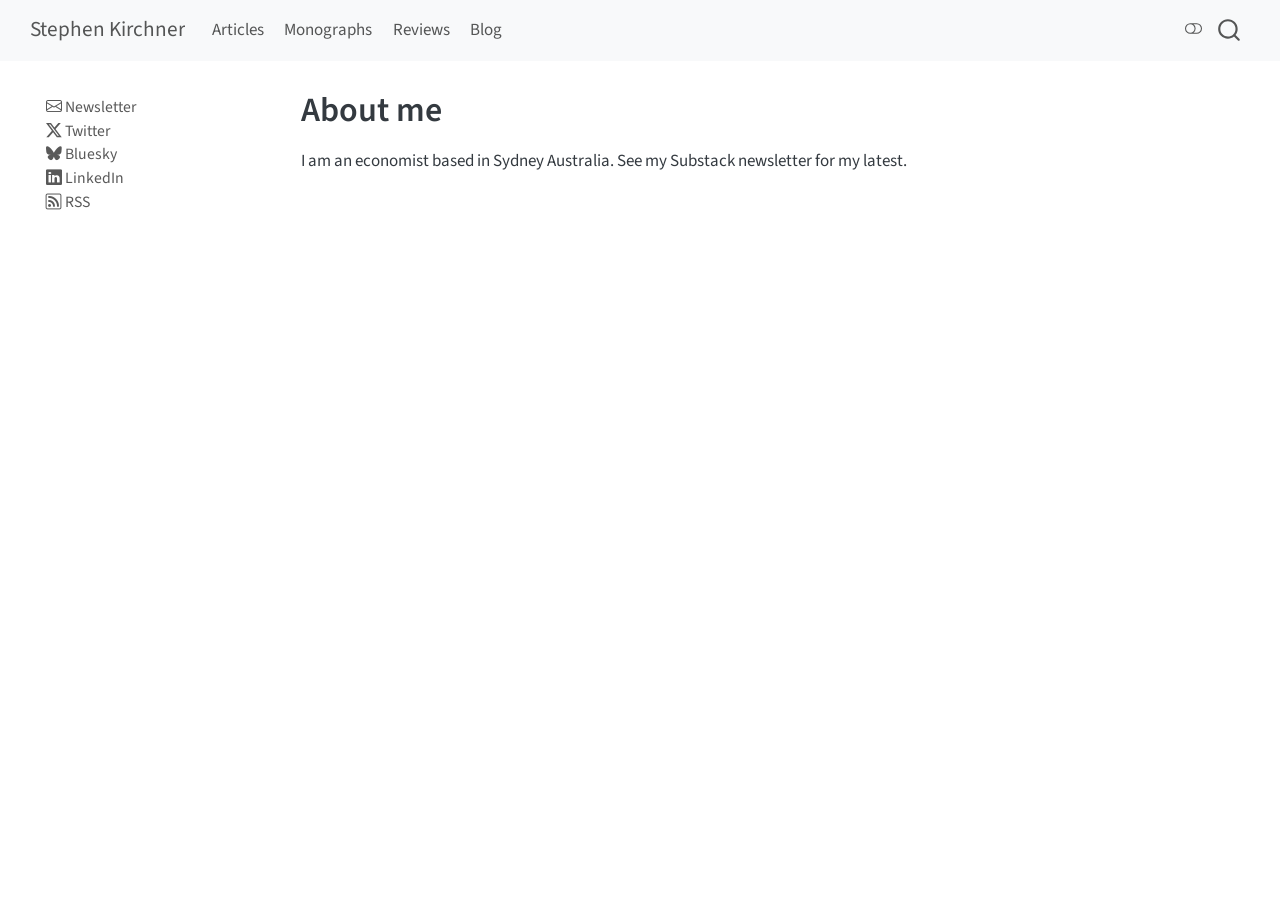
<file: index.html>
<!DOCTYPE html>
<html xmlns="http://www.w3.org/1999/xhtml" lang="en" xml:lang="en"><head>

<meta charset="utf-8">
<meta name="generator" content="quarto-1.10.18">

<meta name="viewport" content="width=device-width, initial-scale=1.0, user-scalable=yes">


<title>About me – Stephen Kirchner</title>
<style>
/* Default styles provided by pandoc.
** See https://pandoc.org/MANUAL.html#variables-for-html for config info.
*/
span.smallcaps{font-variant: small-caps;}
div.columns{display: flex; gap: 1.5em;}
div.column{flex: auto;}
@media screen {
div.columns{gap: min(4vw, 1.5em);}
div.column{overflow-x: auto;}
}
div.hanging-indent{margin-left: 1.5em; text-indent: -1.5em;}
ul.task-list{list-style: none;}
ul.task-list li input[type="checkbox"] {
  width: 0.8em;
  margin: 0 0.8em 0.2em -1em; /* quarto-specific, see https://github.com/quarto-dev/quarto-cli/issues/4556 */ 
  vertical-align: middle;
}
</style>


<script src="site_libs/quarto-nav/quarto-nav.js"></script>
<script src="site_libs/quarto-nav/headroom.min.js"></script>
<script src="site_libs/clipboard/clipboard.min.js"></script>
<script src="site_libs/quarto-search/autocomplete.umd.js"></script>
<script src="site_libs/quarto-search/fuse.min.js"></script>
<script src="site_libs/quarto-search/quarto-search.js"></script>
<meta name="quarto:offset" content="./">
<script src="site_libs/quarto-html/quarto.js" type="module"></script>
<script src="site_libs/quarto-html/tabsets/tabsets.js" type="module"></script>
<script src="site_libs/quarto-html/popper.min.js"></script>
<script src="site_libs/quarto-html/tippy.umd.min.js"></script>
<script src="site_libs/quarto-html/anchor.min.js"></script>
<link href="site_libs/quarto-html/tippy.css" rel="stylesheet">
<link href="site_libs/quarto-html/quarto-syntax-highlighting-64a204ab8560d761af7679ceaba22944.css" rel="stylesheet" class="quarto-color-scheme" id="quarto-text-highlighting-styles">
<link href="site_libs/quarto-html/quarto-syntax-highlighting-dark-b85bc7c33db8c58e0ec93c3465666fed.css" rel="stylesheet" class="quarto-color-scheme quarto-color-alternate" id="quarto-text-highlighting-styles">
<link href="site_libs/quarto-html/quarto-syntax-highlighting-64a204ab8560d761af7679ceaba22944.css" rel="stylesheet" class="quarto-color-scheme-extra" id="quarto-text-highlighting-styles">
<script src="site_libs/bootstrap/bootstrap.min.js"></script>
<link href="site_libs/bootstrap/bootstrap-icons.css" rel="stylesheet">
<link href="site_libs/bootstrap/bootstrap-172ba59bd5e0b52282274ba0c0cc16fc.min.css" rel="stylesheet" append-hash="true" class="quarto-color-scheme" id="quarto-bootstrap" data-mode="light">
<link href="site_libs/bootstrap/bootstrap-dark-8b348f4b4b74a528bf910da1e8c5139e.min.css" rel="stylesheet" append-hash="true" class="quarto-color-scheme quarto-color-alternate" id="quarto-bootstrap" data-mode="dark">
<link href="site_libs/bootstrap/bootstrap-172ba59bd5e0b52282274ba0c0cc16fc.min.css" rel="stylesheet" append-hash="true" class="quarto-color-scheme-extra" id="quarto-bootstrap" data-mode="light">
<script id="quarto-search-options" type="application/json">{
  "location": "navbar",
  "copy-button": false,
  "collapse-after": 3,
  "panel-placement": "end",
  "type": "overlay",
  "limit": 50,
  "keyboard-shortcut": [
    "f",
    "/",
    "s"
  ],
  "show-item-context": false,
  "language": {
    "search-no-results-text": "No results",
    "search-matching-documents-text": "matching documents",
    "search-copy-link-title": "Copy link to search",
    "search-hide-matches-text": "Hide additional matches",
    "search-more-match-text": "more match in this document",
    "search-more-matches-text": "more matches in this document",
    "search-clear-button-title": "Clear",
    "search-text-placeholder": "",
    "search-detached-cancel-button-title": "Cancel",
    "search-submit-button-title": "Submit",
    "search-label": "Search"
  }
}</script>


<link rel="stylesheet" href="styles.css">
</head>

<body class="nav-sidebar floating nav-fixed quarto-light"><script id="quarto-html-before-body" type="application/javascript">
    const toggleBodyColorMode = (bsSheetEl) => {
      const mode = bsSheetEl.getAttribute("data-mode");
      const bodyEl = window.document.querySelector("body");
      if (mode === "dark") {
        bodyEl.classList.add("quarto-dark");
        bodyEl.classList.remove("quarto-light");
      } else {
        bodyEl.classList.add("quarto-light");
        bodyEl.classList.remove("quarto-dark");
      }
    }
    const toggleBodyColorPrimary = () => {
      const bsSheetEl = window.document.querySelector("link#quarto-bootstrap:not([rel=disabled-stylesheet])");
      if (bsSheetEl) {
        toggleBodyColorMode(bsSheetEl);
      }
    }
    const setColorSchemeToggle = (alternate) => {
      const toggles = window.document.querySelectorAll('.quarto-color-scheme-toggle');
      for (let i=0; i < toggles.length; i++) {
        const toggle = toggles[i];
        if (toggle) {
          if (alternate) {
            toggle.classList.add("alternate");
          } else {
            toggle.classList.remove("alternate");
          }
        }
      }
    };
    const toggleColorMode = (alternate) => {
      // Switch the stylesheets
      const primaryStylesheets = window.document.querySelectorAll('link.quarto-color-scheme:not(.quarto-color-alternate)');
      const alternateStylesheets = window.document.querySelectorAll('link.quarto-color-scheme.quarto-color-alternate');
      manageTransitions('#quarto-margin-sidebar .nav-link', false);
      if (alternate) {
        // note: dark is layered on light, we don't disable primary!
        enableStylesheet(alternateStylesheets);
        for (const sheetNode of alternateStylesheets) {
          if (sheetNode.id === "quarto-bootstrap") {
            toggleBodyColorMode(sheetNode);
          }
        }
      } else {
        disableStylesheet(alternateStylesheets);
        enableStylesheet(primaryStylesheets)
        toggleBodyColorPrimary();
      }
      manageTransitions('#quarto-margin-sidebar .nav-link', true);
      // Switch the toggles
      setColorSchemeToggle(alternate)
      // Hack to workaround the fact that safari doesn't
      // properly recolor the scrollbar when toggling (#1455)
      if (navigator.userAgent.indexOf('Safari') > 0 && navigator.userAgent.indexOf('Chrome') == -1) {
        manageTransitions("body", false);
        window.scrollTo(0, 1);
        setTimeout(() => {
          window.scrollTo(0, 0);
          manageTransitions("body", true);
        }, 40);
      }
    }
    const disableStylesheet = (stylesheets) => {
      for (let i=0; i < stylesheets.length; i++) {
        const stylesheet = stylesheets[i];
        stylesheet.rel = 'disabled-stylesheet';
      }
    }
    const enableStylesheet = (stylesheets) => {
      for (let i=0; i < stylesheets.length; i++) {
        const stylesheet = stylesheets[i];
        if(stylesheet.rel !== 'stylesheet') { // for Chrome, which will still FOUC without this check
          stylesheet.rel = 'stylesheet';
        }
      }
    }
    const manageTransitions = (selector, allowTransitions) => {
      const els = window.document.querySelectorAll(selector);
      for (let i=0; i < els.length; i++) {
        const el = els[i];
        if (allowTransitions) {
          el.classList.remove('notransition');
        } else {
          el.classList.add('notransition');
        }
      }
    }
    const isFileUrl = () => {
      return window.location.protocol === 'file:';
    }
    const hasAlternateSentinel = () => {
      let styleSentinel = getColorSchemeSentinel();
      if (styleSentinel !== null) {
        return styleSentinel === "alternate";
      } else {
        return false;
      }
    }
    const setStyleSentinel = (alternate) => {
      const value = alternate ? "alternate" : "default";
      if (!isFileUrl()) {
        window.localStorage.setItem("quarto-color-scheme", value);
      } else {
        localAlternateSentinel = value;
      }
    }
    const getColorSchemeSentinel = () => {
      if (!isFileUrl()) {
        const storageValue = window.localStorage.getItem("quarto-color-scheme");
        return storageValue != null ? storageValue : localAlternateSentinel;
      } else {
        return localAlternateSentinel;
      }
    }
    const toggleGiscusIfUsed = (isAlternate, darkModeDefault) => {
      const baseTheme = document.querySelector('#giscus-base-theme')?.value ?? 'light';
      const alternateTheme = document.querySelector('#giscus-alt-theme')?.value ?? 'dark';
      let newTheme = '';
      if(authorPrefersDark) {
        newTheme = isAlternate ? baseTheme : alternateTheme;
      } else {
        newTheme = isAlternate ? alternateTheme : baseTheme;
      }
      const changeGiscusTheme = () => {
        // From: https://github.com/giscus/giscus/issues/336
        const sendMessage = (message) => {
          const iframe = document.querySelector('iframe.giscus-frame');
          if (!iframe) return;
          iframe.contentWindow.postMessage({ giscus: message }, 'https://giscus.app');
        }
        sendMessage({
          setConfig: {
            theme: newTheme
          }
        });
      }
      const isGiscussLoaded = window.document.querySelector('iframe.giscus-frame') !== null;
      if (isGiscussLoaded) {
        changeGiscusTheme();
      }
    };
    const authorPrefersDark = false;
    const darkModeDefault = authorPrefersDark;
      document.querySelector('link#quarto-text-highlighting-styles.quarto-color-scheme-extra').rel = 'disabled-stylesheet';
      document.querySelector('link#quarto-bootstrap.quarto-color-scheme-extra').rel = 'disabled-stylesheet';
    let localAlternateSentinel = darkModeDefault ? 'alternate' : 'default';
    // Dark / light mode switch
    window.quartoToggleColorScheme = () => {
      // Read the current dark / light value
      let toAlternate = !hasAlternateSentinel();
      toggleColorMode(toAlternate);
      setStyleSentinel(toAlternate);
      toggleGiscusIfUsed(toAlternate, darkModeDefault);
      window.dispatchEvent(new Event('resize'));
    };
    // Switch to dark mode if need be
    if (hasAlternateSentinel()) {
      toggleColorMode(true);
    } else {
      toggleColorMode(false);
    }
  </script>

<div id="quarto-search-results"></div>
  <header id="quarto-header" class="headroom fixed-top">
    <nav class="navbar navbar-expand-lg " data-bs-theme="dark">
      <div class="navbar-container container-fluid">
      <div class="navbar-brand-container mx-auto">
    <a class="navbar-brand" href="./index.html">
    <span class="navbar-title">Stephen Kirchner</span>
    </a>
  </div>
            <div id="quarto-search" class="" title="Search"></div>
          <button class="navbar-toggler" type="button" data-bs-toggle="collapse" data-bs-target="#navbarCollapse" aria-controls="navbarCollapse" role="menu" aria-expanded="false" aria-label="Toggle navigation" onclick="if (window.quartoToggleHeadroom) { window.quartoToggleHeadroom(); }">
  <span class="navbar-toggler-icon"></span>
</button>
          <div class="collapse navbar-collapse" id="navbarCollapse">
            <ul class="navbar-nav navbar-nav-scroll me-auto">
  <li class="nav-item">
    <a class="nav-link" href="./articles.html"> 
<span class="menu-text">Articles</span></a>
  </li>  
  <li class="nav-item">
    <a class="nav-link" href="./monographs.html"> 
<span class="menu-text">Monographs</span></a>
  </li>  
  <li class="nav-item">
    <a class="nav-link" href="./reviews.html"> 
<span class="menu-text">Reviews</span></a>
  </li>  
  <li class="nav-item">
    <a class="nav-link" href="./blog.html"> 
<span class="menu-text">Blog</span></a>
  </li>  
</ul>
          </div> <!-- /navcollapse -->
            <div class="quarto-navbar-tools">
  <a href="" class="quarto-color-scheme-toggle quarto-navigation-tool  px-1" onclick="window.quartoToggleColorScheme(); return false;" title="Toggle dark mode"><i class="bi"></i></a>
</div>
      </div> <!-- /container-fluid -->
    </nav>
  <nav class="quarto-secondary-nav">
    <div class="container-fluid d-flex">
      <button type="button" class="quarto-btn-toggle btn" data-bs-toggle="collapse" role="button" data-bs-target=".quarto-sidebar-collapse-item" aria-controls="quarto-sidebar" aria-expanded="false" aria-label="Toggle sidebar navigation" onclick="if (window.quartoToggleHeadroom) { window.quartoToggleHeadroom(); }">
        <i class="bi bi-layout-text-sidebar-reverse"></i>
      </button>
        <nav class="quarto-page-breadcrumbs" aria-label="breadcrumb"><ol class="breadcrumb"><li class="breadcrumb-item">About me</li></ol></nav>
        <a class="flex-grow-1" role="navigation" data-bs-toggle="collapse" data-bs-target=".quarto-sidebar-collapse-item" aria-controls="quarto-sidebar" aria-expanded="false" aria-label="Toggle sidebar navigation" onclick="if (window.quartoToggleHeadroom) { window.quartoToggleHeadroom(); }">      
        </a>
    </div>
  </nav>
</header>
<!-- content -->
<div id="quarto-content" class="quarto-container page-columns page-rows-contents page-layout-article page-navbar">
<!-- sidebar -->
  <nav id="quarto-sidebar" class="sidebar collapse collapse-horizontal quarto-sidebar-collapse-item sidebar-navigation floating overflow-auto">
    <div class="sidebar-menu-container"> 
    <ul class="list-unstyled mt-1">
        <li class="sidebar-item">
  <div class="sidebar-item-container"> 
  <a href="https://stephenkirchner.substack.com" class="sidebar-item-text sidebar-link"><i class="bi bi-envelope" role="img">
</i> 
 <span class="menu-text">Newsletter</span></a>
  </div>
</li>
        <li class="sidebar-item">
  <div class="sidebar-item-container"> 
  <a href="https://x.com/insteconomics" class="sidebar-item-text sidebar-link"><i class="bi bi-twitter-x" role="img">
</i> 
 <span class="menu-text">Twitter</span></a>
  </div>
</li>
        <li class="sidebar-item">
  <div class="sidebar-item-container"> 
  <a href="https://bsky.app/profile/insteconomics.bsky.social" class="sidebar-item-text sidebar-link"><i class="bi bi-bluesky" role="img">
</i> 
 <span class="menu-text">Bluesky</span></a>
  </div>
</li>
        <li class="sidebar-item">
  <div class="sidebar-item-container"> 
  <a href="https://www.linkedin.com/in/stephen-kirchner-6533994a" class="sidebar-item-text sidebar-link"><i class="bi bi-linkedin" role="img">
</i> 
 <span class="menu-text">LinkedIn</span></a>
  </div>
</li>
        <li class="sidebar-item">
  <div class="sidebar-item-container"> 
  <a href="./blog.xml" class="sidebar-item-text sidebar-link"><i class="bi bi-rss" role="img">
</i> 
 <span class="menu-text">RSS</span></a>
  </div>
</li>
    </ul>
    </div>
</nav>
<div id="quarto-sidebar-glass" class="quarto-sidebar-collapse-item" data-bs-toggle="collapse" data-bs-target=".quarto-sidebar-collapse-item"></div>
<!-- margin-sidebar -->
    <div id="quarto-margin-sidebar" class="sidebar margin-sidebar zindex-bottom">
        
    </div>
<!-- main -->
<main class="content" id="quarto-document-content">


<header id="title-block-header" class="quarto-title-block default">
<div class="quarto-title">
<h1 class="title">About me</h1>
</div>



<div class="quarto-title-meta">

    
  
    
  </div>
  


</header>


<p>I am an economist based in Sydney Australia. See my Substack newsletter for my latest.</p>



</main> <!-- /main -->
<script id="quarto-html-after-body" type="application/javascript">
  window.document.addEventListener("DOMContentLoaded", function (event) {
    // Ensure there is a toggle, if there isn't float one in the top right
    if (window.document.querySelector('.quarto-color-scheme-toggle') === null) {
      const a = window.document.createElement('a');
      a.classList.add('top-right');
      a.classList.add('quarto-color-scheme-toggle');
      a.href = "";
      a.onclick = function() { try { window.quartoToggleColorScheme(); } catch {} return false; };
      const i = window.document.createElement("i");
      i.classList.add('bi');
      a.appendChild(i);
      window.document.body.appendChild(a);
    }
    setColorSchemeToggle(hasAlternateSentinel())
    const icon = "";
    const anchorJS = new window.AnchorJS();
    anchorJS.options = {
      placement: 'right',
      icon: icon
    };
    anchorJS.add('.anchored');
    const isCodeAnnotation = (el) => {
      for (const clz of el.classList) {
        if (clz.startsWith('code-annotation-')) {                     
          return true;
        }
      }
      return false;
    }
    const onCopySuccess = function(e) {
      // button target
      const button = e.trigger;
      // don't keep focus
      button.blur();
      // flash "checked"
      button.classList.add('code-copy-button-checked');
      var currentTitle = button.getAttribute("title");
      button.setAttribute("title", "Copied!");
      let tooltip;
      if (window.bootstrap) {
        button.setAttribute("data-bs-toggle", "tooltip");
        button.setAttribute("data-bs-placement", "left");
        button.setAttribute("data-bs-title", "Copied!");
        tooltip = new bootstrap.Tooltip(button, 
          { trigger: "manual", 
            customClass: "code-copy-button-tooltip",
            offset: [0, -8]});
        tooltip.show();    
      }
      setTimeout(function() {
        if (tooltip) {
          tooltip.hide();
          button.removeAttribute("data-bs-title");
          button.removeAttribute("data-bs-toggle");
          button.removeAttribute("data-bs-placement");
        }
        button.setAttribute("title", currentTitle);
        button.classList.remove('code-copy-button-checked');
      }, 1000);
      // clear code selection
      e.clearSelection();
    }
    const getTextToCopy = function(trigger) {
      const outerScaffold = trigger.parentElement.cloneNode(true);
      const codeEl = outerScaffold.querySelector('code');
      for (const childEl of codeEl.children) {
        if (isCodeAnnotation(childEl)) {
          childEl.remove();
        }
      }
      return codeEl.innerText;
    }
    const clipboard = new window.ClipboardJS('.code-copy-button:not([data-in-quarto-modal])', {
      text: getTextToCopy
    });
    clipboard.on('success', onCopySuccess);
    if (window.document.getElementById('quarto-embedded-source-code-modal')) {
      const clipboardModal = new window.ClipboardJS('.code-copy-button[data-in-quarto-modal]', {
        text: getTextToCopy,
        container: window.document.getElementById('quarto-embedded-source-code-modal')
      });
      clipboardModal.on('success', onCopySuccess);
    }
      var localhostRegex = new RegExp(/^(?:http|https):\/\/localhost\:?[0-9]*\//);
      var mailtoRegex = new RegExp(/^mailto:/);
        var filterRegex = new RegExp("https:\/\/stephenkirchner\.github\.io");
      var isInternal = (href) => {
          return filterRegex.test(href) || localhostRegex.test(href) || mailtoRegex.test(href);
      }
      // Inspect non-navigation links and adorn them if external
     var links = window.document.querySelectorAll('a[href]:not(.nav-link):not(.navbar-brand):not(.toc-action):not(.sidebar-link):not(.sidebar-item-toggle):not(.pagination-link):not(.no-external):not([aria-hidden]):not(.dropdown-item):not(.quarto-navigation-tool):not(.about-link)');
      for (var i=0; i<links.length; i++) {
        const link = links[i];
        if (!isInternal(link.href)) {
          // undo the damage that might have been done by quarto-nav.js in the case of
          // links that we want to consider external
          if (link.dataset.originalHref !== undefined) {
            link.href = link.dataset.originalHref;
          }
        }
      }
    function tippyHover(el, contentFn, onTriggerFn, onUntriggerFn) {
      const config = {
        allowHTML: true,
        maxWidth: 500,
        delay: 100,
        arrow: false,
        appendTo: function(el) {
            return el.parentElement;
        },
        interactive: true,
        interactiveBorder: 10,
        theme: 'quarto',
        placement: 'bottom-start',
      };
      if (contentFn) {
        config.content = contentFn;
      }
      if (onTriggerFn) {
        config.onTrigger = onTriggerFn;
      }
      if (onUntriggerFn) {
        config.onUntrigger = onUntriggerFn;
      }
      window.tippy(el, config); 
    }
    const noterefs = window.document.querySelectorAll('a[role="doc-noteref"]');
    for (var i=0; i<noterefs.length; i++) {
      const ref = noterefs[i];
      tippyHover(ref, function() {
        // use id or data attribute instead here
        let href = ref.getAttribute('data-footnote-href') || ref.getAttribute('href');
        try { href = new URL(href).hash; } catch {}
        const id = href.replace(/^#\/?/, "");
        const note = window.document.getElementById(id);
        if (note) {
          return note.innerHTML;
        } else {
          return "";
        }
      });
    }
    const xrefs = window.document.querySelectorAll('a.quarto-xref');
    const processXRef = (id, note) => {
      // Strip column container classes
      const stripColumnClz = (el) => {
        el.classList.remove("page-full", "page-columns");
        if (el.children) {
          for (const child of el.children) {
            stripColumnClz(child);
          }
        }
      }
      stripColumnClz(note)
      if (id === null || id.startsWith('sec-')) {
        // Special case sections, only their first couple elements
        const container = document.createElement("div");
        if (note.children && note.children.length > 2) {
          container.appendChild(note.children[0].cloneNode(true));
          for (let i = 1; i < note.children.length; i++) {
            const child = note.children[i];
            if (child.tagName === "P" && child.innerText === "") {
              continue;
            } else {
              container.appendChild(child.cloneNode(true));
              break;
            }
          }
          if (window.Quarto?.typesetMath) {
            window.Quarto.typesetMath(container);
          }
          return container.innerHTML
        } else {
          if (window.Quarto?.typesetMath) {
            window.Quarto.typesetMath(note);
          }
          return note.innerHTML;
        }
      } else {
        // Remove any anchor links if they are present
        const anchorLink = note.querySelector('a.anchorjs-link');
        if (anchorLink) {
          anchorLink.remove();
        }
        if (window.Quarto?.typesetMath) {
          window.Quarto.typesetMath(note);
        }
        if (note.classList.contains("callout")) {
          return note.outerHTML;
        } else {
          return note.innerHTML;
        }
      }
    }
    for (var i=0; i<xrefs.length; i++) {
      const xref = xrefs[i];
      tippyHover(xref, undefined, function(instance) {
        instance.disable();
        let url = xref.getAttribute('href');
        let hash = undefined; 
        if (url.startsWith('#')) {
          hash = url;
        } else {
          try { hash = new URL(url).hash; } catch {}
        }
        if (hash) {
          const id = hash.replace(/^#\/?/, "");
          const note = window.document.getElementById(id);
          if (note !== null) {
            try {
              const html = processXRef(id, note.cloneNode(true));
              instance.setContent(html);
            } finally {
              instance.enable();
              instance.show();
            }
          } else {
            // See if we can fetch this
            fetch(url.split('#')[0])
            .then(res => res.text())
            .then(html => {
              const parser = new DOMParser();
              const htmlDoc = parser.parseFromString(html, "text/html");
              const note = htmlDoc.getElementById(id);
              if (note !== null) {
                const html = processXRef(id, note);
                instance.setContent(html);
              } 
            }).finally(() => {
              instance.enable();
              instance.show();
            });
          }
        } else {
          // See if we can fetch a full url (with no hash to target)
          // This is a special case and we should probably do some content thinning / targeting
          fetch(url)
          .then(res => res.text())
          .then(html => {
            const parser = new DOMParser();
            const htmlDoc = parser.parseFromString(html, "text/html");
            const note = htmlDoc.querySelector('main.content');
            if (note !== null) {
              // This should only happen for chapter cross references
              // (since there is no id in the URL)
              // remove the first header
              if (note.children.length > 0 && note.children[0].tagName === "HEADER") {
                note.children[0].remove();
              }
              const html = processXRef(null, note);
              instance.setContent(html);
            } 
          }).finally(() => {
            instance.enable();
            instance.show();
          });
        }
      }, function(instance) {
      });
    }
        let selectedAnnoteEl;
        const selectorForAnnotation = ( cell, annotation) => {
          let cellAttr = 'data-code-cell="' + cell + '"';
          let lineAttr = 'data-code-annotation="' +  annotation + '"';
          const selector = 'span[' + cellAttr + '][' + lineAttr + ']';
          return selector;
        }
        const selectCodeLines = (annoteEl) => {
          const doc = window.document;
          const targetCell = annoteEl.getAttribute("data-target-cell");
          const targetAnnotation = annoteEl.getAttribute("data-target-annotation");
          const annoteSpan = window.document.querySelector(selectorForAnnotation(targetCell, targetAnnotation));
          const lines = annoteSpan.getAttribute("data-code-lines").split(",");
          const lineIds = lines.map((line) => {
            return targetCell + "-" + line;
          })
          let top = null;
          let height = null;
          let parent = null;
          if (lineIds.length > 0) {
              //compute the position of the single el (top and bottom and make a div)
              const el = window.document.getElementById(lineIds[0]);
              top = el.offsetTop;
              height = el.offsetHeight;
              parent = el.parentElement.parentElement;
            if (lineIds.length > 1) {
              const lastEl = window.document.getElementById(lineIds[lineIds.length - 1]);
              const bottom = lastEl.offsetTop + lastEl.offsetHeight;
              height = bottom - top;
            }
            if (top !== null && height !== null && parent !== null) {
              // cook up a div (if necessary) and position it 
              let div = window.document.getElementById("code-annotation-line-highlight");
              if (div === null) {
                div = window.document.createElement("div");
                div.setAttribute("id", "code-annotation-line-highlight");
                div.style.position = 'absolute';
                parent.appendChild(div);
              }
              div.style.top = top - 2 + "px";
              div.style.height = height + 4 + "px";
              div.style.left = 0;
              let gutterDiv = window.document.getElementById("code-annotation-line-highlight-gutter");
              if (gutterDiv === null) {
                gutterDiv = window.document.createElement("div");
                gutterDiv.setAttribute("id", "code-annotation-line-highlight-gutter");
                gutterDiv.style.position = 'absolute';
                const codeCell = window.document.getElementById(targetCell);
                const gutter = codeCell.querySelector('.code-annotation-gutter');
                gutter.appendChild(gutterDiv);
              }
              gutterDiv.style.top = top - 2 + "px";
              gutterDiv.style.height = height + 4 + "px";
            }
            selectedAnnoteEl = annoteEl;
          }
        };
        const unselectCodeLines = () => {
          const elementsIds = ["code-annotation-line-highlight", "code-annotation-line-highlight-gutter"];
          elementsIds.forEach((elId) => {
            const div = window.document.getElementById(elId);
            if (div) {
              div.remove();
            }
          });
          selectedAnnoteEl = undefined;
        };
          // Handle positioning of the toggle
      window.addEventListener(
        "resize",
        throttle(() => {
          elRect = undefined;
          if (selectedAnnoteEl) {
            selectCodeLines(selectedAnnoteEl);
          }
        }, 10)
      );
      function throttle(fn, ms) {
      let throttle = false;
      let timer;
        return (...args) => {
          if(!throttle) { // first call gets through
              fn.apply(this, args);
              throttle = true;
          } else { // all the others get throttled
              if(timer) clearTimeout(timer); // cancel #2
              timer = setTimeout(() => {
                fn.apply(this, args);
                timer = throttle = false;
              }, ms);
          }
        };
      }
        // Attach click handler to the DT
        const annoteDls = window.document.querySelectorAll('dt[data-target-cell]');
        for (const annoteDlNode of annoteDls) {
          annoteDlNode.addEventListener('click', (event) => {
            const clickedEl = event.target;
            if (clickedEl !== selectedAnnoteEl) {
              unselectCodeLines();
              const activeEl = window.document.querySelector('dt[data-target-cell].code-annotation-active');
              if (activeEl) {
                activeEl.classList.remove('code-annotation-active');
              }
              selectCodeLines(clickedEl);
              clickedEl.classList.add('code-annotation-active');
            } else {
              // Unselect the line
              unselectCodeLines();
              clickedEl.classList.remove('code-annotation-active');
            }
          });
        }
    const findCites = (el) => {
      const parentEl = el.parentElement;
      if (parentEl) {
        const cites = parentEl.dataset.cites;
        if (cites) {
          return {
            el,
            cites: cites.split(' ')
          };
        } else {
          return findCites(el.parentElement)
        }
      } else {
        return undefined;
      }
    };
    var bibliorefs = window.document.querySelectorAll('a[role="doc-biblioref"]');
    for (var i=0; i<bibliorefs.length; i++) {
      const ref = bibliorefs[i];
      const citeInfo = findCites(ref);
      if (citeInfo) {
        tippyHover(citeInfo.el, function() {
          var popup = window.document.createElement('div');
          citeInfo.cites.forEach(function(cite) {
            var citeDiv = window.document.createElement('div');
            citeDiv.classList.add('hanging-indent');
            citeDiv.classList.add('csl-entry');
            var biblioDiv = window.document.getElementById('ref-' + cite);
            if (biblioDiv) {
              citeDiv.innerHTML = biblioDiv.innerHTML;
            }
            popup.appendChild(citeDiv);
          });
          return popup.innerHTML;
        });
      }
    }
  });
  </script>
</div> <!-- /content -->




</body></html>
</file>
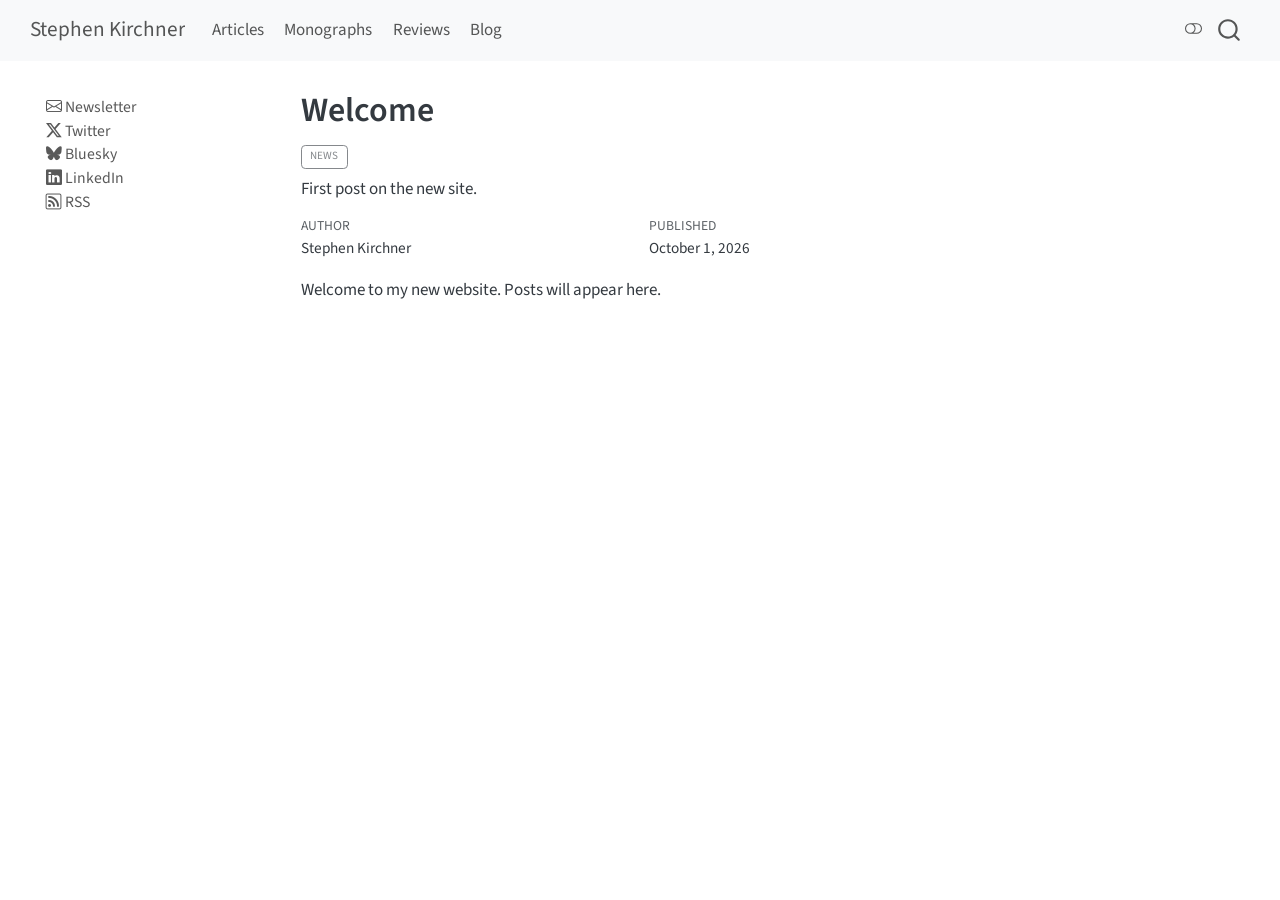
<file: posts/2026-10-01-welcome/index.html>
<!DOCTYPE html>
<html xmlns="http://www.w3.org/1999/xhtml" lang="en" xml:lang="en"><head>

<meta charset="utf-8">
<meta name="generator" content="quarto-1.10.18">

<meta name="viewport" content="width=device-width, initial-scale=1.0, user-scalable=yes">

<meta name="author" content="Stephen Kirchner">
<meta name="dcterms.date" content="2026-10-01">
<meta name="description" content="First post on the new site.">

<title>Welcome – Stephen Kirchner</title>
<style>
/* Default styles provided by pandoc.
** See https://pandoc.org/MANUAL.html#variables-for-html for config info.
*/
span.smallcaps{font-variant: small-caps;}
div.columns{display: flex; gap: 1.5em;}
div.column{flex: auto;}
@media screen {
div.columns{gap: min(4vw, 1.5em);}
div.column{overflow-x: auto;}
}
div.hanging-indent{margin-left: 1.5em; text-indent: -1.5em;}
ul.task-list{list-style: none;}
ul.task-list li input[type="checkbox"] {
  width: 0.8em;
  margin: 0 0.8em 0.2em -1em; /* quarto-specific, see https://github.com/quarto-dev/quarto-cli/issues/4556 */ 
  vertical-align: middle;
}
</style>


<script src="../../site_libs/quarto-nav/quarto-nav.js"></script>
<script src="../../site_libs/quarto-nav/headroom.min.js"></script>
<script src="../../site_libs/clipboard/clipboard.min.js"></script>
<script src="../../site_libs/quarto-search/autocomplete.umd.js"></script>
<script src="../../site_libs/quarto-search/fuse.min.js"></script>
<script src="../../site_libs/quarto-search/quarto-search.js"></script>
<meta name="quarto:offset" content="../../">
<script src="../../site_libs/quarto-html/quarto.js" type="module"></script>
<script src="../../site_libs/quarto-html/tabsets/tabsets.js" type="module"></script>
<script src="../../site_libs/quarto-html/popper.min.js"></script>
<script src="../../site_libs/quarto-html/tippy.umd.min.js"></script>
<script src="../../site_libs/quarto-html/anchor.min.js"></script>
<link href="../../site_libs/quarto-html/tippy.css" rel="stylesheet">
<link href="../../site_libs/quarto-html/quarto-syntax-highlighting-64a204ab8560d761af7679ceaba22944.css" rel="stylesheet" class="quarto-color-scheme" id="quarto-text-highlighting-styles">
<link href="../../site_libs/quarto-html/quarto-syntax-highlighting-dark-b85bc7c33db8c58e0ec93c3465666fed.css" rel="stylesheet" class="quarto-color-scheme quarto-color-alternate" id="quarto-text-highlighting-styles">
<link href="../../site_libs/quarto-html/quarto-syntax-highlighting-64a204ab8560d761af7679ceaba22944.css" rel="stylesheet" class="quarto-color-scheme-extra" id="quarto-text-highlighting-styles">
<script src="../../site_libs/bootstrap/bootstrap.min.js"></script>
<link href="../../site_libs/bootstrap/bootstrap-icons.css" rel="stylesheet">
<link href="../../site_libs/bootstrap/bootstrap-172ba59bd5e0b52282274ba0c0cc16fc.min.css" rel="stylesheet" append-hash="true" class="quarto-color-scheme" id="quarto-bootstrap" data-mode="light">
<link href="../../site_libs/bootstrap/bootstrap-dark-8b348f4b4b74a528bf910da1e8c5139e.min.css" rel="stylesheet" append-hash="true" class="quarto-color-scheme quarto-color-alternate" id="quarto-bootstrap" data-mode="dark">
<link href="../../site_libs/bootstrap/bootstrap-172ba59bd5e0b52282274ba0c0cc16fc.min.css" rel="stylesheet" append-hash="true" class="quarto-color-scheme-extra" id="quarto-bootstrap" data-mode="light">
<script id="quarto-search-options" type="application/json">{
  "location": "navbar",
  "copy-button": false,
  "collapse-after": 3,
  "panel-placement": "end",
  "type": "overlay",
  "limit": 50,
  "keyboard-shortcut": [
    "f",
    "/",
    "s"
  ],
  "show-item-context": false,
  "language": {
    "search-no-results-text": "No results",
    "search-matching-documents-text": "matching documents",
    "search-copy-link-title": "Copy link to search",
    "search-hide-matches-text": "Hide additional matches",
    "search-more-match-text": "more match in this document",
    "search-more-matches-text": "more matches in this document",
    "search-clear-button-title": "Clear",
    "search-text-placeholder": "",
    "search-detached-cancel-button-title": "Cancel",
    "search-submit-button-title": "Submit",
    "search-label": "Search"
  }
}</script>


<link rel="stylesheet" href="../../styles.css">
</head>

<body class="nav-sidebar floating nav-fixed quarto-light"><script id="quarto-html-before-body" type="application/javascript">
    const toggleBodyColorMode = (bsSheetEl) => {
      const mode = bsSheetEl.getAttribute("data-mode");
      const bodyEl = window.document.querySelector("body");
      if (mode === "dark") {
        bodyEl.classList.add("quarto-dark");
        bodyEl.classList.remove("quarto-light");
      } else {
        bodyEl.classList.add("quarto-light");
        bodyEl.classList.remove("quarto-dark");
      }
    }
    const toggleBodyColorPrimary = () => {
      const bsSheetEl = window.document.querySelector("link#quarto-bootstrap:not([rel=disabled-stylesheet])");
      if (bsSheetEl) {
        toggleBodyColorMode(bsSheetEl);
      }
    }
    const setColorSchemeToggle = (alternate) => {
      const toggles = window.document.querySelectorAll('.quarto-color-scheme-toggle');
      for (let i=0; i < toggles.length; i++) {
        const toggle = toggles[i];
        if (toggle) {
          if (alternate) {
            toggle.classList.add("alternate");
          } else {
            toggle.classList.remove("alternate");
          }
        }
      }
    };
    const toggleColorMode = (alternate) => {
      // Switch the stylesheets
      const primaryStylesheets = window.document.querySelectorAll('link.quarto-color-scheme:not(.quarto-color-alternate)');
      const alternateStylesheets = window.document.querySelectorAll('link.quarto-color-scheme.quarto-color-alternate');
      manageTransitions('#quarto-margin-sidebar .nav-link', false);
      if (alternate) {
        // note: dark is layered on light, we don't disable primary!
        enableStylesheet(alternateStylesheets);
        for (const sheetNode of alternateStylesheets) {
          if (sheetNode.id === "quarto-bootstrap") {
            toggleBodyColorMode(sheetNode);
          }
        }
      } else {
        disableStylesheet(alternateStylesheets);
        enableStylesheet(primaryStylesheets)
        toggleBodyColorPrimary();
      }
      manageTransitions('#quarto-margin-sidebar .nav-link', true);
      // Switch the toggles
      setColorSchemeToggle(alternate)
      // Hack to workaround the fact that safari doesn't
      // properly recolor the scrollbar when toggling (#1455)
      if (navigator.userAgent.indexOf('Safari') > 0 && navigator.userAgent.indexOf('Chrome') == -1) {
        manageTransitions("body", false);
        window.scrollTo(0, 1);
        setTimeout(() => {
          window.scrollTo(0, 0);
          manageTransitions("body", true);
        }, 40);
      }
    }
    const disableStylesheet = (stylesheets) => {
      for (let i=0; i < stylesheets.length; i++) {
        const stylesheet = stylesheets[i];
        stylesheet.rel = 'disabled-stylesheet';
      }
    }
    const enableStylesheet = (stylesheets) => {
      for (let i=0; i < stylesheets.length; i++) {
        const stylesheet = stylesheets[i];
        if(stylesheet.rel !== 'stylesheet') { // for Chrome, which will still FOUC without this check
          stylesheet.rel = 'stylesheet';
        }
      }
    }
    const manageTransitions = (selector, allowTransitions) => {
      const els = window.document.querySelectorAll(selector);
      for (let i=0; i < els.length; i++) {
        const el = els[i];
        if (allowTransitions) {
          el.classList.remove('notransition');
        } else {
          el.classList.add('notransition');
        }
      }
    }
    const isFileUrl = () => {
      return window.location.protocol === 'file:';
    }
    const hasAlternateSentinel = () => {
      let styleSentinel = getColorSchemeSentinel();
      if (styleSentinel !== null) {
        return styleSentinel === "alternate";
      } else {
        return false;
      }
    }
    const setStyleSentinel = (alternate) => {
      const value = alternate ? "alternate" : "default";
      if (!isFileUrl()) {
        window.localStorage.setItem("quarto-color-scheme", value);
      } else {
        localAlternateSentinel = value;
      }
    }
    const getColorSchemeSentinel = () => {
      if (!isFileUrl()) {
        const storageValue = window.localStorage.getItem("quarto-color-scheme");
        return storageValue != null ? storageValue : localAlternateSentinel;
      } else {
        return localAlternateSentinel;
      }
    }
    const toggleGiscusIfUsed = (isAlternate, darkModeDefault) => {
      const baseTheme = document.querySelector('#giscus-base-theme')?.value ?? 'light';
      const alternateTheme = document.querySelector('#giscus-alt-theme')?.value ?? 'dark';
      let newTheme = '';
      if(authorPrefersDark) {
        newTheme = isAlternate ? baseTheme : alternateTheme;
      } else {
        newTheme = isAlternate ? alternateTheme : baseTheme;
      }
      const changeGiscusTheme = () => {
        // From: https://github.com/giscus/giscus/issues/336
        const sendMessage = (message) => {
          const iframe = document.querySelector('iframe.giscus-frame');
          if (!iframe) return;
          iframe.contentWindow.postMessage({ giscus: message }, 'https://giscus.app');
        }
        sendMessage({
          setConfig: {
            theme: newTheme
          }
        });
      }
      const isGiscussLoaded = window.document.querySelector('iframe.giscus-frame') !== null;
      if (isGiscussLoaded) {
        changeGiscusTheme();
      }
    };
    const authorPrefersDark = false;
    const darkModeDefault = authorPrefersDark;
      document.querySelector('link#quarto-text-highlighting-styles.quarto-color-scheme-extra').rel = 'disabled-stylesheet';
      document.querySelector('link#quarto-bootstrap.quarto-color-scheme-extra').rel = 'disabled-stylesheet';
    let localAlternateSentinel = darkModeDefault ? 'alternate' : 'default';
    // Dark / light mode switch
    window.quartoToggleColorScheme = () => {
      // Read the current dark / light value
      let toAlternate = !hasAlternateSentinel();
      toggleColorMode(toAlternate);
      setStyleSentinel(toAlternate);
      toggleGiscusIfUsed(toAlternate, darkModeDefault);
      window.dispatchEvent(new Event('resize'));
    };
    // Switch to dark mode if need be
    if (hasAlternateSentinel()) {
      toggleColorMode(true);
    } else {
      toggleColorMode(false);
    }
  </script>

<div id="quarto-search-results"></div>
  <header id="quarto-header" class="headroom fixed-top">
    <nav class="navbar navbar-expand-lg " data-bs-theme="dark">
      <div class="navbar-container container-fluid">
      <div class="navbar-brand-container mx-auto">
    <a class="navbar-brand" href="../../index.html">
    <span class="navbar-title">Stephen Kirchner</span>
    </a>
  </div>
            <div id="quarto-search" class="" title="Search"></div>
          <button class="navbar-toggler" type="button" data-bs-toggle="collapse" data-bs-target="#navbarCollapse" aria-controls="navbarCollapse" role="menu" aria-expanded="false" aria-label="Toggle navigation" onclick="if (window.quartoToggleHeadroom) { window.quartoToggleHeadroom(); }">
  <span class="navbar-toggler-icon"></span>
</button>
          <div class="collapse navbar-collapse" id="navbarCollapse">
            <ul class="navbar-nav navbar-nav-scroll me-auto">
  <li class="nav-item">
    <a class="nav-link" href="../../articles.html"> 
<span class="menu-text">Articles</span></a>
  </li>  
  <li class="nav-item">
    <a class="nav-link" href="../../monographs.html"> 
<span class="menu-text">Monographs</span></a>
  </li>  
  <li class="nav-item">
    <a class="nav-link" href="../../reviews.html"> 
<span class="menu-text">Reviews</span></a>
  </li>  
  <li class="nav-item">
    <a class="nav-link" href="../../blog.html"> 
<span class="menu-text">Blog</span></a>
  </li>  
</ul>
          </div> <!-- /navcollapse -->
            <div class="quarto-navbar-tools">
  <a href="" class="quarto-color-scheme-toggle quarto-navigation-tool  px-1" onclick="window.quartoToggleColorScheme(); return false;" title="Toggle dark mode"><i class="bi"></i></a>
</div>
      </div> <!-- /container-fluid -->
    </nav>
  <nav class="quarto-secondary-nav">
    <div class="container-fluid d-flex">
      <button type="button" class="quarto-btn-toggle btn" data-bs-toggle="collapse" role="button" data-bs-target=".quarto-sidebar-collapse-item" aria-controls="quarto-sidebar" aria-expanded="false" aria-label="Toggle sidebar navigation" onclick="if (window.quartoToggleHeadroom) { window.quartoToggleHeadroom(); }">
        <i class="bi bi-layout-text-sidebar-reverse"></i>
      </button>
        <nav class="quarto-page-breadcrumbs" aria-label="breadcrumb"><ol class="breadcrumb"><li class="breadcrumb-item">Welcome</li></ol></nav>
        <a class="flex-grow-1" role="navigation" data-bs-toggle="collapse" data-bs-target=".quarto-sidebar-collapse-item" aria-controls="quarto-sidebar" aria-expanded="false" aria-label="Toggle sidebar navigation" onclick="if (window.quartoToggleHeadroom) { window.quartoToggleHeadroom(); }">      
        </a>
    </div>
  </nav>
</header>
<!-- content -->
<div id="quarto-content" class="quarto-container page-columns page-rows-contents page-layout-article page-navbar">
<!-- sidebar -->
  <nav id="quarto-sidebar" class="sidebar collapse collapse-horizontal quarto-sidebar-collapse-item sidebar-navigation floating overflow-auto">
    <div class="sidebar-menu-container"> 
    <ul class="list-unstyled mt-1">
        <li class="sidebar-item">
  <div class="sidebar-item-container"> 
  <a href="https://stephenkirchner.substack.com" class="sidebar-item-text sidebar-link"><i class="bi bi-envelope" role="img">
</i> 
 <span class="menu-text">Newsletter</span></a>
  </div>
</li>
        <li class="sidebar-item">
  <div class="sidebar-item-container"> 
  <a href="https://x.com/insteconomics" class="sidebar-item-text sidebar-link"><i class="bi bi-twitter-x" role="img">
</i> 
 <span class="menu-text">Twitter</span></a>
  </div>
</li>
        <li class="sidebar-item">
  <div class="sidebar-item-container"> 
  <a href="https://bsky.app/profile/insteconomics.bsky.social" class="sidebar-item-text sidebar-link"><i class="bi bi-bluesky" role="img">
</i> 
 <span class="menu-text">Bluesky</span></a>
  </div>
</li>
        <li class="sidebar-item">
  <div class="sidebar-item-container"> 
  <a href="https://www.linkedin.com/in/stephen-kirchner-6533994a" class="sidebar-item-text sidebar-link"><i class="bi bi-linkedin" role="img">
</i> 
 <span class="menu-text">LinkedIn</span></a>
  </div>
</li>
        <li class="sidebar-item">
  <div class="sidebar-item-container"> 
  <a href="../../blog.xml" class="sidebar-item-text sidebar-link"><i class="bi bi-rss" role="img">
</i> 
 <span class="menu-text">RSS</span></a>
  </div>
</li>
    </ul>
    </div>
</nav>
<div id="quarto-sidebar-glass" class="quarto-sidebar-collapse-item" data-bs-toggle="collapse" data-bs-target=".quarto-sidebar-collapse-item"></div>
<!-- margin-sidebar -->
    <div id="quarto-margin-sidebar" class="sidebar margin-sidebar zindex-bottom">
        
    </div>
<!-- main -->
<main class="content" id="quarto-document-content">


<header id="title-block-header" class="quarto-title-block default">
<div class="quarto-title">
<h1 class="title">Welcome</h1>
  <div class="quarto-categories">
    <div class="quarto-category">news</div>
  </div>
  </div>

<div>
  <div class="description">
    First post on the new site.
  </div>
</div>


<div class="quarto-title-meta">

    <div>
    <div class="quarto-title-meta-heading">Author</div>
    <div class="quarto-title-meta-contents">
             <p>Stephen Kirchner </p>
          </div>
  </div>
    
    <div>
    <div class="quarto-title-meta-heading">Published</div>
    <div class="quarto-title-meta-contents">
      <p class="date">October 1, 2026</p>
    </div>
  </div>
  
    
  </div>
  


</header>


<p>Welcome to my new website. Posts will appear here.</p>



</main> <!-- /main -->
<script id="quarto-html-after-body" type="application/javascript">
  window.document.addEventListener("DOMContentLoaded", function (event) {
    // Ensure there is a toggle, if there isn't float one in the top right
    if (window.document.querySelector('.quarto-color-scheme-toggle') === null) {
      const a = window.document.createElement('a');
      a.classList.add('top-right');
      a.classList.add('quarto-color-scheme-toggle');
      a.href = "";
      a.onclick = function() { try { window.quartoToggleColorScheme(); } catch {} return false; };
      const i = window.document.createElement("i");
      i.classList.add('bi');
      a.appendChild(i);
      window.document.body.appendChild(a);
    }
    setColorSchemeToggle(hasAlternateSentinel())
    const icon = "";
    const anchorJS = new window.AnchorJS();
    anchorJS.options = {
      placement: 'right',
      icon: icon
    };
    anchorJS.add('.anchored');
    const isCodeAnnotation = (el) => {
      for (const clz of el.classList) {
        if (clz.startsWith('code-annotation-')) {                     
          return true;
        }
      }
      return false;
    }
    const onCopySuccess = function(e) {
      // button target
      const button = e.trigger;
      // don't keep focus
      button.blur();
      // flash "checked"
      button.classList.add('code-copy-button-checked');
      var currentTitle = button.getAttribute("title");
      button.setAttribute("title", "Copied!");
      let tooltip;
      if (window.bootstrap) {
        button.setAttribute("data-bs-toggle", "tooltip");
        button.setAttribute("data-bs-placement", "left");
        button.setAttribute("data-bs-title", "Copied!");
        tooltip = new bootstrap.Tooltip(button, 
          { trigger: "manual", 
            customClass: "code-copy-button-tooltip",
            offset: [0, -8]});
        tooltip.show();    
      }
      setTimeout(function() {
        if (tooltip) {
          tooltip.hide();
          button.removeAttribute("data-bs-title");
          button.removeAttribute("data-bs-toggle");
          button.removeAttribute("data-bs-placement");
        }
        button.setAttribute("title", currentTitle);
        button.classList.remove('code-copy-button-checked');
      }, 1000);
      // clear code selection
      e.clearSelection();
    }
    const getTextToCopy = function(trigger) {
      const outerScaffold = trigger.parentElement.cloneNode(true);
      const codeEl = outerScaffold.querySelector('code');
      for (const childEl of codeEl.children) {
        if (isCodeAnnotation(childEl)) {
          childEl.remove();
        }
      }
      return codeEl.innerText;
    }
    const clipboard = new window.ClipboardJS('.code-copy-button:not([data-in-quarto-modal])', {
      text: getTextToCopy
    });
    clipboard.on('success', onCopySuccess);
    if (window.document.getElementById('quarto-embedded-source-code-modal')) {
      const clipboardModal = new window.ClipboardJS('.code-copy-button[data-in-quarto-modal]', {
        text: getTextToCopy,
        container: window.document.getElementById('quarto-embedded-source-code-modal')
      });
      clipboardModal.on('success', onCopySuccess);
    }
      var localhostRegex = new RegExp(/^(?:http|https):\/\/localhost\:?[0-9]*\//);
      var mailtoRegex = new RegExp(/^mailto:/);
        var filterRegex = new RegExp("https:\/\/stephenkirchner\.github\.io");
      var isInternal = (href) => {
          return filterRegex.test(href) || localhostRegex.test(href) || mailtoRegex.test(href);
      }
      // Inspect non-navigation links and adorn them if external
     var links = window.document.querySelectorAll('a[href]:not(.nav-link):not(.navbar-brand):not(.toc-action):not(.sidebar-link):not(.sidebar-item-toggle):not(.pagination-link):not(.no-external):not([aria-hidden]):not(.dropdown-item):not(.quarto-navigation-tool):not(.about-link)');
      for (var i=0; i<links.length; i++) {
        const link = links[i];
        if (!isInternal(link.href)) {
          // undo the damage that might have been done by quarto-nav.js in the case of
          // links that we want to consider external
          if (link.dataset.originalHref !== undefined) {
            link.href = link.dataset.originalHref;
          }
        }
      }
    function tippyHover(el, contentFn, onTriggerFn, onUntriggerFn) {
      const config = {
        allowHTML: true,
        maxWidth: 500,
        delay: 100,
        arrow: false,
        appendTo: function(el) {
            return el.parentElement;
        },
        interactive: true,
        interactiveBorder: 10,
        theme: 'quarto',
        placement: 'bottom-start',
      };
      if (contentFn) {
        config.content = contentFn;
      }
      if (onTriggerFn) {
        config.onTrigger = onTriggerFn;
      }
      if (onUntriggerFn) {
        config.onUntrigger = onUntriggerFn;
      }
      window.tippy(el, config); 
    }
    const noterefs = window.document.querySelectorAll('a[role="doc-noteref"]');
    for (var i=0; i<noterefs.length; i++) {
      const ref = noterefs[i];
      tippyHover(ref, function() {
        // use id or data attribute instead here
        let href = ref.getAttribute('data-footnote-href') || ref.getAttribute('href');
        try { href = new URL(href).hash; } catch {}
        const id = href.replace(/^#\/?/, "");
        const note = window.document.getElementById(id);
        if (note) {
          return note.innerHTML;
        } else {
          return "";
        }
      });
    }
    const xrefs = window.document.querySelectorAll('a.quarto-xref');
    const processXRef = (id, note) => {
      // Strip column container classes
      const stripColumnClz = (el) => {
        el.classList.remove("page-full", "page-columns");
        if (el.children) {
          for (const child of el.children) {
            stripColumnClz(child);
          }
        }
      }
      stripColumnClz(note)
      if (id === null || id.startsWith('sec-')) {
        // Special case sections, only their first couple elements
        const container = document.createElement("div");
        if (note.children && note.children.length > 2) {
          container.appendChild(note.children[0].cloneNode(true));
          for (let i = 1; i < note.children.length; i++) {
            const child = note.children[i];
            if (child.tagName === "P" && child.innerText === "") {
              continue;
            } else {
              container.appendChild(child.cloneNode(true));
              break;
            }
          }
          if (window.Quarto?.typesetMath) {
            window.Quarto.typesetMath(container);
          }
          return container.innerHTML
        } else {
          if (window.Quarto?.typesetMath) {
            window.Quarto.typesetMath(note);
          }
          return note.innerHTML;
        }
      } else {
        // Remove any anchor links if they are present
        const anchorLink = note.querySelector('a.anchorjs-link');
        if (anchorLink) {
          anchorLink.remove();
        }
        if (window.Quarto?.typesetMath) {
          window.Quarto.typesetMath(note);
        }
        if (note.classList.contains("callout")) {
          return note.outerHTML;
        } else {
          return note.innerHTML;
        }
      }
    }
    for (var i=0; i<xrefs.length; i++) {
      const xref = xrefs[i];
      tippyHover(xref, undefined, function(instance) {
        instance.disable();
        let url = xref.getAttribute('href');
        let hash = undefined; 
        if (url.startsWith('#')) {
          hash = url;
        } else {
          try { hash = new URL(url).hash; } catch {}
        }
        if (hash) {
          const id = hash.replace(/^#\/?/, "");
          const note = window.document.getElementById(id);
          if (note !== null) {
            try {
              const html = processXRef(id, note.cloneNode(true));
              instance.setContent(html);
            } finally {
              instance.enable();
              instance.show();
            }
          } else {
            // See if we can fetch this
            fetch(url.split('#')[0])
            .then(res => res.text())
            .then(html => {
              const parser = new DOMParser();
              const htmlDoc = parser.parseFromString(html, "text/html");
              const note = htmlDoc.getElementById(id);
              if (note !== null) {
                const html = processXRef(id, note);
                instance.setContent(html);
              } 
            }).finally(() => {
              instance.enable();
              instance.show();
            });
          }
        } else {
          // See if we can fetch a full url (with no hash to target)
          // This is a special case and we should probably do some content thinning / targeting
          fetch(url)
          .then(res => res.text())
          .then(html => {
            const parser = new DOMParser();
            const htmlDoc = parser.parseFromString(html, "text/html");
            const note = htmlDoc.querySelector('main.content');
            if (note !== null) {
              // This should only happen for chapter cross references
              // (since there is no id in the URL)
              // remove the first header
              if (note.children.length > 0 && note.children[0].tagName === "HEADER") {
                note.children[0].remove();
              }
              const html = processXRef(null, note);
              instance.setContent(html);
            } 
          }).finally(() => {
            instance.enable();
            instance.show();
          });
        }
      }, function(instance) {
      });
    }
        let selectedAnnoteEl;
        const selectorForAnnotation = ( cell, annotation) => {
          let cellAttr = 'data-code-cell="' + cell + '"';
          let lineAttr = 'data-code-annotation="' +  annotation + '"';
          const selector = 'span[' + cellAttr + '][' + lineAttr + ']';
          return selector;
        }
        const selectCodeLines = (annoteEl) => {
          const doc = window.document;
          const targetCell = annoteEl.getAttribute("data-target-cell");
          const targetAnnotation = annoteEl.getAttribute("data-target-annotation");
          const annoteSpan = window.document.querySelector(selectorForAnnotation(targetCell, targetAnnotation));
          const lines = annoteSpan.getAttribute("data-code-lines").split(",");
          const lineIds = lines.map((line) => {
            return targetCell + "-" + line;
          })
          let top = null;
          let height = null;
          let parent = null;
          if (lineIds.length > 0) {
              //compute the position of the single el (top and bottom and make a div)
              const el = window.document.getElementById(lineIds[0]);
              top = el.offsetTop;
              height = el.offsetHeight;
              parent = el.parentElement.parentElement;
            if (lineIds.length > 1) {
              const lastEl = window.document.getElementById(lineIds[lineIds.length - 1]);
              const bottom = lastEl.offsetTop + lastEl.offsetHeight;
              height = bottom - top;
            }
            if (top !== null && height !== null && parent !== null) {
              // cook up a div (if necessary) and position it 
              let div = window.document.getElementById("code-annotation-line-highlight");
              if (div === null) {
                div = window.document.createElement("div");
                div.setAttribute("id", "code-annotation-line-highlight");
                div.style.position = 'absolute';
                parent.appendChild(div);
              }
              div.style.top = top - 2 + "px";
              div.style.height = height + 4 + "px";
              div.style.left = 0;
              let gutterDiv = window.document.getElementById("code-annotation-line-highlight-gutter");
              if (gutterDiv === null) {
                gutterDiv = window.document.createElement("div");
                gutterDiv.setAttribute("id", "code-annotation-line-highlight-gutter");
                gutterDiv.style.position = 'absolute';
                const codeCell = window.document.getElementById(targetCell);
                const gutter = codeCell.querySelector('.code-annotation-gutter');
                gutter.appendChild(gutterDiv);
              }
              gutterDiv.style.top = top - 2 + "px";
              gutterDiv.style.height = height + 4 + "px";
            }
            selectedAnnoteEl = annoteEl;
          }
        };
        const unselectCodeLines = () => {
          const elementsIds = ["code-annotation-line-highlight", "code-annotation-line-highlight-gutter"];
          elementsIds.forEach((elId) => {
            const div = window.document.getElementById(elId);
            if (div) {
              div.remove();
            }
          });
          selectedAnnoteEl = undefined;
        };
          // Handle positioning of the toggle
      window.addEventListener(
        "resize",
        throttle(() => {
          elRect = undefined;
          if (selectedAnnoteEl) {
            selectCodeLines(selectedAnnoteEl);
          }
        }, 10)
      );
      function throttle(fn, ms) {
      let throttle = false;
      let timer;
        return (...args) => {
          if(!throttle) { // first call gets through
              fn.apply(this, args);
              throttle = true;
          } else { // all the others get throttled
              if(timer) clearTimeout(timer); // cancel #2
              timer = setTimeout(() => {
                fn.apply(this, args);
                timer = throttle = false;
              }, ms);
          }
        };
      }
        // Attach click handler to the DT
        const annoteDls = window.document.querySelectorAll('dt[data-target-cell]');
        for (const annoteDlNode of annoteDls) {
          annoteDlNode.addEventListener('click', (event) => {
            const clickedEl = event.target;
            if (clickedEl !== selectedAnnoteEl) {
              unselectCodeLines();
              const activeEl = window.document.querySelector('dt[data-target-cell].code-annotation-active');
              if (activeEl) {
                activeEl.classList.remove('code-annotation-active');
              }
              selectCodeLines(clickedEl);
              clickedEl.classList.add('code-annotation-active');
            } else {
              // Unselect the line
              unselectCodeLines();
              clickedEl.classList.remove('code-annotation-active');
            }
          });
        }
    const findCites = (el) => {
      const parentEl = el.parentElement;
      if (parentEl) {
        const cites = parentEl.dataset.cites;
        if (cites) {
          return {
            el,
            cites: cites.split(' ')
          };
        } else {
          return findCites(el.parentElement)
        }
      } else {
        return undefined;
      }
    };
    var bibliorefs = window.document.querySelectorAll('a[role="doc-biblioref"]');
    for (var i=0; i<bibliorefs.length; i++) {
      const ref = bibliorefs[i];
      const citeInfo = findCites(ref);
      if (citeInfo) {
        tippyHover(citeInfo.el, function() {
          var popup = window.document.createElement('div');
          citeInfo.cites.forEach(function(cite) {
            var citeDiv = window.document.createElement('div');
            citeDiv.classList.add('hanging-indent');
            citeDiv.classList.add('csl-entry');
            var biblioDiv = window.document.getElementById('ref-' + cite);
            if (biblioDiv) {
              citeDiv.innerHTML = biblioDiv.innerHTML;
            }
            popup.appendChild(citeDiv);
          });
          return popup.innerHTML;
        });
      }
    }
  });
  </script>
</div> <!-- /content -->




</body></html>
</file>
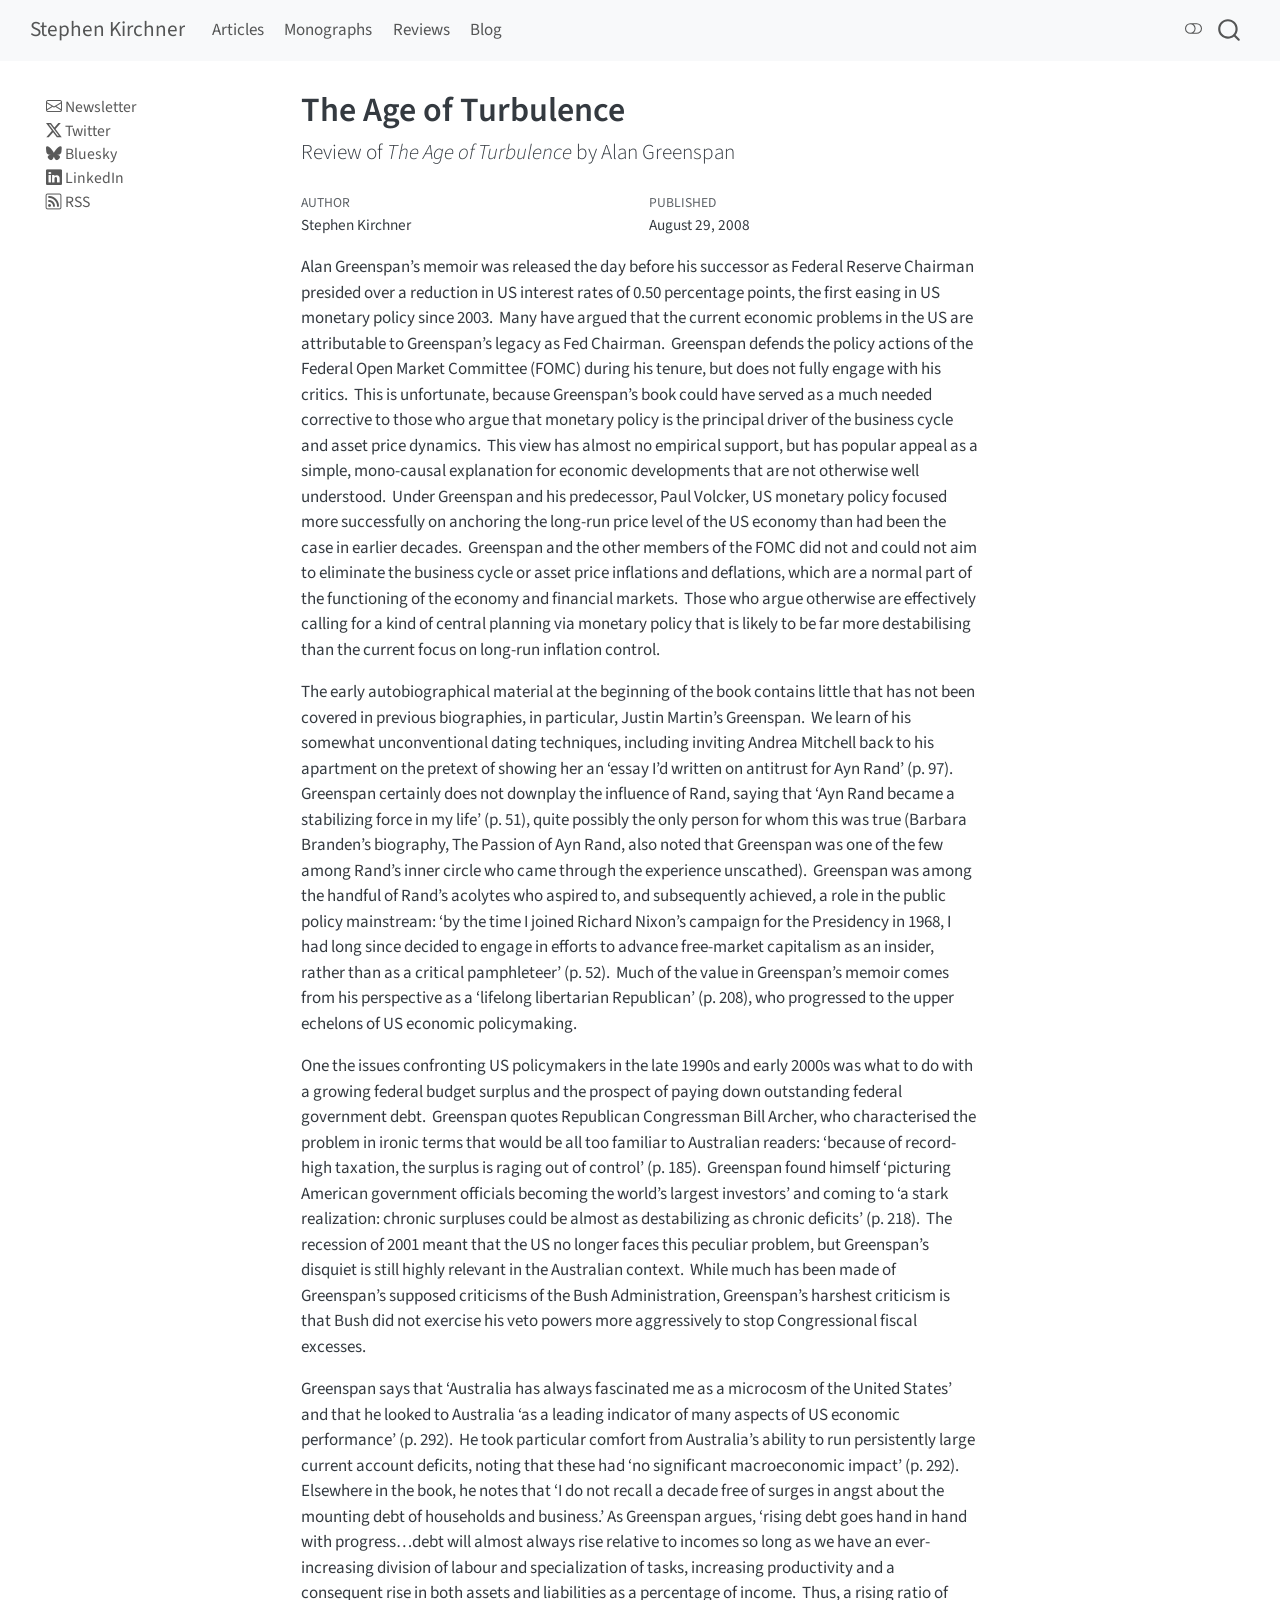
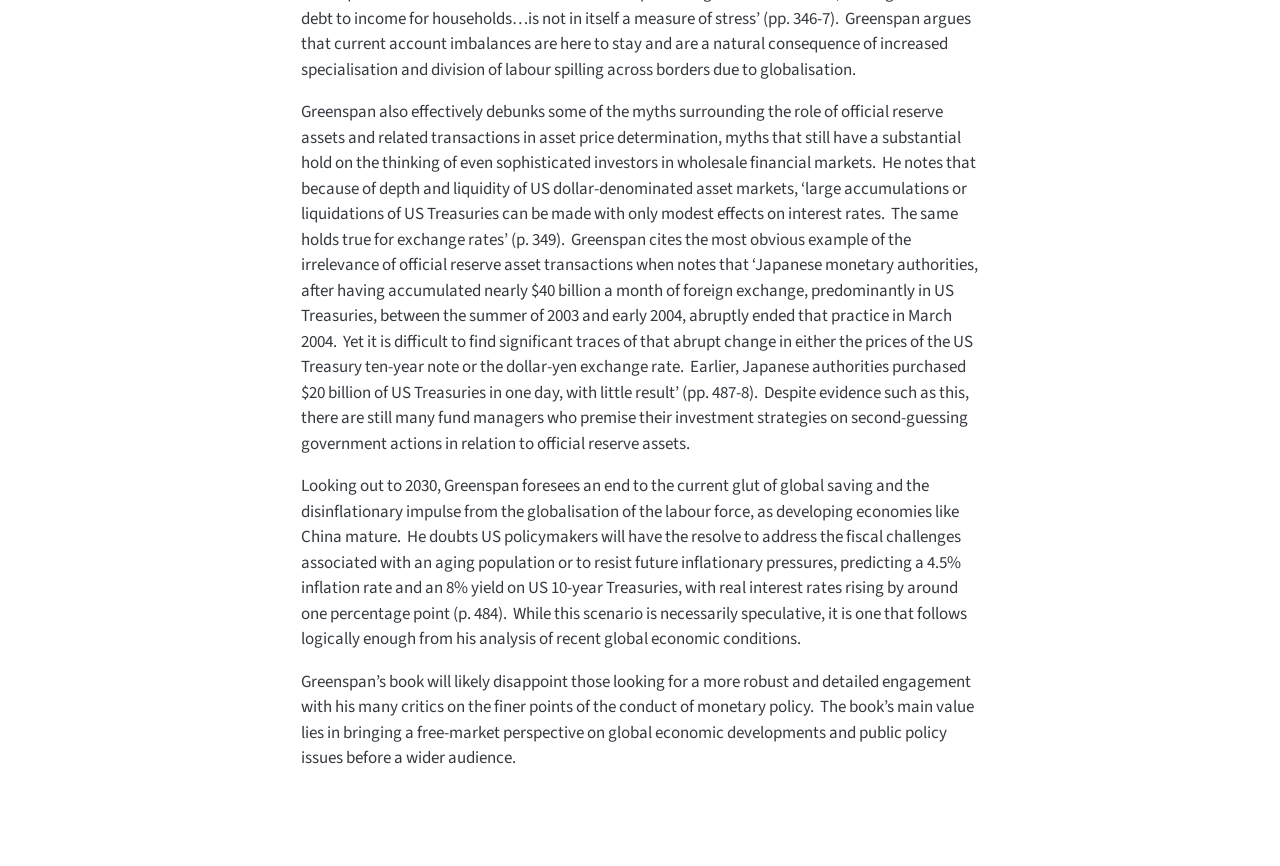
<file: reviews/age-of-turbulence.html>
<!DOCTYPE html>
<html xmlns="http://www.w3.org/1999/xhtml" lang="en" xml:lang="en"><head>

<meta charset="utf-8">
<meta name="generator" content="quarto-1.10.18">

<meta name="viewport" content="width=device-width, initial-scale=1.0, user-scalable=yes">

<meta name="author" content="Stephen Kirchner">
<meta name="dcterms.date" content="2008-08-29">

<title>The Age of Turbulence – Stephen Kirchner</title>
<style>
/* Default styles provided by pandoc.
** See https://pandoc.org/MANUAL.html#variables-for-html for config info.
*/
span.smallcaps{font-variant: small-caps;}
div.columns{display: flex; gap: 1.5em;}
div.column{flex: auto;}
@media screen {
div.columns{gap: min(4vw, 1.5em);}
div.column{overflow-x: auto;}
}
div.hanging-indent{margin-left: 1.5em; text-indent: -1.5em;}
ul.task-list{list-style: none;}
ul.task-list li input[type="checkbox"] {
  width: 0.8em;
  margin: 0 0.8em 0.2em -1em; /* quarto-specific, see https://github.com/quarto-dev/quarto-cli/issues/4556 */ 
  vertical-align: middle;
}
</style>


<script src="../site_libs/quarto-nav/quarto-nav.js"></script>
<script src="../site_libs/quarto-nav/headroom.min.js"></script>
<script src="../site_libs/clipboard/clipboard.min.js"></script>
<script src="../site_libs/quarto-search/autocomplete.umd.js"></script>
<script src="../site_libs/quarto-search/fuse.min.js"></script>
<script src="../site_libs/quarto-search/quarto-search.js"></script>
<meta name="quarto:offset" content="../">
<script src="../site_libs/quarto-html/quarto.js" type="module"></script>
<script src="../site_libs/quarto-html/tabsets/tabsets.js" type="module"></script>
<script src="../site_libs/quarto-html/popper.min.js"></script>
<script src="../site_libs/quarto-html/tippy.umd.min.js"></script>
<script src="../site_libs/quarto-html/anchor.min.js"></script>
<link href="../site_libs/quarto-html/tippy.css" rel="stylesheet">
<link href="../site_libs/quarto-html/quarto-syntax-highlighting-64a204ab8560d761af7679ceaba22944.css" rel="stylesheet" class="quarto-color-scheme" id="quarto-text-highlighting-styles">
<link href="../site_libs/quarto-html/quarto-syntax-highlighting-dark-b85bc7c33db8c58e0ec93c3465666fed.css" rel="stylesheet" class="quarto-color-scheme quarto-color-alternate" id="quarto-text-highlighting-styles">
<link href="../site_libs/quarto-html/quarto-syntax-highlighting-64a204ab8560d761af7679ceaba22944.css" rel="stylesheet" class="quarto-color-scheme-extra" id="quarto-text-highlighting-styles">
<script src="../site_libs/bootstrap/bootstrap.min.js"></script>
<link href="../site_libs/bootstrap/bootstrap-icons.css" rel="stylesheet">
<link href="../site_libs/bootstrap/bootstrap-172ba59bd5e0b52282274ba0c0cc16fc.min.css" rel="stylesheet" append-hash="true" class="quarto-color-scheme" id="quarto-bootstrap" data-mode="light">
<link href="../site_libs/bootstrap/bootstrap-dark-8b348f4b4b74a528bf910da1e8c5139e.min.css" rel="stylesheet" append-hash="true" class="quarto-color-scheme quarto-color-alternate" id="quarto-bootstrap" data-mode="dark">
<link href="../site_libs/bootstrap/bootstrap-172ba59bd5e0b52282274ba0c0cc16fc.min.css" rel="stylesheet" append-hash="true" class="quarto-color-scheme-extra" id="quarto-bootstrap" data-mode="light">
<script id="quarto-search-options" type="application/json">{
  "location": "navbar",
  "copy-button": false,
  "collapse-after": 3,
  "panel-placement": "end",
  "type": "overlay",
  "limit": 50,
  "keyboard-shortcut": [
    "f",
    "/",
    "s"
  ],
  "show-item-context": false,
  "language": {
    "search-no-results-text": "No results",
    "search-matching-documents-text": "matching documents",
    "search-copy-link-title": "Copy link to search",
    "search-hide-matches-text": "Hide additional matches",
    "search-more-match-text": "more match in this document",
    "search-more-matches-text": "more matches in this document",
    "search-clear-button-title": "Clear",
    "search-text-placeholder": "",
    "search-detached-cancel-button-title": "Cancel",
    "search-submit-button-title": "Submit",
    "search-label": "Search"
  }
}</script>


<link rel="stylesheet" href="../styles.css">
</head>

<body class="nav-sidebar floating nav-fixed quarto-light"><script id="quarto-html-before-body" type="application/javascript">
    const toggleBodyColorMode = (bsSheetEl) => {
      const mode = bsSheetEl.getAttribute("data-mode");
      const bodyEl = window.document.querySelector("body");
      if (mode === "dark") {
        bodyEl.classList.add("quarto-dark");
        bodyEl.classList.remove("quarto-light");
      } else {
        bodyEl.classList.add("quarto-light");
        bodyEl.classList.remove("quarto-dark");
      }
    }
    const toggleBodyColorPrimary = () => {
      const bsSheetEl = window.document.querySelector("link#quarto-bootstrap:not([rel=disabled-stylesheet])");
      if (bsSheetEl) {
        toggleBodyColorMode(bsSheetEl);
      }
    }
    const setColorSchemeToggle = (alternate) => {
      const toggles = window.document.querySelectorAll('.quarto-color-scheme-toggle');
      for (let i=0; i < toggles.length; i++) {
        const toggle = toggles[i];
        if (toggle) {
          if (alternate) {
            toggle.classList.add("alternate");
          } else {
            toggle.classList.remove("alternate");
          }
        }
      }
    };
    const toggleColorMode = (alternate) => {
      // Switch the stylesheets
      const primaryStylesheets = window.document.querySelectorAll('link.quarto-color-scheme:not(.quarto-color-alternate)');
      const alternateStylesheets = window.document.querySelectorAll('link.quarto-color-scheme.quarto-color-alternate');
      manageTransitions('#quarto-margin-sidebar .nav-link', false);
      if (alternate) {
        // note: dark is layered on light, we don't disable primary!
        enableStylesheet(alternateStylesheets);
        for (const sheetNode of alternateStylesheets) {
          if (sheetNode.id === "quarto-bootstrap") {
            toggleBodyColorMode(sheetNode);
          }
        }
      } else {
        disableStylesheet(alternateStylesheets);
        enableStylesheet(primaryStylesheets)
        toggleBodyColorPrimary();
      }
      manageTransitions('#quarto-margin-sidebar .nav-link', true);
      // Switch the toggles
      setColorSchemeToggle(alternate)
      // Hack to workaround the fact that safari doesn't
      // properly recolor the scrollbar when toggling (#1455)
      if (navigator.userAgent.indexOf('Safari') > 0 && navigator.userAgent.indexOf('Chrome') == -1) {
        manageTransitions("body", false);
        window.scrollTo(0, 1);
        setTimeout(() => {
          window.scrollTo(0, 0);
          manageTransitions("body", true);
        }, 40);
      }
    }
    const disableStylesheet = (stylesheets) => {
      for (let i=0; i < stylesheets.length; i++) {
        const stylesheet = stylesheets[i];
        stylesheet.rel = 'disabled-stylesheet';
      }
    }
    const enableStylesheet = (stylesheets) => {
      for (let i=0; i < stylesheets.length; i++) {
        const stylesheet = stylesheets[i];
        if(stylesheet.rel !== 'stylesheet') { // for Chrome, which will still FOUC without this check
          stylesheet.rel = 'stylesheet';
        }
      }
    }
    const manageTransitions = (selector, allowTransitions) => {
      const els = window.document.querySelectorAll(selector);
      for (let i=0; i < els.length; i++) {
        const el = els[i];
        if (allowTransitions) {
          el.classList.remove('notransition');
        } else {
          el.classList.add('notransition');
        }
      }
    }
    const isFileUrl = () => {
      return window.location.protocol === 'file:';
    }
    const hasAlternateSentinel = () => {
      let styleSentinel = getColorSchemeSentinel();
      if (styleSentinel !== null) {
        return styleSentinel === "alternate";
      } else {
        return false;
      }
    }
    const setStyleSentinel = (alternate) => {
      const value = alternate ? "alternate" : "default";
      if (!isFileUrl()) {
        window.localStorage.setItem("quarto-color-scheme", value);
      } else {
        localAlternateSentinel = value;
      }
    }
    const getColorSchemeSentinel = () => {
      if (!isFileUrl()) {
        const storageValue = window.localStorage.getItem("quarto-color-scheme");
        return storageValue != null ? storageValue : localAlternateSentinel;
      } else {
        return localAlternateSentinel;
      }
    }
    const toggleGiscusIfUsed = (isAlternate, darkModeDefault) => {
      const baseTheme = document.querySelector('#giscus-base-theme')?.value ?? 'light';
      const alternateTheme = document.querySelector('#giscus-alt-theme')?.value ?? 'dark';
      let newTheme = '';
      if(authorPrefersDark) {
        newTheme = isAlternate ? baseTheme : alternateTheme;
      } else {
        newTheme = isAlternate ? alternateTheme : baseTheme;
      }
      const changeGiscusTheme = () => {
        // From: https://github.com/giscus/giscus/issues/336
        const sendMessage = (message) => {
          const iframe = document.querySelector('iframe.giscus-frame');
          if (!iframe) return;
          iframe.contentWindow.postMessage({ giscus: message }, 'https://giscus.app');
        }
        sendMessage({
          setConfig: {
            theme: newTheme
          }
        });
      }
      const isGiscussLoaded = window.document.querySelector('iframe.giscus-frame') !== null;
      if (isGiscussLoaded) {
        changeGiscusTheme();
      }
    };
    const authorPrefersDark = false;
    const darkModeDefault = authorPrefersDark;
      document.querySelector('link#quarto-text-highlighting-styles.quarto-color-scheme-extra').rel = 'disabled-stylesheet';
      document.querySelector('link#quarto-bootstrap.quarto-color-scheme-extra').rel = 'disabled-stylesheet';
    let localAlternateSentinel = darkModeDefault ? 'alternate' : 'default';
    // Dark / light mode switch
    window.quartoToggleColorScheme = () => {
      // Read the current dark / light value
      let toAlternate = !hasAlternateSentinel();
      toggleColorMode(toAlternate);
      setStyleSentinel(toAlternate);
      toggleGiscusIfUsed(toAlternate, darkModeDefault);
      window.dispatchEvent(new Event('resize'));
    };
    // Switch to dark mode if need be
    if (hasAlternateSentinel()) {
      toggleColorMode(true);
    } else {
      toggleColorMode(false);
    }
  </script>

<div id="quarto-search-results"></div>
  <header id="quarto-header" class="headroom fixed-top">
    <nav class="navbar navbar-expand-lg " data-bs-theme="dark">
      <div class="navbar-container container-fluid">
      <div class="navbar-brand-container mx-auto">
    <a class="navbar-brand" href="../index.html">
    <span class="navbar-title">Stephen Kirchner</span>
    </a>
  </div>
            <div id="quarto-search" class="" title="Search"></div>
          <button class="navbar-toggler" type="button" data-bs-toggle="collapse" data-bs-target="#navbarCollapse" aria-controls="navbarCollapse" role="menu" aria-expanded="false" aria-label="Toggle navigation" onclick="if (window.quartoToggleHeadroom) { window.quartoToggleHeadroom(); }">
  <span class="navbar-toggler-icon"></span>
</button>
          <div class="collapse navbar-collapse" id="navbarCollapse">
            <ul class="navbar-nav navbar-nav-scroll me-auto">
  <li class="nav-item">
    <a class="nav-link" href="../articles.html"> 
<span class="menu-text">Articles</span></a>
  </li>  
  <li class="nav-item">
    <a class="nav-link" href="../monographs.html"> 
<span class="menu-text">Monographs</span></a>
  </li>  
  <li class="nav-item">
    <a class="nav-link" href="../reviews.html"> 
<span class="menu-text">Reviews</span></a>
  </li>  
  <li class="nav-item">
    <a class="nav-link" href="../blog.html"> 
<span class="menu-text">Blog</span></a>
  </li>  
</ul>
          </div> <!-- /navcollapse -->
            <div class="quarto-navbar-tools">
  <a href="" class="quarto-color-scheme-toggle quarto-navigation-tool  px-1" onclick="window.quartoToggleColorScheme(); return false;" title="Toggle dark mode"><i class="bi"></i></a>
</div>
      </div> <!-- /container-fluid -->
    </nav>
  <nav class="quarto-secondary-nav">
    <div class="container-fluid d-flex">
      <button type="button" class="quarto-btn-toggle btn" data-bs-toggle="collapse" role="button" data-bs-target=".quarto-sidebar-collapse-item" aria-controls="quarto-sidebar" aria-expanded="false" aria-label="Toggle sidebar navigation" onclick="if (window.quartoToggleHeadroom) { window.quartoToggleHeadroom(); }">
        <i class="bi bi-layout-text-sidebar-reverse"></i>
      </button>
        <nav class="quarto-page-breadcrumbs" aria-label="breadcrumb"><ol class="breadcrumb"><li class="breadcrumb-item">The Age of Turbulence</li></ol></nav>
        <a class="flex-grow-1" role="navigation" data-bs-toggle="collapse" data-bs-target=".quarto-sidebar-collapse-item" aria-controls="quarto-sidebar" aria-expanded="false" aria-label="Toggle sidebar navigation" onclick="if (window.quartoToggleHeadroom) { window.quartoToggleHeadroom(); }">      
        </a>
    </div>
  </nav>
</header>
<!-- content -->
<div id="quarto-content" class="quarto-container page-columns page-rows-contents page-layout-article page-navbar">
<!-- sidebar -->
  <nav id="quarto-sidebar" class="sidebar collapse collapse-horizontal quarto-sidebar-collapse-item sidebar-navigation floating overflow-auto">
    <div class="sidebar-menu-container"> 
    <ul class="list-unstyled mt-1">
        <li class="sidebar-item">
  <div class="sidebar-item-container"> 
  <a href="https://stephenkirchner.substack.com" class="sidebar-item-text sidebar-link"><i class="bi bi-envelope" role="img">
</i> 
 <span class="menu-text">Newsletter</span></a>
  </div>
</li>
        <li class="sidebar-item">
  <div class="sidebar-item-container"> 
  <a href="https://x.com/insteconomics" class="sidebar-item-text sidebar-link"><i class="bi bi-twitter-x" role="img">
</i> 
 <span class="menu-text">Twitter</span></a>
  </div>
</li>
        <li class="sidebar-item">
  <div class="sidebar-item-container"> 
  <a href="https://bsky.app/profile/insteconomics.bsky.social" class="sidebar-item-text sidebar-link"><i class="bi bi-bluesky" role="img">
</i> 
 <span class="menu-text">Bluesky</span></a>
  </div>
</li>
        <li class="sidebar-item">
  <div class="sidebar-item-container"> 
  <a href="https://www.linkedin.com/in/stephen-kirchner-6533994a" class="sidebar-item-text sidebar-link"><i class="bi bi-linkedin" role="img">
</i> 
 <span class="menu-text">LinkedIn</span></a>
  </div>
</li>
        <li class="sidebar-item">
  <div class="sidebar-item-container"> 
  <a href="../blog.xml" class="sidebar-item-text sidebar-link"><i class="bi bi-rss" role="img">
</i> 
 <span class="menu-text">RSS</span></a>
  </div>
</li>
    </ul>
    </div>
</nav>
<div id="quarto-sidebar-glass" class="quarto-sidebar-collapse-item" data-bs-toggle="collapse" data-bs-target=".quarto-sidebar-collapse-item"></div>
<!-- margin-sidebar -->
    <div id="quarto-margin-sidebar" class="sidebar margin-sidebar zindex-bottom">
        
    </div>
<!-- main -->
<main class="content" id="quarto-document-content">


<header id="title-block-header" class="quarto-title-block default">
<div class="quarto-title">
<h1 class="title">The Age of Turbulence</h1>
<p class="subtitle lead">Review of <em>The Age of Turbulence</em> by Alan Greenspan</p>
</div>



<div class="quarto-title-meta">

    <div>
    <div class="quarto-title-meta-heading">Author</div>
    <div class="quarto-title-meta-contents">
             <p>Stephen Kirchner </p>
          </div>
  </div>
    
    <div>
    <div class="quarto-title-meta-heading">Published</div>
    <div class="quarto-title-meta-contents">
      <p class="date">August 29, 2008</p>
    </div>
  </div>
  
    
  </div>
  


</header>


<p>Alan Greenspan’s memoir was released the day before his successor as Federal Reserve Chairman presided over a reduction in US interest rates of 0.50 percentage points, the first easing in US monetary policy since 2003.&nbsp; Many have argued that the current economic problems in the US are attributable to Greenspan’s legacy as Fed Chairman.&nbsp; Greenspan defends the policy actions of the Federal Open Market Committee (FOMC) during his tenure, but does not fully engage with his critics.&nbsp; This is unfortunate, because Greenspan’s book could have served as a much needed corrective to those who argue that monetary policy is the principal driver of the business cycle and asset price dynamics.&nbsp; This view has almost no empirical support, but has popular appeal as a simple, mono-causal explanation for economic developments that are not otherwise well understood.&nbsp; Under Greenspan and his predecessor, Paul Volcker, US monetary policy focused more successfully on anchoring the long-run price level of the US economy than had been the case in earlier decades.&nbsp; Greenspan and the other members of the FOMC did not and could not aim to eliminate the business cycle or asset price inflations and deflations, which are a normal part of the functioning of the economy and financial markets.&nbsp; Those who argue otherwise are effectively calling for a kind of central planning via monetary policy that is likely to be far more destabilising than the current focus on long-run inflation control.</p>
<p>The early autobiographical material at the beginning of the book contains little that has not been covered in previous biographies, in particular, Justin Martin’s Greenspan.&nbsp; We learn of his somewhat unconventional dating techniques, including inviting Andrea Mitchell back to his apartment on the pretext of showing her an ‘essay I’d written on antitrust for Ayn Rand’ (p.&nbsp;97).&nbsp; Greenspan certainly does not downplay the influence of Rand, saying that ‘Ayn Rand became a stabilizing force in my life’ (p.&nbsp;51), quite possibly the only person for whom this was true (Barbara Branden’s biography, The Passion of Ayn Rand, also noted that Greenspan was one of the few among Rand’s inner circle who came through the experience unscathed).&nbsp; Greenspan was among the handful of Rand’s acolytes who aspired to, and subsequently achieved, a role in the public policy mainstream: ‘by the time I joined Richard Nixon’s campaign for the Presidency in 1968, I had long since decided to engage in efforts to advance free-market capitalism as an insider, rather than as a critical pamphleteer’ (p.&nbsp;52).&nbsp; Much of the value in Greenspan’s memoir comes from his perspective as a ‘lifelong libertarian Republican’ (p.&nbsp;208), who progressed to the upper echelons of US economic policymaking.</p>
<p>One the issues confronting US policymakers in the late 1990s and early 2000s was what to do with a growing federal budget surplus and the prospect of paying down outstanding federal government debt.&nbsp; Greenspan quotes Republican Congressman Bill Archer, who characterised the problem in ironic terms that would be all too familiar to Australian readers: ‘because of record-high taxation, the surplus is raging out of control’ (p.&nbsp;185).&nbsp; Greenspan found himself ‘picturing American government officials becoming the world’s largest investors’ and coming to ‘a stark realization: chronic surpluses could be almost as destabilizing as chronic deficits’ (p.&nbsp;218).&nbsp; The recession of 2001 meant that the US no longer faces this peculiar problem, but Greenspan’s disquiet is still highly relevant in the Australian context.&nbsp; While much has been made of Greenspan’s supposed criticisms of the Bush Administration, Greenspan’s harshest criticism is that Bush did not exercise his veto powers more aggressively to stop Congressional fiscal excesses.</p>
<p>Greenspan says that ‘Australia has always fascinated me as a microcosm of the United States’ and that he looked to Australia ‘as a leading indicator of many aspects of US economic performance’ (p.&nbsp;292).&nbsp; He took particular comfort from Australia’s ability to run persistently large current account deficits, noting that these had ‘no significant macroeconomic impact’ (p.&nbsp;292).&nbsp; Elsewhere in the book, he notes that ‘I do not recall a decade free of surges in angst about the mounting debt of households and business.’ As Greenspan argues, ‘rising debt goes hand in hand with progress…debt will almost always rise relative to incomes so long as we have an ever-increasing division of labour and specialization of tasks, increasing productivity and a consequent rise in both assets and liabilities as a percentage of income.&nbsp; Thus, a rising ratio of debt to income for households…is not in itself a measure of stress’ (pp.&nbsp;346-7).&nbsp; Greenspan argues that current account imbalances are here to stay and are a natural consequence of increased specialisation and division of labour spilling across borders due to globalisation.</p>
<p>Greenspan also effectively debunks some of the myths surrounding the role of official reserve assets and related transactions in asset price determination, myths that still have a substantial hold on the thinking of even sophisticated investors in wholesale financial markets.&nbsp; He notes that because of depth and liquidity of US dollar-denominated asset markets, ‘large accumulations or liquidations of US Treasuries can be made with only modest effects on interest rates.&nbsp; The same holds true for exchange rates’ (p.&nbsp;349).&nbsp; Greenspan cites the most obvious example of the irrelevance of official reserve asset transactions when notes that ‘Japanese monetary authorities, after having accumulated nearly $40 billion a month of foreign exchange, predominantly in US Treasuries, between the summer of 2003 and early 2004, abruptly ended that practice in March 2004.&nbsp; Yet it is difficult to find significant traces of that abrupt change in either the prices of the US Treasury ten-year note or the dollar-yen exchange rate.&nbsp; Earlier, Japanese authorities purchased $20 billion of US Treasuries in one day, with little result’ (pp.&nbsp;487-8).&nbsp; Despite evidence such as this, there are still many fund managers who premise their investment strategies on second-guessing government actions in relation to official reserve assets.</p>
<p>Looking out to 2030, Greenspan foresees an end to the current glut of global saving and the disinflationary impulse from the globalisation of the labour force, as developing economies like China mature.&nbsp; He doubts US policymakers will have the resolve to address the fiscal challenges associated with an aging population or to resist future inflationary pressures, predicting a 4.5% inflation rate and an 8% yield on US 10-year Treasuries, with real interest rates rising by around one percentage point (p.&nbsp;484).&nbsp; While this scenario is necessarily speculative, it is one that follows logically enough from his analysis of recent global economic conditions.</p>
<p>Greenspan’s book will likely disappoint those looking for a more robust and detailed engagement with his many critics on the finer points of the conduct of monetary policy.&nbsp; The book’s main value lies in bringing a free-market perspective on global economic developments and public policy issues before a wider audience.</p>



</main> <!-- /main -->
<script id="quarto-html-after-body" type="application/javascript">
  window.document.addEventListener("DOMContentLoaded", function (event) {
    // Ensure there is a toggle, if there isn't float one in the top right
    if (window.document.querySelector('.quarto-color-scheme-toggle') === null) {
      const a = window.document.createElement('a');
      a.classList.add('top-right');
      a.classList.add('quarto-color-scheme-toggle');
      a.href = "";
      a.onclick = function() { try { window.quartoToggleColorScheme(); } catch {} return false; };
      const i = window.document.createElement("i");
      i.classList.add('bi');
      a.appendChild(i);
      window.document.body.appendChild(a);
    }
    setColorSchemeToggle(hasAlternateSentinel())
    const icon = "";
    const anchorJS = new window.AnchorJS();
    anchorJS.options = {
      placement: 'right',
      icon: icon
    };
    anchorJS.add('.anchored');
    const isCodeAnnotation = (el) => {
      for (const clz of el.classList) {
        if (clz.startsWith('code-annotation-')) {                     
          return true;
        }
      }
      return false;
    }
    const onCopySuccess = function(e) {
      // button target
      const button = e.trigger;
      // don't keep focus
      button.blur();
      // flash "checked"
      button.classList.add('code-copy-button-checked');
      var currentTitle = button.getAttribute("title");
      button.setAttribute("title", "Copied!");
      let tooltip;
      if (window.bootstrap) {
        button.setAttribute("data-bs-toggle", "tooltip");
        button.setAttribute("data-bs-placement", "left");
        button.setAttribute("data-bs-title", "Copied!");
        tooltip = new bootstrap.Tooltip(button, 
          { trigger: "manual", 
            customClass: "code-copy-button-tooltip",
            offset: [0, -8]});
        tooltip.show();    
      }
      setTimeout(function() {
        if (tooltip) {
          tooltip.hide();
          button.removeAttribute("data-bs-title");
          button.removeAttribute("data-bs-toggle");
          button.removeAttribute("data-bs-placement");
        }
        button.setAttribute("title", currentTitle);
        button.classList.remove('code-copy-button-checked');
      }, 1000);
      // clear code selection
      e.clearSelection();
    }
    const getTextToCopy = function(trigger) {
      const outerScaffold = trigger.parentElement.cloneNode(true);
      const codeEl = outerScaffold.querySelector('code');
      for (const childEl of codeEl.children) {
        if (isCodeAnnotation(childEl)) {
          childEl.remove();
        }
      }
      return codeEl.innerText;
    }
    const clipboard = new window.ClipboardJS('.code-copy-button:not([data-in-quarto-modal])', {
      text: getTextToCopy
    });
    clipboard.on('success', onCopySuccess);
    if (window.document.getElementById('quarto-embedded-source-code-modal')) {
      const clipboardModal = new window.ClipboardJS('.code-copy-button[data-in-quarto-modal]', {
        text: getTextToCopy,
        container: window.document.getElementById('quarto-embedded-source-code-modal')
      });
      clipboardModal.on('success', onCopySuccess);
    }
      var localhostRegex = new RegExp(/^(?:http|https):\/\/localhost\:?[0-9]*\//);
      var mailtoRegex = new RegExp(/^mailto:/);
        var filterRegex = new RegExp("https:\/\/stephenkirchner\.github\.io");
      var isInternal = (href) => {
          return filterRegex.test(href) || localhostRegex.test(href) || mailtoRegex.test(href);
      }
      // Inspect non-navigation links and adorn them if external
     var links = window.document.querySelectorAll('a[href]:not(.nav-link):not(.navbar-brand):not(.toc-action):not(.sidebar-link):not(.sidebar-item-toggle):not(.pagination-link):not(.no-external):not([aria-hidden]):not(.dropdown-item):not(.quarto-navigation-tool):not(.about-link)');
      for (var i=0; i<links.length; i++) {
        const link = links[i];
        if (!isInternal(link.href)) {
          // undo the damage that might have been done by quarto-nav.js in the case of
          // links that we want to consider external
          if (link.dataset.originalHref !== undefined) {
            link.href = link.dataset.originalHref;
          }
        }
      }
    function tippyHover(el, contentFn, onTriggerFn, onUntriggerFn) {
      const config = {
        allowHTML: true,
        maxWidth: 500,
        delay: 100,
        arrow: false,
        appendTo: function(el) {
            return el.parentElement;
        },
        interactive: true,
        interactiveBorder: 10,
        theme: 'quarto',
        placement: 'bottom-start',
      };
      if (contentFn) {
        config.content = contentFn;
      }
      if (onTriggerFn) {
        config.onTrigger = onTriggerFn;
      }
      if (onUntriggerFn) {
        config.onUntrigger = onUntriggerFn;
      }
      window.tippy(el, config); 
    }
    const noterefs = window.document.querySelectorAll('a[role="doc-noteref"]');
    for (var i=0; i<noterefs.length; i++) {
      const ref = noterefs[i];
      tippyHover(ref, function() {
        // use id or data attribute instead here
        let href = ref.getAttribute('data-footnote-href') || ref.getAttribute('href');
        try { href = new URL(href).hash; } catch {}
        const id = href.replace(/^#\/?/, "");
        const note = window.document.getElementById(id);
        if (note) {
          return note.innerHTML;
        } else {
          return "";
        }
      });
    }
    const xrefs = window.document.querySelectorAll('a.quarto-xref');
    const processXRef = (id, note) => {
      // Strip column container classes
      const stripColumnClz = (el) => {
        el.classList.remove("page-full", "page-columns");
        if (el.children) {
          for (const child of el.children) {
            stripColumnClz(child);
          }
        }
      }
      stripColumnClz(note)
      if (id === null || id.startsWith('sec-')) {
        // Special case sections, only their first couple elements
        const container = document.createElement("div");
        if (note.children && note.children.length > 2) {
          container.appendChild(note.children[0].cloneNode(true));
          for (let i = 1; i < note.children.length; i++) {
            const child = note.children[i];
            if (child.tagName === "P" && child.innerText === "") {
              continue;
            } else {
              container.appendChild(child.cloneNode(true));
              break;
            }
          }
          if (window.Quarto?.typesetMath) {
            window.Quarto.typesetMath(container);
          }
          return container.innerHTML
        } else {
          if (window.Quarto?.typesetMath) {
            window.Quarto.typesetMath(note);
          }
          return note.innerHTML;
        }
      } else {
        // Remove any anchor links if they are present
        const anchorLink = note.querySelector('a.anchorjs-link');
        if (anchorLink) {
          anchorLink.remove();
        }
        if (window.Quarto?.typesetMath) {
          window.Quarto.typesetMath(note);
        }
        if (note.classList.contains("callout")) {
          return note.outerHTML;
        } else {
          return note.innerHTML;
        }
      }
    }
    for (var i=0; i<xrefs.length; i++) {
      const xref = xrefs[i];
      tippyHover(xref, undefined, function(instance) {
        instance.disable();
        let url = xref.getAttribute('href');
        let hash = undefined; 
        if (url.startsWith('#')) {
          hash = url;
        } else {
          try { hash = new URL(url).hash; } catch {}
        }
        if (hash) {
          const id = hash.replace(/^#\/?/, "");
          const note = window.document.getElementById(id);
          if (note !== null) {
            try {
              const html = processXRef(id, note.cloneNode(true));
              instance.setContent(html);
            } finally {
              instance.enable();
              instance.show();
            }
          } else {
            // See if we can fetch this
            fetch(url.split('#')[0])
            .then(res => res.text())
            .then(html => {
              const parser = new DOMParser();
              const htmlDoc = parser.parseFromString(html, "text/html");
              const note = htmlDoc.getElementById(id);
              if (note !== null) {
                const html = processXRef(id, note);
                instance.setContent(html);
              } 
            }).finally(() => {
              instance.enable();
              instance.show();
            });
          }
        } else {
          // See if we can fetch a full url (with no hash to target)
          // This is a special case and we should probably do some content thinning / targeting
          fetch(url)
          .then(res => res.text())
          .then(html => {
            const parser = new DOMParser();
            const htmlDoc = parser.parseFromString(html, "text/html");
            const note = htmlDoc.querySelector('main.content');
            if (note !== null) {
              // This should only happen for chapter cross references
              // (since there is no id in the URL)
              // remove the first header
              if (note.children.length > 0 && note.children[0].tagName === "HEADER") {
                note.children[0].remove();
              }
              const html = processXRef(null, note);
              instance.setContent(html);
            } 
          }).finally(() => {
            instance.enable();
            instance.show();
          });
        }
      }, function(instance) {
      });
    }
        let selectedAnnoteEl;
        const selectorForAnnotation = ( cell, annotation) => {
          let cellAttr = 'data-code-cell="' + cell + '"';
          let lineAttr = 'data-code-annotation="' +  annotation + '"';
          const selector = 'span[' + cellAttr + '][' + lineAttr + ']';
          return selector;
        }
        const selectCodeLines = (annoteEl) => {
          const doc = window.document;
          const targetCell = annoteEl.getAttribute("data-target-cell");
          const targetAnnotation = annoteEl.getAttribute("data-target-annotation");
          const annoteSpan = window.document.querySelector(selectorForAnnotation(targetCell, targetAnnotation));
          const lines = annoteSpan.getAttribute("data-code-lines").split(",");
          const lineIds = lines.map((line) => {
            return targetCell + "-" + line;
          })
          let top = null;
          let height = null;
          let parent = null;
          if (lineIds.length > 0) {
              //compute the position of the single el (top and bottom and make a div)
              const el = window.document.getElementById(lineIds[0]);
              top = el.offsetTop;
              height = el.offsetHeight;
              parent = el.parentElement.parentElement;
            if (lineIds.length > 1) {
              const lastEl = window.document.getElementById(lineIds[lineIds.length - 1]);
              const bottom = lastEl.offsetTop + lastEl.offsetHeight;
              height = bottom - top;
            }
            if (top !== null && height !== null && parent !== null) {
              // cook up a div (if necessary) and position it 
              let div = window.document.getElementById("code-annotation-line-highlight");
              if (div === null) {
                div = window.document.createElement("div");
                div.setAttribute("id", "code-annotation-line-highlight");
                div.style.position = 'absolute';
                parent.appendChild(div);
              }
              div.style.top = top - 2 + "px";
              div.style.height = height + 4 + "px";
              div.style.left = 0;
              let gutterDiv = window.document.getElementById("code-annotation-line-highlight-gutter");
              if (gutterDiv === null) {
                gutterDiv = window.document.createElement("div");
                gutterDiv.setAttribute("id", "code-annotation-line-highlight-gutter");
                gutterDiv.style.position = 'absolute';
                const codeCell = window.document.getElementById(targetCell);
                const gutter = codeCell.querySelector('.code-annotation-gutter');
                gutter.appendChild(gutterDiv);
              }
              gutterDiv.style.top = top - 2 + "px";
              gutterDiv.style.height = height + 4 + "px";
            }
            selectedAnnoteEl = annoteEl;
          }
        };
        const unselectCodeLines = () => {
          const elementsIds = ["code-annotation-line-highlight", "code-annotation-line-highlight-gutter"];
          elementsIds.forEach((elId) => {
            const div = window.document.getElementById(elId);
            if (div) {
              div.remove();
            }
          });
          selectedAnnoteEl = undefined;
        };
          // Handle positioning of the toggle
      window.addEventListener(
        "resize",
        throttle(() => {
          elRect = undefined;
          if (selectedAnnoteEl) {
            selectCodeLines(selectedAnnoteEl);
          }
        }, 10)
      );
      function throttle(fn, ms) {
      let throttle = false;
      let timer;
        return (...args) => {
          if(!throttle) { // first call gets through
              fn.apply(this, args);
              throttle = true;
          } else { // all the others get throttled
              if(timer) clearTimeout(timer); // cancel #2
              timer = setTimeout(() => {
                fn.apply(this, args);
                timer = throttle = false;
              }, ms);
          }
        };
      }
        // Attach click handler to the DT
        const annoteDls = window.document.querySelectorAll('dt[data-target-cell]');
        for (const annoteDlNode of annoteDls) {
          annoteDlNode.addEventListener('click', (event) => {
            const clickedEl = event.target;
            if (clickedEl !== selectedAnnoteEl) {
              unselectCodeLines();
              const activeEl = window.document.querySelector('dt[data-target-cell].code-annotation-active');
              if (activeEl) {
                activeEl.classList.remove('code-annotation-active');
              }
              selectCodeLines(clickedEl);
              clickedEl.classList.add('code-annotation-active');
            } else {
              // Unselect the line
              unselectCodeLines();
              clickedEl.classList.remove('code-annotation-active');
            }
          });
        }
    const findCites = (el) => {
      const parentEl = el.parentElement;
      if (parentEl) {
        const cites = parentEl.dataset.cites;
        if (cites) {
          return {
            el,
            cites: cites.split(' ')
          };
        } else {
          return findCites(el.parentElement)
        }
      } else {
        return undefined;
      }
    };
    var bibliorefs = window.document.querySelectorAll('a[role="doc-biblioref"]');
    for (var i=0; i<bibliorefs.length; i++) {
      const ref = bibliorefs[i];
      const citeInfo = findCites(ref);
      if (citeInfo) {
        tippyHover(citeInfo.el, function() {
          var popup = window.document.createElement('div');
          citeInfo.cites.forEach(function(cite) {
            var citeDiv = window.document.createElement('div');
            citeDiv.classList.add('hanging-indent');
            citeDiv.classList.add('csl-entry');
            var biblioDiv = window.document.getElementById('ref-' + cite);
            if (biblioDiv) {
              citeDiv.innerHTML = biblioDiv.innerHTML;
            }
            popup.appendChild(citeDiv);
          });
          return popup.innerHTML;
        });
      }
    }
  });
  </script>
</div> <!-- /content -->




</body></html>
</file>
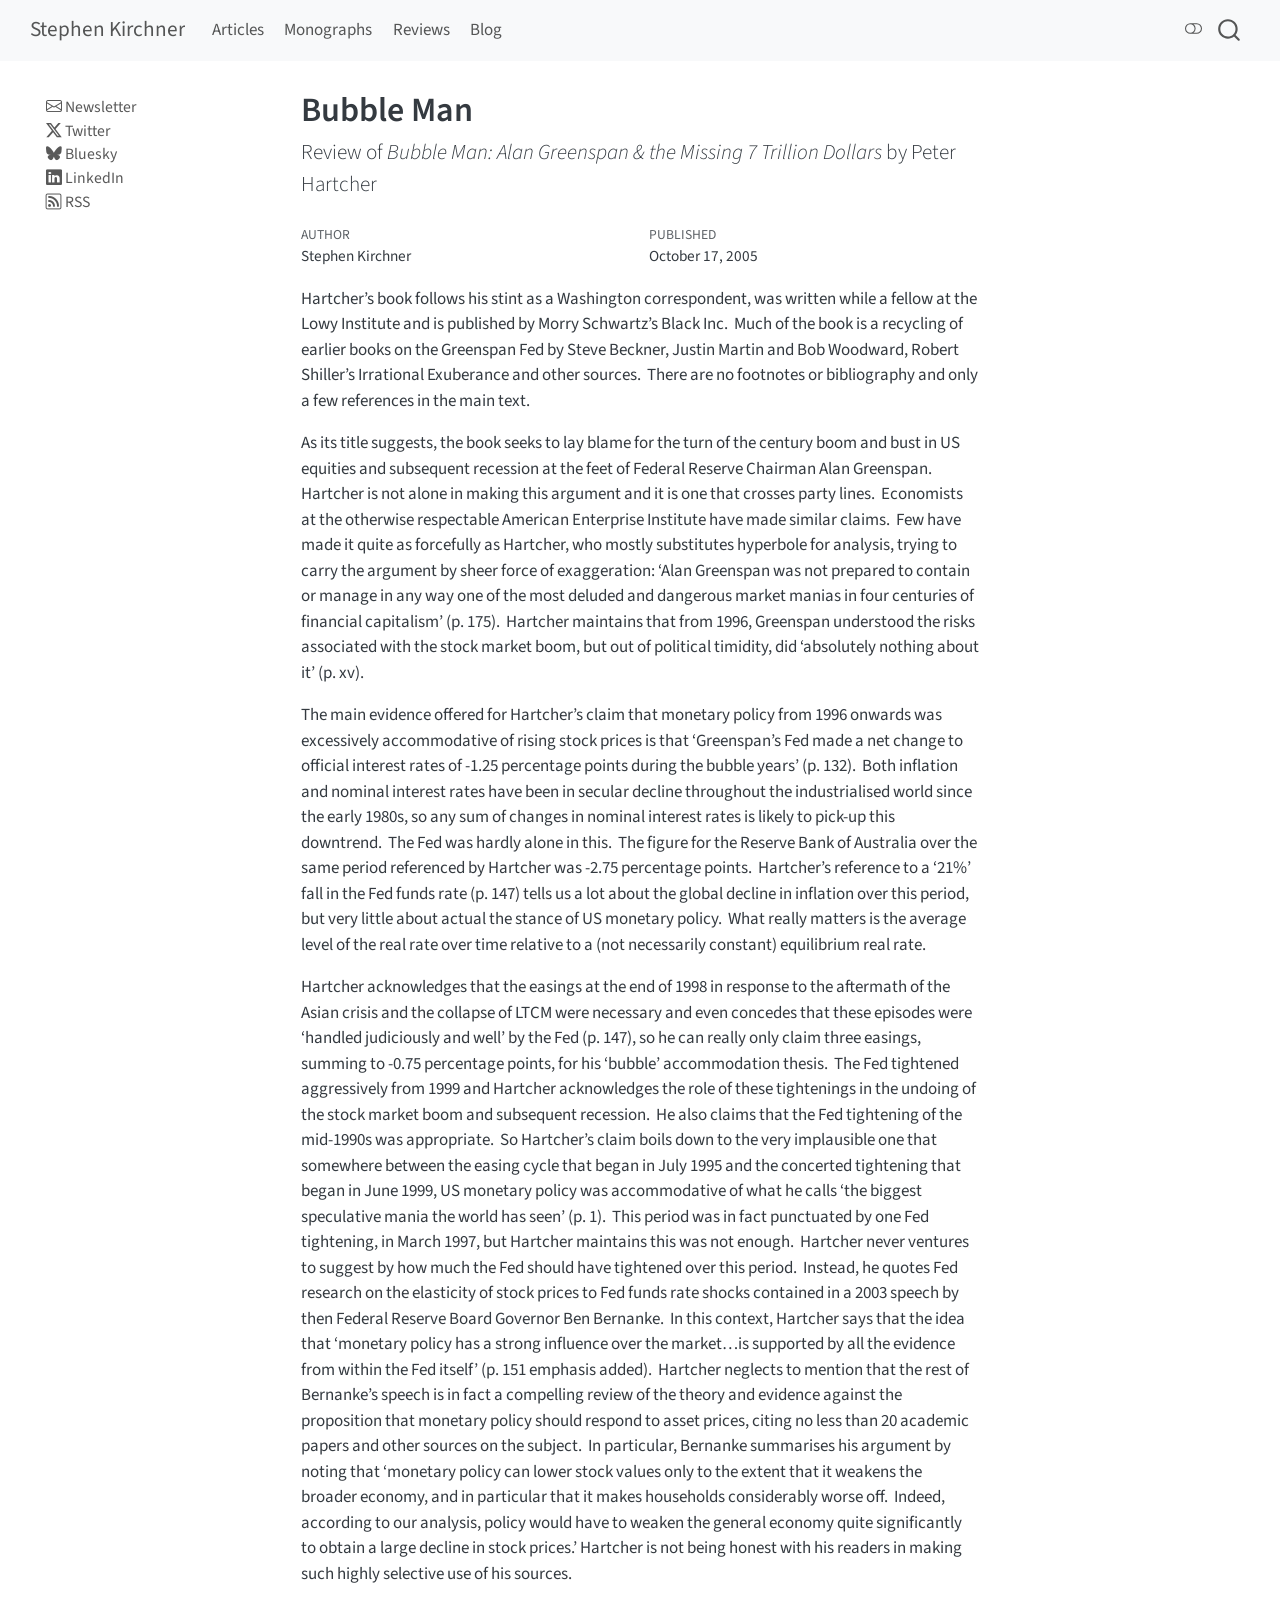
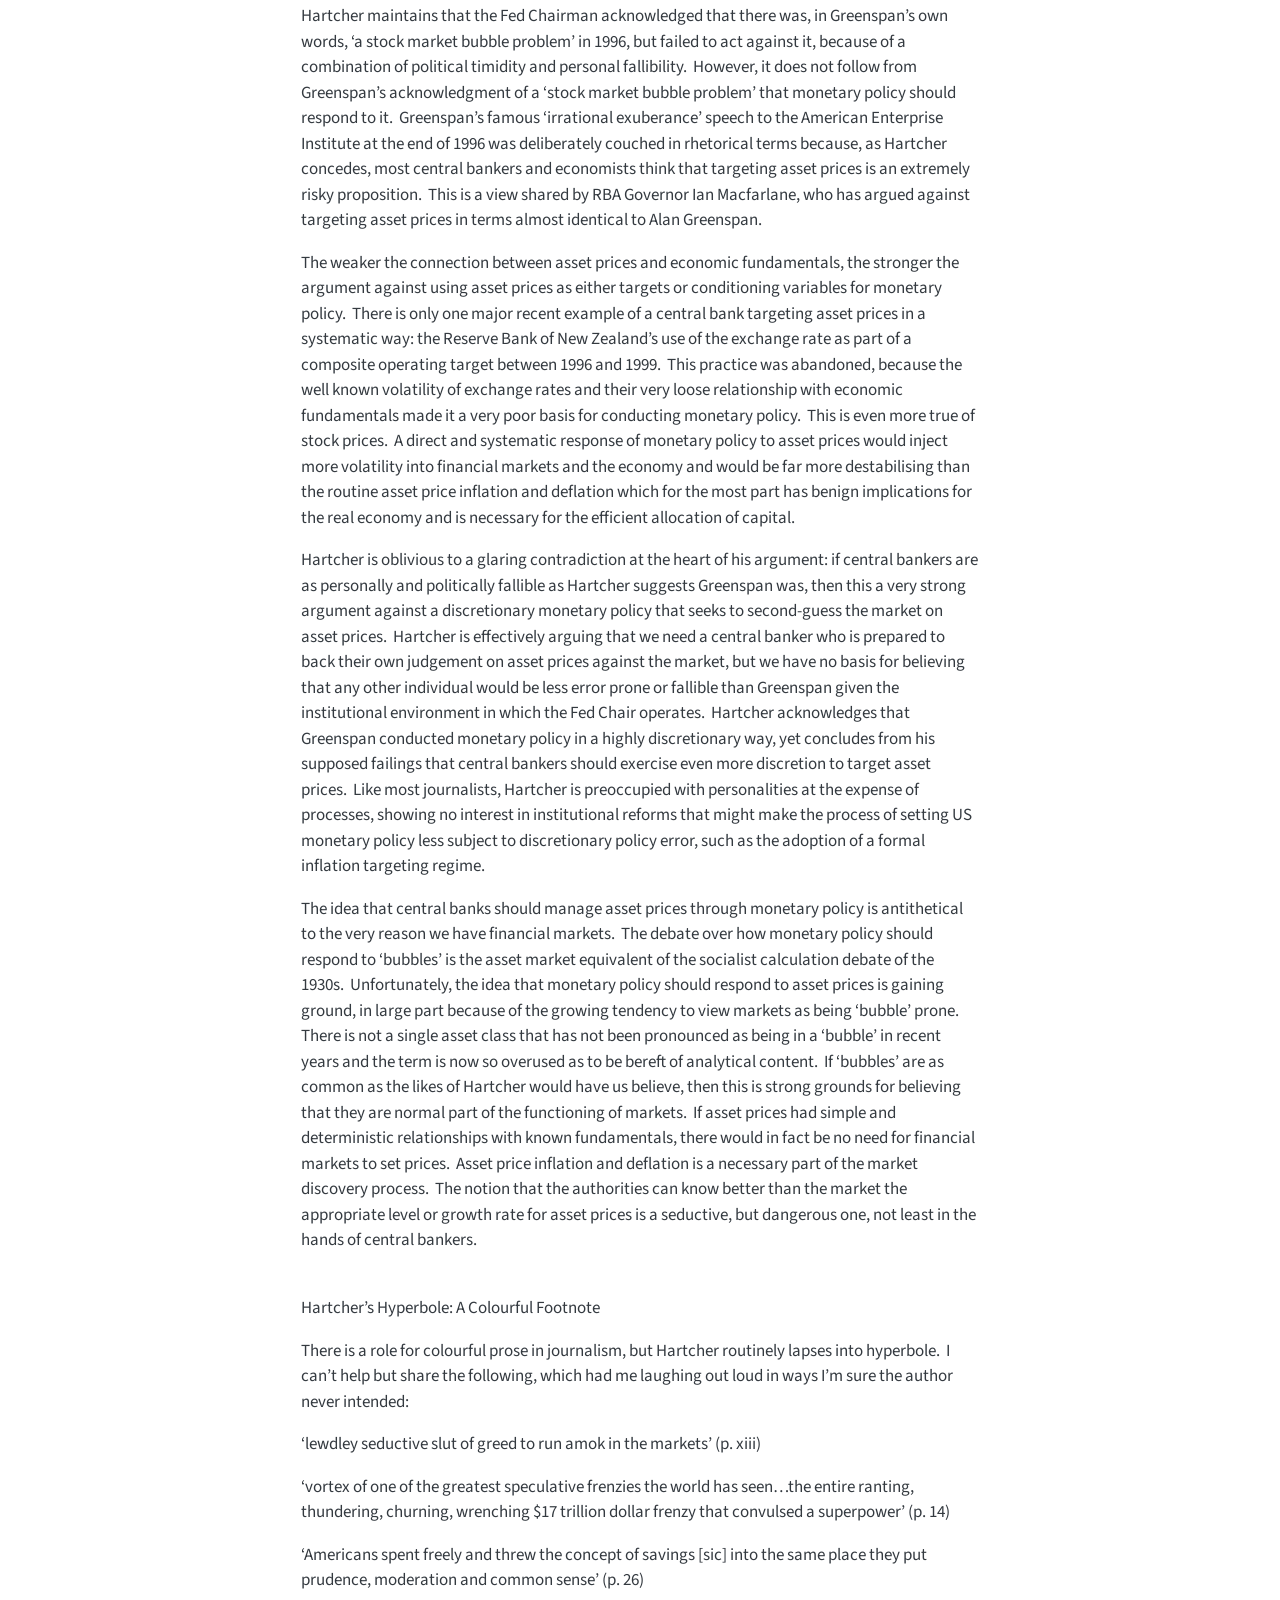
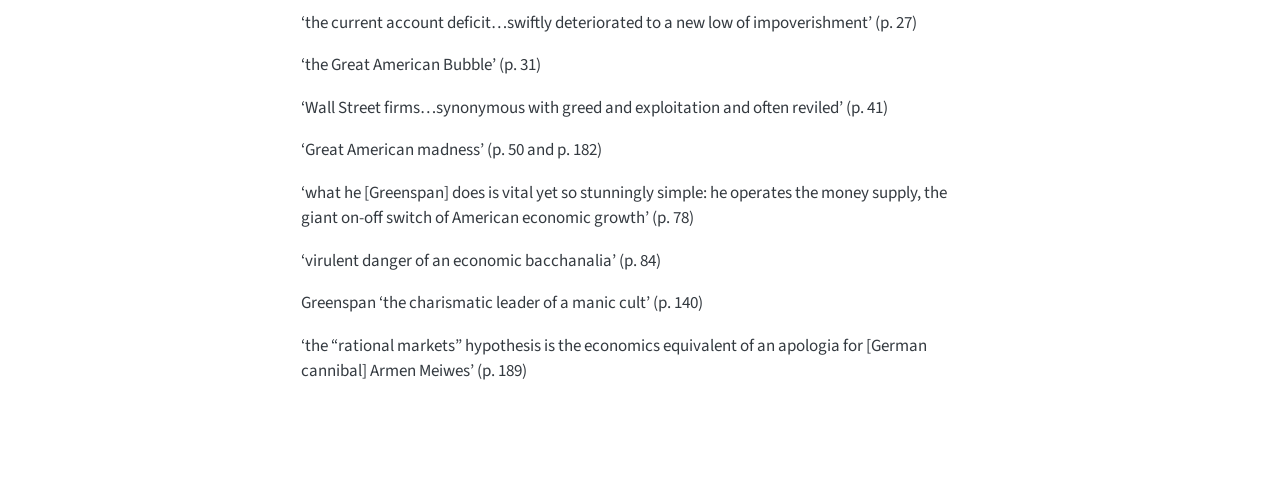
<file: reviews/bubble-man.html>
<!DOCTYPE html>
<html xmlns="http://www.w3.org/1999/xhtml" lang="en" xml:lang="en"><head>

<meta charset="utf-8">
<meta name="generator" content="quarto-1.10.18">

<meta name="viewport" content="width=device-width, initial-scale=1.0, user-scalable=yes">

<meta name="author" content="Stephen Kirchner">
<meta name="dcterms.date" content="2005-10-17">

<title>Bubble Man – Stephen Kirchner</title>
<style>
/* Default styles provided by pandoc.
** See https://pandoc.org/MANUAL.html#variables-for-html for config info.
*/
span.smallcaps{font-variant: small-caps;}
div.columns{display: flex; gap: 1.5em;}
div.column{flex: auto;}
@media screen {
div.columns{gap: min(4vw, 1.5em);}
div.column{overflow-x: auto;}
}
div.hanging-indent{margin-left: 1.5em; text-indent: -1.5em;}
ul.task-list{list-style: none;}
ul.task-list li input[type="checkbox"] {
  width: 0.8em;
  margin: 0 0.8em 0.2em -1em; /* quarto-specific, see https://github.com/quarto-dev/quarto-cli/issues/4556 */ 
  vertical-align: middle;
}
</style>


<script src="../site_libs/quarto-nav/quarto-nav.js"></script>
<script src="../site_libs/quarto-nav/headroom.min.js"></script>
<script src="../site_libs/clipboard/clipboard.min.js"></script>
<script src="../site_libs/quarto-search/autocomplete.umd.js"></script>
<script src="../site_libs/quarto-search/fuse.min.js"></script>
<script src="../site_libs/quarto-search/quarto-search.js"></script>
<meta name="quarto:offset" content="../">
<script src="../site_libs/quarto-html/quarto.js" type="module"></script>
<script src="../site_libs/quarto-html/tabsets/tabsets.js" type="module"></script>
<script src="../site_libs/quarto-html/popper.min.js"></script>
<script src="../site_libs/quarto-html/tippy.umd.min.js"></script>
<script src="../site_libs/quarto-html/anchor.min.js"></script>
<link href="../site_libs/quarto-html/tippy.css" rel="stylesheet">
<link href="../site_libs/quarto-html/quarto-syntax-highlighting-64a204ab8560d761af7679ceaba22944.css" rel="stylesheet" class="quarto-color-scheme" id="quarto-text-highlighting-styles">
<link href="../site_libs/quarto-html/quarto-syntax-highlighting-dark-b85bc7c33db8c58e0ec93c3465666fed.css" rel="stylesheet" class="quarto-color-scheme quarto-color-alternate" id="quarto-text-highlighting-styles">
<link href="../site_libs/quarto-html/quarto-syntax-highlighting-64a204ab8560d761af7679ceaba22944.css" rel="stylesheet" class="quarto-color-scheme-extra" id="quarto-text-highlighting-styles">
<script src="../site_libs/bootstrap/bootstrap.min.js"></script>
<link href="../site_libs/bootstrap/bootstrap-icons.css" rel="stylesheet">
<link href="../site_libs/bootstrap/bootstrap-172ba59bd5e0b52282274ba0c0cc16fc.min.css" rel="stylesheet" append-hash="true" class="quarto-color-scheme" id="quarto-bootstrap" data-mode="light">
<link href="../site_libs/bootstrap/bootstrap-dark-8b348f4b4b74a528bf910da1e8c5139e.min.css" rel="stylesheet" append-hash="true" class="quarto-color-scheme quarto-color-alternate" id="quarto-bootstrap" data-mode="dark">
<link href="../site_libs/bootstrap/bootstrap-172ba59bd5e0b52282274ba0c0cc16fc.min.css" rel="stylesheet" append-hash="true" class="quarto-color-scheme-extra" id="quarto-bootstrap" data-mode="light">
<script id="quarto-search-options" type="application/json">{
  "location": "navbar",
  "copy-button": false,
  "collapse-after": 3,
  "panel-placement": "end",
  "type": "overlay",
  "limit": 50,
  "keyboard-shortcut": [
    "f",
    "/",
    "s"
  ],
  "show-item-context": false,
  "language": {
    "search-no-results-text": "No results",
    "search-matching-documents-text": "matching documents",
    "search-copy-link-title": "Copy link to search",
    "search-hide-matches-text": "Hide additional matches",
    "search-more-match-text": "more match in this document",
    "search-more-matches-text": "more matches in this document",
    "search-clear-button-title": "Clear",
    "search-text-placeholder": "",
    "search-detached-cancel-button-title": "Cancel",
    "search-submit-button-title": "Submit",
    "search-label": "Search"
  }
}</script>


<link rel="stylesheet" href="../styles.css">
</head>

<body class="nav-sidebar floating nav-fixed quarto-light"><script id="quarto-html-before-body" type="application/javascript">
    const toggleBodyColorMode = (bsSheetEl) => {
      const mode = bsSheetEl.getAttribute("data-mode");
      const bodyEl = window.document.querySelector("body");
      if (mode === "dark") {
        bodyEl.classList.add("quarto-dark");
        bodyEl.classList.remove("quarto-light");
      } else {
        bodyEl.classList.add("quarto-light");
        bodyEl.classList.remove("quarto-dark");
      }
    }
    const toggleBodyColorPrimary = () => {
      const bsSheetEl = window.document.querySelector("link#quarto-bootstrap:not([rel=disabled-stylesheet])");
      if (bsSheetEl) {
        toggleBodyColorMode(bsSheetEl);
      }
    }
    const setColorSchemeToggle = (alternate) => {
      const toggles = window.document.querySelectorAll('.quarto-color-scheme-toggle');
      for (let i=0; i < toggles.length; i++) {
        const toggle = toggles[i];
        if (toggle) {
          if (alternate) {
            toggle.classList.add("alternate");
          } else {
            toggle.classList.remove("alternate");
          }
        }
      }
    };
    const toggleColorMode = (alternate) => {
      // Switch the stylesheets
      const primaryStylesheets = window.document.querySelectorAll('link.quarto-color-scheme:not(.quarto-color-alternate)');
      const alternateStylesheets = window.document.querySelectorAll('link.quarto-color-scheme.quarto-color-alternate');
      manageTransitions('#quarto-margin-sidebar .nav-link', false);
      if (alternate) {
        // note: dark is layered on light, we don't disable primary!
        enableStylesheet(alternateStylesheets);
        for (const sheetNode of alternateStylesheets) {
          if (sheetNode.id === "quarto-bootstrap") {
            toggleBodyColorMode(sheetNode);
          }
        }
      } else {
        disableStylesheet(alternateStylesheets);
        enableStylesheet(primaryStylesheets)
        toggleBodyColorPrimary();
      }
      manageTransitions('#quarto-margin-sidebar .nav-link', true);
      // Switch the toggles
      setColorSchemeToggle(alternate)
      // Hack to workaround the fact that safari doesn't
      // properly recolor the scrollbar when toggling (#1455)
      if (navigator.userAgent.indexOf('Safari') > 0 && navigator.userAgent.indexOf('Chrome') == -1) {
        manageTransitions("body", false);
        window.scrollTo(0, 1);
        setTimeout(() => {
          window.scrollTo(0, 0);
          manageTransitions("body", true);
        }, 40);
      }
    }
    const disableStylesheet = (stylesheets) => {
      for (let i=0; i < stylesheets.length; i++) {
        const stylesheet = stylesheets[i];
        stylesheet.rel = 'disabled-stylesheet';
      }
    }
    const enableStylesheet = (stylesheets) => {
      for (let i=0; i < stylesheets.length; i++) {
        const stylesheet = stylesheets[i];
        if(stylesheet.rel !== 'stylesheet') { // for Chrome, which will still FOUC without this check
          stylesheet.rel = 'stylesheet';
        }
      }
    }
    const manageTransitions = (selector, allowTransitions) => {
      const els = window.document.querySelectorAll(selector);
      for (let i=0; i < els.length; i++) {
        const el = els[i];
        if (allowTransitions) {
          el.classList.remove('notransition');
        } else {
          el.classList.add('notransition');
        }
      }
    }
    const isFileUrl = () => {
      return window.location.protocol === 'file:';
    }
    const hasAlternateSentinel = () => {
      let styleSentinel = getColorSchemeSentinel();
      if (styleSentinel !== null) {
        return styleSentinel === "alternate";
      } else {
        return false;
      }
    }
    const setStyleSentinel = (alternate) => {
      const value = alternate ? "alternate" : "default";
      if (!isFileUrl()) {
        window.localStorage.setItem("quarto-color-scheme", value);
      } else {
        localAlternateSentinel = value;
      }
    }
    const getColorSchemeSentinel = () => {
      if (!isFileUrl()) {
        const storageValue = window.localStorage.getItem("quarto-color-scheme");
        return storageValue != null ? storageValue : localAlternateSentinel;
      } else {
        return localAlternateSentinel;
      }
    }
    const toggleGiscusIfUsed = (isAlternate, darkModeDefault) => {
      const baseTheme = document.querySelector('#giscus-base-theme')?.value ?? 'light';
      const alternateTheme = document.querySelector('#giscus-alt-theme')?.value ?? 'dark';
      let newTheme = '';
      if(authorPrefersDark) {
        newTheme = isAlternate ? baseTheme : alternateTheme;
      } else {
        newTheme = isAlternate ? alternateTheme : baseTheme;
      }
      const changeGiscusTheme = () => {
        // From: https://github.com/giscus/giscus/issues/336
        const sendMessage = (message) => {
          const iframe = document.querySelector('iframe.giscus-frame');
          if (!iframe) return;
          iframe.contentWindow.postMessage({ giscus: message }, 'https://giscus.app');
        }
        sendMessage({
          setConfig: {
            theme: newTheme
          }
        });
      }
      const isGiscussLoaded = window.document.querySelector('iframe.giscus-frame') !== null;
      if (isGiscussLoaded) {
        changeGiscusTheme();
      }
    };
    const authorPrefersDark = false;
    const darkModeDefault = authorPrefersDark;
      document.querySelector('link#quarto-text-highlighting-styles.quarto-color-scheme-extra').rel = 'disabled-stylesheet';
      document.querySelector('link#quarto-bootstrap.quarto-color-scheme-extra').rel = 'disabled-stylesheet';
    let localAlternateSentinel = darkModeDefault ? 'alternate' : 'default';
    // Dark / light mode switch
    window.quartoToggleColorScheme = () => {
      // Read the current dark / light value
      let toAlternate = !hasAlternateSentinel();
      toggleColorMode(toAlternate);
      setStyleSentinel(toAlternate);
      toggleGiscusIfUsed(toAlternate, darkModeDefault);
      window.dispatchEvent(new Event('resize'));
    };
    // Switch to dark mode if need be
    if (hasAlternateSentinel()) {
      toggleColorMode(true);
    } else {
      toggleColorMode(false);
    }
  </script>

<div id="quarto-search-results"></div>
  <header id="quarto-header" class="headroom fixed-top">
    <nav class="navbar navbar-expand-lg " data-bs-theme="dark">
      <div class="navbar-container container-fluid">
      <div class="navbar-brand-container mx-auto">
    <a class="navbar-brand" href="../index.html">
    <span class="navbar-title">Stephen Kirchner</span>
    </a>
  </div>
            <div id="quarto-search" class="" title="Search"></div>
          <button class="navbar-toggler" type="button" data-bs-toggle="collapse" data-bs-target="#navbarCollapse" aria-controls="navbarCollapse" role="menu" aria-expanded="false" aria-label="Toggle navigation" onclick="if (window.quartoToggleHeadroom) { window.quartoToggleHeadroom(); }">
  <span class="navbar-toggler-icon"></span>
</button>
          <div class="collapse navbar-collapse" id="navbarCollapse">
            <ul class="navbar-nav navbar-nav-scroll me-auto">
  <li class="nav-item">
    <a class="nav-link" href="../articles.html"> 
<span class="menu-text">Articles</span></a>
  </li>  
  <li class="nav-item">
    <a class="nav-link" href="../monographs.html"> 
<span class="menu-text">Monographs</span></a>
  </li>  
  <li class="nav-item">
    <a class="nav-link" href="../reviews.html"> 
<span class="menu-text">Reviews</span></a>
  </li>  
  <li class="nav-item">
    <a class="nav-link" href="../blog.html"> 
<span class="menu-text">Blog</span></a>
  </li>  
</ul>
          </div> <!-- /navcollapse -->
            <div class="quarto-navbar-tools">
  <a href="" class="quarto-color-scheme-toggle quarto-navigation-tool  px-1" onclick="window.quartoToggleColorScheme(); return false;" title="Toggle dark mode"><i class="bi"></i></a>
</div>
      </div> <!-- /container-fluid -->
    </nav>
  <nav class="quarto-secondary-nav">
    <div class="container-fluid d-flex">
      <button type="button" class="quarto-btn-toggle btn" data-bs-toggle="collapse" role="button" data-bs-target=".quarto-sidebar-collapse-item" aria-controls="quarto-sidebar" aria-expanded="false" aria-label="Toggle sidebar navigation" onclick="if (window.quartoToggleHeadroom) { window.quartoToggleHeadroom(); }">
        <i class="bi bi-layout-text-sidebar-reverse"></i>
      </button>
        <nav class="quarto-page-breadcrumbs" aria-label="breadcrumb"><ol class="breadcrumb"><li class="breadcrumb-item">Bubble Man</li></ol></nav>
        <a class="flex-grow-1" role="navigation" data-bs-toggle="collapse" data-bs-target=".quarto-sidebar-collapse-item" aria-controls="quarto-sidebar" aria-expanded="false" aria-label="Toggle sidebar navigation" onclick="if (window.quartoToggleHeadroom) { window.quartoToggleHeadroom(); }">      
        </a>
    </div>
  </nav>
</header>
<!-- content -->
<div id="quarto-content" class="quarto-container page-columns page-rows-contents page-layout-article page-navbar">
<!-- sidebar -->
  <nav id="quarto-sidebar" class="sidebar collapse collapse-horizontal quarto-sidebar-collapse-item sidebar-navigation floating overflow-auto">
    <div class="sidebar-menu-container"> 
    <ul class="list-unstyled mt-1">
        <li class="sidebar-item">
  <div class="sidebar-item-container"> 
  <a href="https://stephenkirchner.substack.com" class="sidebar-item-text sidebar-link"><i class="bi bi-envelope" role="img">
</i> 
 <span class="menu-text">Newsletter</span></a>
  </div>
</li>
        <li class="sidebar-item">
  <div class="sidebar-item-container"> 
  <a href="https://x.com/insteconomics" class="sidebar-item-text sidebar-link"><i class="bi bi-twitter-x" role="img">
</i> 
 <span class="menu-text">Twitter</span></a>
  </div>
</li>
        <li class="sidebar-item">
  <div class="sidebar-item-container"> 
  <a href="https://bsky.app/profile/insteconomics.bsky.social" class="sidebar-item-text sidebar-link"><i class="bi bi-bluesky" role="img">
</i> 
 <span class="menu-text">Bluesky</span></a>
  </div>
</li>
        <li class="sidebar-item">
  <div class="sidebar-item-container"> 
  <a href="https://www.linkedin.com/in/stephen-kirchner-6533994a" class="sidebar-item-text sidebar-link"><i class="bi bi-linkedin" role="img">
</i> 
 <span class="menu-text">LinkedIn</span></a>
  </div>
</li>
        <li class="sidebar-item">
  <div class="sidebar-item-container"> 
  <a href="../blog.xml" class="sidebar-item-text sidebar-link"><i class="bi bi-rss" role="img">
</i> 
 <span class="menu-text">RSS</span></a>
  </div>
</li>
    </ul>
    </div>
</nav>
<div id="quarto-sidebar-glass" class="quarto-sidebar-collapse-item" data-bs-toggle="collapse" data-bs-target=".quarto-sidebar-collapse-item"></div>
<!-- margin-sidebar -->
    <div id="quarto-margin-sidebar" class="sidebar margin-sidebar zindex-bottom">
        
    </div>
<!-- main -->
<main class="content" id="quarto-document-content">


<header id="title-block-header" class="quarto-title-block default">
<div class="quarto-title">
<h1 class="title">Bubble Man</h1>
<p class="subtitle lead">Review of <em>Bubble Man: Alan Greenspan &amp; the Missing 7 Trillion Dollars</em> by Peter Hartcher</p>
</div>



<div class="quarto-title-meta">

    <div>
    <div class="quarto-title-meta-heading">Author</div>
    <div class="quarto-title-meta-contents">
             <p>Stephen Kirchner </p>
          </div>
  </div>
    
    <div>
    <div class="quarto-title-meta-heading">Published</div>
    <div class="quarto-title-meta-contents">
      <p class="date">October 17, 2005</p>
    </div>
  </div>
  
    
  </div>
  


</header>


<p>Hartcher’s book follows his stint as a Washington correspondent, was written while a fellow at the Lowy Institute and is published by Morry Schwartz’s Black Inc.&nbsp; Much of the book is a recycling of earlier books on the Greenspan Fed by Steve Beckner, Justin Martin and Bob Woodward, Robert Shiller’s Irrational Exuberance and other sources.&nbsp; There are no footnotes or bibliography and only a few references in the main text.</p>
<p>As its title suggests, the book seeks to lay blame for the turn of the century boom and bust in US equities and subsequent recession at the feet of Federal Reserve Chairman Alan Greenspan.&nbsp; Hartcher is not alone in making this argument and it is one that crosses party lines.&nbsp; Economists at the otherwise respectable American Enterprise Institute have made similar claims.&nbsp; Few have made it quite as forcefully as Hartcher, who mostly substitutes hyperbole for analysis, trying to carry the argument by sheer force of exaggeration: ‘Alan Greenspan was not prepared to contain or manage in any way one of the most deluded and dangerous market manias in four centuries of financial capitalism’ (p.&nbsp;175).&nbsp; Hartcher maintains that from 1996, Greenspan understood the risks associated with the stock market boom, but out of political timidity, did ‘absolutely nothing about it’ (p.&nbsp;xv).</p>
<p>The main evidence offered for Hartcher’s claim that monetary policy from 1996 onwards was excessively accommodative of rising stock prices is that ‘Greenspan’s Fed made a net change to official interest rates of -1.25 percentage points during the bubble years’ (p.&nbsp;132).&nbsp; Both inflation and nominal interest rates have been in secular decline throughout the industrialised world since the early 1980s, so any sum of changes in nominal interest rates is likely to pick-up this downtrend.&nbsp; The Fed was hardly alone in this.&nbsp; The figure for the Reserve Bank of Australia over the same period referenced by Hartcher was -2.75 percentage points.&nbsp; Hartcher’s reference to a ‘21%’ fall in the Fed funds rate (p.&nbsp;147) tells us a lot about the global decline in inflation over this period, but very little about actual the stance of US monetary policy.&nbsp; What really matters is the average level of the real rate over time relative to a (not necessarily constant) equilibrium real rate.</p>
<p>Hartcher acknowledges that the easings at the end of 1998 in response to the aftermath of the Asian crisis and the collapse of LTCM were necessary and even concedes that these episodes were ‘handled judiciously and well’ by the Fed (p.&nbsp;147), so he can really only claim three easings, summing to -0.75 percentage points, for his ‘bubble’ accommodation thesis.&nbsp; The Fed tightened aggressively from 1999 and Hartcher acknowledges the role of these tightenings in the undoing of the stock market boom and subsequent recession.&nbsp; He also claims that the Fed tightening of the mid-1990s was appropriate.&nbsp; So Hartcher’s claim boils down to the very implausible one that somewhere between the easing cycle that began in July 1995 and the concerted tightening that began in June 1999, US monetary policy was accommodative of what he calls ‘the biggest speculative mania the world has seen’ (p.&nbsp;1).&nbsp; This period was in fact punctuated by one Fed tightening, in March 1997, but Hartcher maintains this was not enough.&nbsp; Hartcher never ventures to suggest by how much the Fed should have tightened over this period.&nbsp; Instead, he quotes Fed research on the elasticity of stock prices to Fed funds rate shocks contained in a 2003 speech by then Federal Reserve Board Governor Ben Bernanke.&nbsp; In this context, Hartcher says that the idea that ‘monetary policy has a strong influence over the market…is supported by all the evidence from within the Fed itself’ (p.&nbsp;151 emphasis added).&nbsp; Hartcher neglects to mention that the rest of Bernanke’s speech is in fact a compelling review of the theory and evidence against the proposition that monetary policy should respond to asset prices, citing no less than 20 academic papers and other sources on the subject.&nbsp; In particular, Bernanke summarises his argument by noting that ‘monetary policy can lower stock values only to the extent that it weakens the broader economy, and in particular that it makes households considerably worse off.&nbsp; Indeed, according to our analysis, policy would have to weaken the general economy quite significantly to obtain a large decline in stock prices.’ Hartcher is not being honest with his readers in making such highly selective use of his sources.</p>
<p>Hartcher maintains that the Fed Chairman acknowledged that there was, in Greenspan’s own words, ‘a stock market bubble problem’ in 1996, but failed to act against it, because of a combination of political timidity and personal fallibility.&nbsp; However, it does not follow from Greenspan’s acknowledgment of a ‘stock market bubble problem’ that monetary policy should respond to it.&nbsp; Greenspan’s famous ‘irrational exuberance’ speech to the American Enterprise Institute at the end of 1996 was deliberately couched in rhetorical terms because, as Hartcher concedes, most central bankers and economists think that targeting asset prices is an extremely risky proposition.&nbsp; This is a view shared by RBA Governor Ian Macfarlane, who has argued against targeting asset prices in terms almost identical to Alan Greenspan.</p>
<p>The weaker the connection between asset prices and economic fundamentals, the stronger the argument against using asset prices as either targets or conditioning variables for monetary policy.&nbsp; There is only one major recent example of a central bank targeting asset prices in a systematic way: the Reserve Bank of New Zealand’s use of the exchange rate as part of a composite operating target between 1996 and 1999.&nbsp; This practice was abandoned, because the well known volatility of exchange rates and their very loose relationship with economic fundamentals made it a very poor basis for conducting monetary policy.&nbsp; This is even more true of stock prices.&nbsp; A direct and systematic response of monetary policy to asset prices would inject more volatility into financial markets and the economy and would be far more destabilising than the routine asset price inflation and deflation which for the most part has benign implications for the real economy and is necessary for the efficient allocation of capital.</p>
<p>Hartcher is oblivious to a glaring contradiction at the heart of his argument: if central bankers are as personally and politically fallible as Hartcher suggests Greenspan was, then this a very strong argument against a discretionary monetary policy that seeks to second-guess the market on asset prices.&nbsp; Hartcher is effectively arguing that we need a central banker who is prepared to back their own judgement on asset prices against the market, but we have no basis for believing that any other individual would be less error prone or fallible than Greenspan given the institutional environment in which the Fed Chair operates.&nbsp; Hartcher acknowledges that Greenspan conducted monetary policy in a highly discretionary way, yet concludes from his supposed failings that central bankers should exercise even more discretion to target asset prices.&nbsp; Like most journalists, Hartcher is preoccupied with personalities at the expense of processes, showing no interest in institutional reforms that might make the process of setting US monetary policy less subject to discretionary policy error, such as the adoption of a formal inflation targeting regime.</p>
<p>The idea that central banks should manage asset prices through monetary policy is antithetical to the very reason we have financial markets.&nbsp; The debate over how monetary policy should respond to ‘bubbles’ is the asset market equivalent of the socialist calculation debate of the 1930s.&nbsp; Unfortunately, the idea that monetary policy should respond to asset prices is gaining ground, in large part because of the growing tendency to view markets as being ‘bubble’ prone.&nbsp; There is not a single asset class that has not been pronounced as being in a ‘bubble’ in recent years and the term is now so overused as to be bereft of analytical content.&nbsp; If ‘bubbles’ are as common as the likes of Hartcher would have us believe, then this is strong grounds for believing that they are normal part of the functioning of markets.&nbsp; If asset prices had simple and deterministic relationships with known fundamentals, there would in fact be no need for financial markets to set prices.&nbsp; Asset price inflation and deflation is a necessary part of the market discovery process.&nbsp; The notion that the authorities can know better than the market the appropriate level or growth rate for asset prices is a seductive, but dangerous one, not least in the hands of central bankers.</p>
<p><br>
Hartcher’s Hyperbole: A Colourful Footnote</p>
<p>There is a role for colourful prose in journalism, but Hartcher routinely lapses into hyperbole.&nbsp; I can’t help but share the following, which had me laughing out loud in ways I’m sure the author never intended:</p>
<p>‘lewdley seductive slut of greed to run amok in the markets’ (p.&nbsp;xiii)</p>
<p>‘vortex of one of the greatest speculative frenzies the world has seen…the entire ranting, thundering, churning, wrenching $17 trillion dollar frenzy that convulsed a superpower’ (p.&nbsp;14)</p>
<p>‘Americans spent freely and threw the concept of savings [sic] into the same place they put prudence, moderation and common sense’ (p.&nbsp;26)</p>
<p>‘the current account deficit…swiftly deteriorated to a new low of impoverishment’ (p.&nbsp;27)</p>
<p>‘the Great American Bubble’ (p.&nbsp;31)</p>
<p>‘Wall Street firms…synonymous with greed and exploitation and often reviled’ (p.&nbsp;41)</p>
<p>‘Great American madness’ (p.&nbsp;50 and p.&nbsp;182)</p>
<p>‘what he [Greenspan] does is vital yet so stunningly simple: he operates the money supply, the giant on-off switch of American economic growth’ (p.&nbsp;78)</p>
<p>‘virulent danger of an economic bacchanalia’ (p.&nbsp;84)</p>
<p>Greenspan ‘the charismatic leader of a manic cult’ (p.&nbsp;140)</p>
<p>‘the “rational markets” hypothesis is the economics equivalent of an apologia for [German cannibal] Armen Meiwes’ (p.&nbsp;189)</p>



</main> <!-- /main -->
<script id="quarto-html-after-body" type="application/javascript">
  window.document.addEventListener("DOMContentLoaded", function (event) {
    // Ensure there is a toggle, if there isn't float one in the top right
    if (window.document.querySelector('.quarto-color-scheme-toggle') === null) {
      const a = window.document.createElement('a');
      a.classList.add('top-right');
      a.classList.add('quarto-color-scheme-toggle');
      a.href = "";
      a.onclick = function() { try { window.quartoToggleColorScheme(); } catch {} return false; };
      const i = window.document.createElement("i");
      i.classList.add('bi');
      a.appendChild(i);
      window.document.body.appendChild(a);
    }
    setColorSchemeToggle(hasAlternateSentinel())
    const icon = "";
    const anchorJS = new window.AnchorJS();
    anchorJS.options = {
      placement: 'right',
      icon: icon
    };
    anchorJS.add('.anchored');
    const isCodeAnnotation = (el) => {
      for (const clz of el.classList) {
        if (clz.startsWith('code-annotation-')) {                     
          return true;
        }
      }
      return false;
    }
    const onCopySuccess = function(e) {
      // button target
      const button = e.trigger;
      // don't keep focus
      button.blur();
      // flash "checked"
      button.classList.add('code-copy-button-checked');
      var currentTitle = button.getAttribute("title");
      button.setAttribute("title", "Copied!");
      let tooltip;
      if (window.bootstrap) {
        button.setAttribute("data-bs-toggle", "tooltip");
        button.setAttribute("data-bs-placement", "left");
        button.setAttribute("data-bs-title", "Copied!");
        tooltip = new bootstrap.Tooltip(button, 
          { trigger: "manual", 
            customClass: "code-copy-button-tooltip",
            offset: [0, -8]});
        tooltip.show();    
      }
      setTimeout(function() {
        if (tooltip) {
          tooltip.hide();
          button.removeAttribute("data-bs-title");
          button.removeAttribute("data-bs-toggle");
          button.removeAttribute("data-bs-placement");
        }
        button.setAttribute("title", currentTitle);
        button.classList.remove('code-copy-button-checked');
      }, 1000);
      // clear code selection
      e.clearSelection();
    }
    const getTextToCopy = function(trigger) {
      const outerScaffold = trigger.parentElement.cloneNode(true);
      const codeEl = outerScaffold.querySelector('code');
      for (const childEl of codeEl.children) {
        if (isCodeAnnotation(childEl)) {
          childEl.remove();
        }
      }
      return codeEl.innerText;
    }
    const clipboard = new window.ClipboardJS('.code-copy-button:not([data-in-quarto-modal])', {
      text: getTextToCopy
    });
    clipboard.on('success', onCopySuccess);
    if (window.document.getElementById('quarto-embedded-source-code-modal')) {
      const clipboardModal = new window.ClipboardJS('.code-copy-button[data-in-quarto-modal]', {
        text: getTextToCopy,
        container: window.document.getElementById('quarto-embedded-source-code-modal')
      });
      clipboardModal.on('success', onCopySuccess);
    }
      var localhostRegex = new RegExp(/^(?:http|https):\/\/localhost\:?[0-9]*\//);
      var mailtoRegex = new RegExp(/^mailto:/);
        var filterRegex = new RegExp("https:\/\/stephenkirchner\.github\.io");
      var isInternal = (href) => {
          return filterRegex.test(href) || localhostRegex.test(href) || mailtoRegex.test(href);
      }
      // Inspect non-navigation links and adorn them if external
     var links = window.document.querySelectorAll('a[href]:not(.nav-link):not(.navbar-brand):not(.toc-action):not(.sidebar-link):not(.sidebar-item-toggle):not(.pagination-link):not(.no-external):not([aria-hidden]):not(.dropdown-item):not(.quarto-navigation-tool):not(.about-link)');
      for (var i=0; i<links.length; i++) {
        const link = links[i];
        if (!isInternal(link.href)) {
          // undo the damage that might have been done by quarto-nav.js in the case of
          // links that we want to consider external
          if (link.dataset.originalHref !== undefined) {
            link.href = link.dataset.originalHref;
          }
        }
      }
    function tippyHover(el, contentFn, onTriggerFn, onUntriggerFn) {
      const config = {
        allowHTML: true,
        maxWidth: 500,
        delay: 100,
        arrow: false,
        appendTo: function(el) {
            return el.parentElement;
        },
        interactive: true,
        interactiveBorder: 10,
        theme: 'quarto',
        placement: 'bottom-start',
      };
      if (contentFn) {
        config.content = contentFn;
      }
      if (onTriggerFn) {
        config.onTrigger = onTriggerFn;
      }
      if (onUntriggerFn) {
        config.onUntrigger = onUntriggerFn;
      }
      window.tippy(el, config); 
    }
    const noterefs = window.document.querySelectorAll('a[role="doc-noteref"]');
    for (var i=0; i<noterefs.length; i++) {
      const ref = noterefs[i];
      tippyHover(ref, function() {
        // use id or data attribute instead here
        let href = ref.getAttribute('data-footnote-href') || ref.getAttribute('href');
        try { href = new URL(href).hash; } catch {}
        const id = href.replace(/^#\/?/, "");
        const note = window.document.getElementById(id);
        if (note) {
          return note.innerHTML;
        } else {
          return "";
        }
      });
    }
    const xrefs = window.document.querySelectorAll('a.quarto-xref');
    const processXRef = (id, note) => {
      // Strip column container classes
      const stripColumnClz = (el) => {
        el.classList.remove("page-full", "page-columns");
        if (el.children) {
          for (const child of el.children) {
            stripColumnClz(child);
          }
        }
      }
      stripColumnClz(note)
      if (id === null || id.startsWith('sec-')) {
        // Special case sections, only their first couple elements
        const container = document.createElement("div");
        if (note.children && note.children.length > 2) {
          container.appendChild(note.children[0].cloneNode(true));
          for (let i = 1; i < note.children.length; i++) {
            const child = note.children[i];
            if (child.tagName === "P" && child.innerText === "") {
              continue;
            } else {
              container.appendChild(child.cloneNode(true));
              break;
            }
          }
          if (window.Quarto?.typesetMath) {
            window.Quarto.typesetMath(container);
          }
          return container.innerHTML
        } else {
          if (window.Quarto?.typesetMath) {
            window.Quarto.typesetMath(note);
          }
          return note.innerHTML;
        }
      } else {
        // Remove any anchor links if they are present
        const anchorLink = note.querySelector('a.anchorjs-link');
        if (anchorLink) {
          anchorLink.remove();
        }
        if (window.Quarto?.typesetMath) {
          window.Quarto.typesetMath(note);
        }
        if (note.classList.contains("callout")) {
          return note.outerHTML;
        } else {
          return note.innerHTML;
        }
      }
    }
    for (var i=0; i<xrefs.length; i++) {
      const xref = xrefs[i];
      tippyHover(xref, undefined, function(instance) {
        instance.disable();
        let url = xref.getAttribute('href');
        let hash = undefined; 
        if (url.startsWith('#')) {
          hash = url;
        } else {
          try { hash = new URL(url).hash; } catch {}
        }
        if (hash) {
          const id = hash.replace(/^#\/?/, "");
          const note = window.document.getElementById(id);
          if (note !== null) {
            try {
              const html = processXRef(id, note.cloneNode(true));
              instance.setContent(html);
            } finally {
              instance.enable();
              instance.show();
            }
          } else {
            // See if we can fetch this
            fetch(url.split('#')[0])
            .then(res => res.text())
            .then(html => {
              const parser = new DOMParser();
              const htmlDoc = parser.parseFromString(html, "text/html");
              const note = htmlDoc.getElementById(id);
              if (note !== null) {
                const html = processXRef(id, note);
                instance.setContent(html);
              } 
            }).finally(() => {
              instance.enable();
              instance.show();
            });
          }
        } else {
          // See if we can fetch a full url (with no hash to target)
          // This is a special case and we should probably do some content thinning / targeting
          fetch(url)
          .then(res => res.text())
          .then(html => {
            const parser = new DOMParser();
            const htmlDoc = parser.parseFromString(html, "text/html");
            const note = htmlDoc.querySelector('main.content');
            if (note !== null) {
              // This should only happen for chapter cross references
              // (since there is no id in the URL)
              // remove the first header
              if (note.children.length > 0 && note.children[0].tagName === "HEADER") {
                note.children[0].remove();
              }
              const html = processXRef(null, note);
              instance.setContent(html);
            } 
          }).finally(() => {
            instance.enable();
            instance.show();
          });
        }
      }, function(instance) {
      });
    }
        let selectedAnnoteEl;
        const selectorForAnnotation = ( cell, annotation) => {
          let cellAttr = 'data-code-cell="' + cell + '"';
          let lineAttr = 'data-code-annotation="' +  annotation + '"';
          const selector = 'span[' + cellAttr + '][' + lineAttr + ']';
          return selector;
        }
        const selectCodeLines = (annoteEl) => {
          const doc = window.document;
          const targetCell = annoteEl.getAttribute("data-target-cell");
          const targetAnnotation = annoteEl.getAttribute("data-target-annotation");
          const annoteSpan = window.document.querySelector(selectorForAnnotation(targetCell, targetAnnotation));
          const lines = annoteSpan.getAttribute("data-code-lines").split(",");
          const lineIds = lines.map((line) => {
            return targetCell + "-" + line;
          })
          let top = null;
          let height = null;
          let parent = null;
          if (lineIds.length > 0) {
              //compute the position of the single el (top and bottom and make a div)
              const el = window.document.getElementById(lineIds[0]);
              top = el.offsetTop;
              height = el.offsetHeight;
              parent = el.parentElement.parentElement;
            if (lineIds.length > 1) {
              const lastEl = window.document.getElementById(lineIds[lineIds.length - 1]);
              const bottom = lastEl.offsetTop + lastEl.offsetHeight;
              height = bottom - top;
            }
            if (top !== null && height !== null && parent !== null) {
              // cook up a div (if necessary) and position it 
              let div = window.document.getElementById("code-annotation-line-highlight");
              if (div === null) {
                div = window.document.createElement("div");
                div.setAttribute("id", "code-annotation-line-highlight");
                div.style.position = 'absolute';
                parent.appendChild(div);
              }
              div.style.top = top - 2 + "px";
              div.style.height = height + 4 + "px";
              div.style.left = 0;
              let gutterDiv = window.document.getElementById("code-annotation-line-highlight-gutter");
              if (gutterDiv === null) {
                gutterDiv = window.document.createElement("div");
                gutterDiv.setAttribute("id", "code-annotation-line-highlight-gutter");
                gutterDiv.style.position = 'absolute';
                const codeCell = window.document.getElementById(targetCell);
                const gutter = codeCell.querySelector('.code-annotation-gutter');
                gutter.appendChild(gutterDiv);
              }
              gutterDiv.style.top = top - 2 + "px";
              gutterDiv.style.height = height + 4 + "px";
            }
            selectedAnnoteEl = annoteEl;
          }
        };
        const unselectCodeLines = () => {
          const elementsIds = ["code-annotation-line-highlight", "code-annotation-line-highlight-gutter"];
          elementsIds.forEach((elId) => {
            const div = window.document.getElementById(elId);
            if (div) {
              div.remove();
            }
          });
          selectedAnnoteEl = undefined;
        };
          // Handle positioning of the toggle
      window.addEventListener(
        "resize",
        throttle(() => {
          elRect = undefined;
          if (selectedAnnoteEl) {
            selectCodeLines(selectedAnnoteEl);
          }
        }, 10)
      );
      function throttle(fn, ms) {
      let throttle = false;
      let timer;
        return (...args) => {
          if(!throttle) { // first call gets through
              fn.apply(this, args);
              throttle = true;
          } else { // all the others get throttled
              if(timer) clearTimeout(timer); // cancel #2
              timer = setTimeout(() => {
                fn.apply(this, args);
                timer = throttle = false;
              }, ms);
          }
        };
      }
        // Attach click handler to the DT
        const annoteDls = window.document.querySelectorAll('dt[data-target-cell]');
        for (const annoteDlNode of annoteDls) {
          annoteDlNode.addEventListener('click', (event) => {
            const clickedEl = event.target;
            if (clickedEl !== selectedAnnoteEl) {
              unselectCodeLines();
              const activeEl = window.document.querySelector('dt[data-target-cell].code-annotation-active');
              if (activeEl) {
                activeEl.classList.remove('code-annotation-active');
              }
              selectCodeLines(clickedEl);
              clickedEl.classList.add('code-annotation-active');
            } else {
              // Unselect the line
              unselectCodeLines();
              clickedEl.classList.remove('code-annotation-active');
            }
          });
        }
    const findCites = (el) => {
      const parentEl = el.parentElement;
      if (parentEl) {
        const cites = parentEl.dataset.cites;
        if (cites) {
          return {
            el,
            cites: cites.split(' ')
          };
        } else {
          return findCites(el.parentElement)
        }
      } else {
        return undefined;
      }
    };
    var bibliorefs = window.document.querySelectorAll('a[role="doc-biblioref"]');
    for (var i=0; i<bibliorefs.length; i++) {
      const ref = bibliorefs[i];
      const citeInfo = findCites(ref);
      if (citeInfo) {
        tippyHover(citeInfo.el, function() {
          var popup = window.document.createElement('div');
          citeInfo.cites.forEach(function(cite) {
            var citeDiv = window.document.createElement('div');
            citeDiv.classList.add('hanging-indent');
            citeDiv.classList.add('csl-entry');
            var biblioDiv = window.document.getElementById('ref-' + cite);
            if (biblioDiv) {
              citeDiv.innerHTML = biblioDiv.innerHTML;
            }
            popup.appendChild(citeDiv);
          });
          return popup.innerHTML;
        });
      }
    }
  });
  </script>
</div> <!-- /content -->




</body></html>
</file>
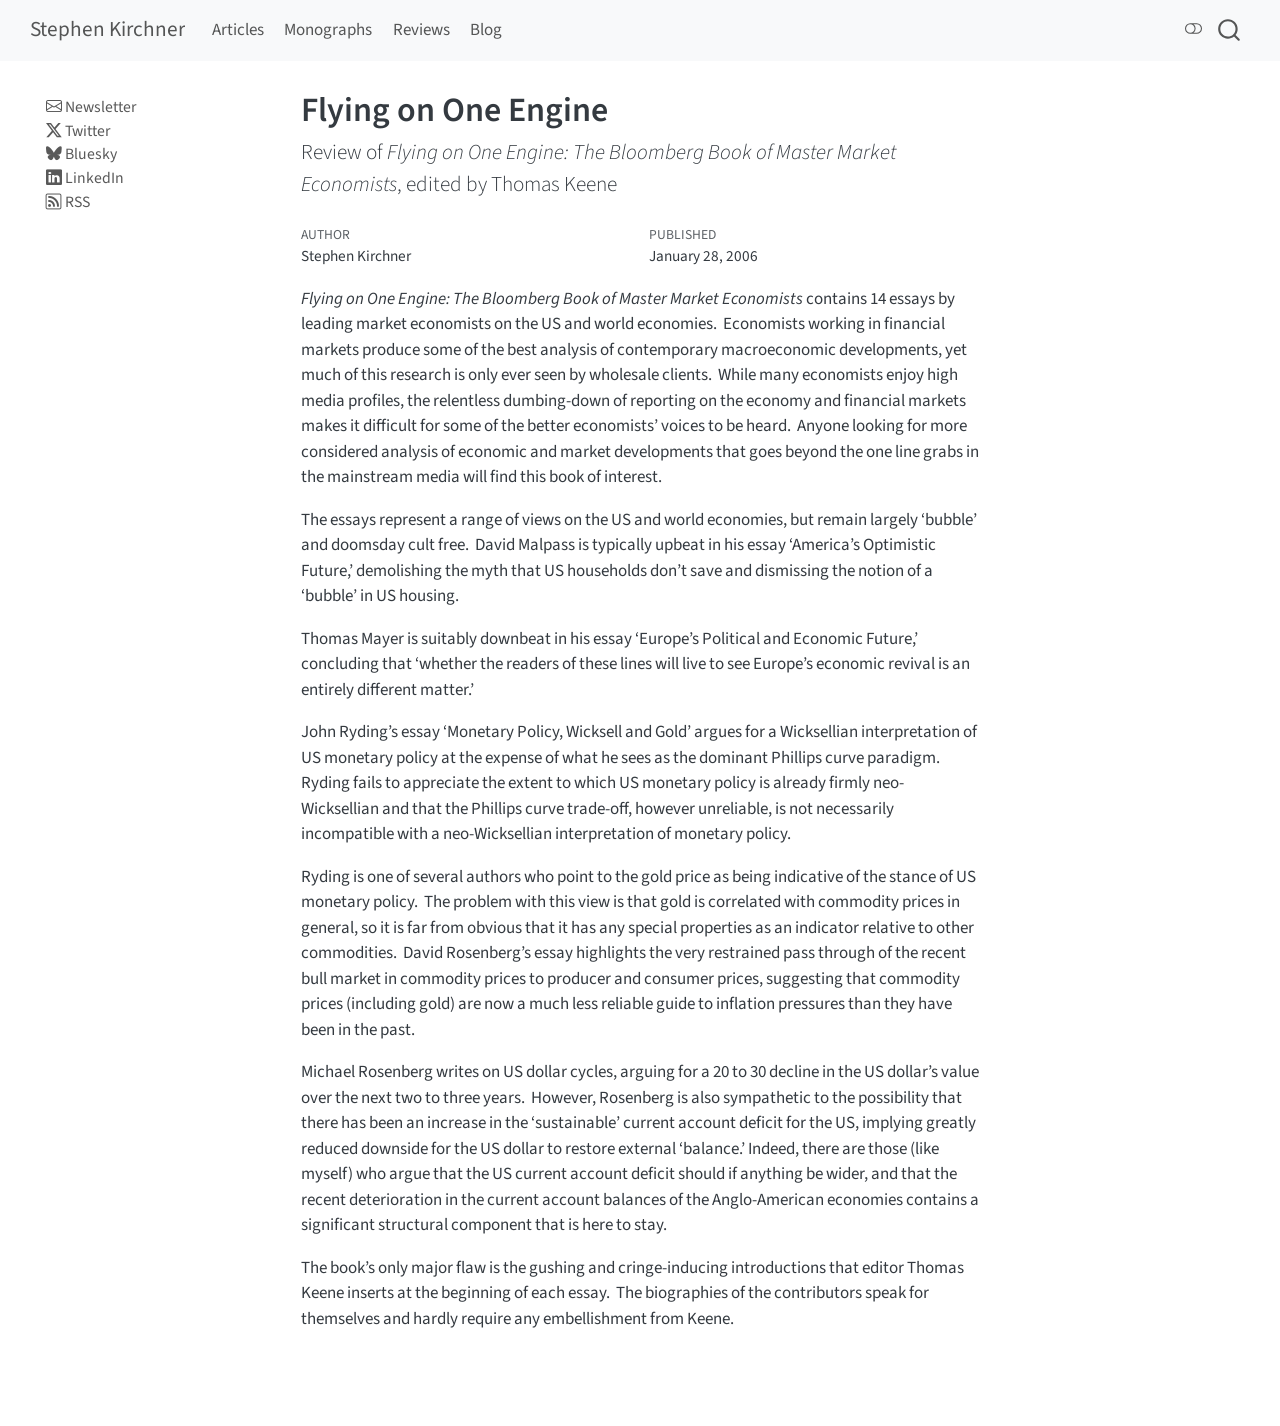
<file: reviews/flying-on-one-engine.html>
<!DOCTYPE html>
<html xmlns="http://www.w3.org/1999/xhtml" lang="en" xml:lang="en"><head>

<meta charset="utf-8">
<meta name="generator" content="quarto-1.10.18">

<meta name="viewport" content="width=device-width, initial-scale=1.0, user-scalable=yes">

<meta name="author" content="Stephen Kirchner">
<meta name="dcterms.date" content="2006-01-28">

<title>Flying on One Engine – Stephen Kirchner</title>
<style>
/* Default styles provided by pandoc.
** See https://pandoc.org/MANUAL.html#variables-for-html for config info.
*/
span.smallcaps{font-variant: small-caps;}
div.columns{display: flex; gap: 1.5em;}
div.column{flex: auto;}
@media screen {
div.columns{gap: min(4vw, 1.5em);}
div.column{overflow-x: auto;}
}
div.hanging-indent{margin-left: 1.5em; text-indent: -1.5em;}
ul.task-list{list-style: none;}
ul.task-list li input[type="checkbox"] {
  width: 0.8em;
  margin: 0 0.8em 0.2em -1em; /* quarto-specific, see https://github.com/quarto-dev/quarto-cli/issues/4556 */ 
  vertical-align: middle;
}
</style>


<script src="../site_libs/quarto-nav/quarto-nav.js"></script>
<script src="../site_libs/quarto-nav/headroom.min.js"></script>
<script src="../site_libs/clipboard/clipboard.min.js"></script>
<script src="../site_libs/quarto-search/autocomplete.umd.js"></script>
<script src="../site_libs/quarto-search/fuse.min.js"></script>
<script src="../site_libs/quarto-search/quarto-search.js"></script>
<meta name="quarto:offset" content="../">
<script src="../site_libs/quarto-html/quarto.js" type="module"></script>
<script src="../site_libs/quarto-html/tabsets/tabsets.js" type="module"></script>
<script src="../site_libs/quarto-html/popper.min.js"></script>
<script src="../site_libs/quarto-html/tippy.umd.min.js"></script>
<script src="../site_libs/quarto-html/anchor.min.js"></script>
<link href="../site_libs/quarto-html/tippy.css" rel="stylesheet">
<link href="../site_libs/quarto-html/quarto-syntax-highlighting-64a204ab8560d761af7679ceaba22944.css" rel="stylesheet" class="quarto-color-scheme" id="quarto-text-highlighting-styles">
<link href="../site_libs/quarto-html/quarto-syntax-highlighting-dark-b85bc7c33db8c58e0ec93c3465666fed.css" rel="stylesheet" class="quarto-color-scheme quarto-color-alternate" id="quarto-text-highlighting-styles">
<link href="../site_libs/quarto-html/quarto-syntax-highlighting-64a204ab8560d761af7679ceaba22944.css" rel="stylesheet" class="quarto-color-scheme-extra" id="quarto-text-highlighting-styles">
<script src="../site_libs/bootstrap/bootstrap.min.js"></script>
<link href="../site_libs/bootstrap/bootstrap-icons.css" rel="stylesheet">
<link href="../site_libs/bootstrap/bootstrap-172ba59bd5e0b52282274ba0c0cc16fc.min.css" rel="stylesheet" append-hash="true" class="quarto-color-scheme" id="quarto-bootstrap" data-mode="light">
<link href="../site_libs/bootstrap/bootstrap-dark-8b348f4b4b74a528bf910da1e8c5139e.min.css" rel="stylesheet" append-hash="true" class="quarto-color-scheme quarto-color-alternate" id="quarto-bootstrap" data-mode="dark">
<link href="../site_libs/bootstrap/bootstrap-172ba59bd5e0b52282274ba0c0cc16fc.min.css" rel="stylesheet" append-hash="true" class="quarto-color-scheme-extra" id="quarto-bootstrap" data-mode="light">
<script id="quarto-search-options" type="application/json">{
  "location": "navbar",
  "copy-button": false,
  "collapse-after": 3,
  "panel-placement": "end",
  "type": "overlay",
  "limit": 50,
  "keyboard-shortcut": [
    "f",
    "/",
    "s"
  ],
  "show-item-context": false,
  "language": {
    "search-no-results-text": "No results",
    "search-matching-documents-text": "matching documents",
    "search-copy-link-title": "Copy link to search",
    "search-hide-matches-text": "Hide additional matches",
    "search-more-match-text": "more match in this document",
    "search-more-matches-text": "more matches in this document",
    "search-clear-button-title": "Clear",
    "search-text-placeholder": "",
    "search-detached-cancel-button-title": "Cancel",
    "search-submit-button-title": "Submit",
    "search-label": "Search"
  }
}</script>


<link rel="stylesheet" href="../styles.css">
</head>

<body class="nav-sidebar floating nav-fixed quarto-light"><script id="quarto-html-before-body" type="application/javascript">
    const toggleBodyColorMode = (bsSheetEl) => {
      const mode = bsSheetEl.getAttribute("data-mode");
      const bodyEl = window.document.querySelector("body");
      if (mode === "dark") {
        bodyEl.classList.add("quarto-dark");
        bodyEl.classList.remove("quarto-light");
      } else {
        bodyEl.classList.add("quarto-light");
        bodyEl.classList.remove("quarto-dark");
      }
    }
    const toggleBodyColorPrimary = () => {
      const bsSheetEl = window.document.querySelector("link#quarto-bootstrap:not([rel=disabled-stylesheet])");
      if (bsSheetEl) {
        toggleBodyColorMode(bsSheetEl);
      }
    }
    const setColorSchemeToggle = (alternate) => {
      const toggles = window.document.querySelectorAll('.quarto-color-scheme-toggle');
      for (let i=0; i < toggles.length; i++) {
        const toggle = toggles[i];
        if (toggle) {
          if (alternate) {
            toggle.classList.add("alternate");
          } else {
            toggle.classList.remove("alternate");
          }
        }
      }
    };
    const toggleColorMode = (alternate) => {
      // Switch the stylesheets
      const primaryStylesheets = window.document.querySelectorAll('link.quarto-color-scheme:not(.quarto-color-alternate)');
      const alternateStylesheets = window.document.querySelectorAll('link.quarto-color-scheme.quarto-color-alternate');
      manageTransitions('#quarto-margin-sidebar .nav-link', false);
      if (alternate) {
        // note: dark is layered on light, we don't disable primary!
        enableStylesheet(alternateStylesheets);
        for (const sheetNode of alternateStylesheets) {
          if (sheetNode.id === "quarto-bootstrap") {
            toggleBodyColorMode(sheetNode);
          }
        }
      } else {
        disableStylesheet(alternateStylesheets);
        enableStylesheet(primaryStylesheets)
        toggleBodyColorPrimary();
      }
      manageTransitions('#quarto-margin-sidebar .nav-link', true);
      // Switch the toggles
      setColorSchemeToggle(alternate)
      // Hack to workaround the fact that safari doesn't
      // properly recolor the scrollbar when toggling (#1455)
      if (navigator.userAgent.indexOf('Safari') > 0 && navigator.userAgent.indexOf('Chrome') == -1) {
        manageTransitions("body", false);
        window.scrollTo(0, 1);
        setTimeout(() => {
          window.scrollTo(0, 0);
          manageTransitions("body", true);
        }, 40);
      }
    }
    const disableStylesheet = (stylesheets) => {
      for (let i=0; i < stylesheets.length; i++) {
        const stylesheet = stylesheets[i];
        stylesheet.rel = 'disabled-stylesheet';
      }
    }
    const enableStylesheet = (stylesheets) => {
      for (let i=0; i < stylesheets.length; i++) {
        const stylesheet = stylesheets[i];
        if(stylesheet.rel !== 'stylesheet') { // for Chrome, which will still FOUC without this check
          stylesheet.rel = 'stylesheet';
        }
      }
    }
    const manageTransitions = (selector, allowTransitions) => {
      const els = window.document.querySelectorAll(selector);
      for (let i=0; i < els.length; i++) {
        const el = els[i];
        if (allowTransitions) {
          el.classList.remove('notransition');
        } else {
          el.classList.add('notransition');
        }
      }
    }
    const isFileUrl = () => {
      return window.location.protocol === 'file:';
    }
    const hasAlternateSentinel = () => {
      let styleSentinel = getColorSchemeSentinel();
      if (styleSentinel !== null) {
        return styleSentinel === "alternate";
      } else {
        return false;
      }
    }
    const setStyleSentinel = (alternate) => {
      const value = alternate ? "alternate" : "default";
      if (!isFileUrl()) {
        window.localStorage.setItem("quarto-color-scheme", value);
      } else {
        localAlternateSentinel = value;
      }
    }
    const getColorSchemeSentinel = () => {
      if (!isFileUrl()) {
        const storageValue = window.localStorage.getItem("quarto-color-scheme");
        return storageValue != null ? storageValue : localAlternateSentinel;
      } else {
        return localAlternateSentinel;
      }
    }
    const toggleGiscusIfUsed = (isAlternate, darkModeDefault) => {
      const baseTheme = document.querySelector('#giscus-base-theme')?.value ?? 'light';
      const alternateTheme = document.querySelector('#giscus-alt-theme')?.value ?? 'dark';
      let newTheme = '';
      if(authorPrefersDark) {
        newTheme = isAlternate ? baseTheme : alternateTheme;
      } else {
        newTheme = isAlternate ? alternateTheme : baseTheme;
      }
      const changeGiscusTheme = () => {
        // From: https://github.com/giscus/giscus/issues/336
        const sendMessage = (message) => {
          const iframe = document.querySelector('iframe.giscus-frame');
          if (!iframe) return;
          iframe.contentWindow.postMessage({ giscus: message }, 'https://giscus.app');
        }
        sendMessage({
          setConfig: {
            theme: newTheme
          }
        });
      }
      const isGiscussLoaded = window.document.querySelector('iframe.giscus-frame') !== null;
      if (isGiscussLoaded) {
        changeGiscusTheme();
      }
    };
    const authorPrefersDark = false;
    const darkModeDefault = authorPrefersDark;
      document.querySelector('link#quarto-text-highlighting-styles.quarto-color-scheme-extra').rel = 'disabled-stylesheet';
      document.querySelector('link#quarto-bootstrap.quarto-color-scheme-extra').rel = 'disabled-stylesheet';
    let localAlternateSentinel = darkModeDefault ? 'alternate' : 'default';
    // Dark / light mode switch
    window.quartoToggleColorScheme = () => {
      // Read the current dark / light value
      let toAlternate = !hasAlternateSentinel();
      toggleColorMode(toAlternate);
      setStyleSentinel(toAlternate);
      toggleGiscusIfUsed(toAlternate, darkModeDefault);
      window.dispatchEvent(new Event('resize'));
    };
    // Switch to dark mode if need be
    if (hasAlternateSentinel()) {
      toggleColorMode(true);
    } else {
      toggleColorMode(false);
    }
  </script>

<div id="quarto-search-results"></div>
  <header id="quarto-header" class="headroom fixed-top">
    <nav class="navbar navbar-expand-lg " data-bs-theme="dark">
      <div class="navbar-container container-fluid">
      <div class="navbar-brand-container mx-auto">
    <a class="navbar-brand" href="../index.html">
    <span class="navbar-title">Stephen Kirchner</span>
    </a>
  </div>
            <div id="quarto-search" class="" title="Search"></div>
          <button class="navbar-toggler" type="button" data-bs-toggle="collapse" data-bs-target="#navbarCollapse" aria-controls="navbarCollapse" role="menu" aria-expanded="false" aria-label="Toggle navigation" onclick="if (window.quartoToggleHeadroom) { window.quartoToggleHeadroom(); }">
  <span class="navbar-toggler-icon"></span>
</button>
          <div class="collapse navbar-collapse" id="navbarCollapse">
            <ul class="navbar-nav navbar-nav-scroll me-auto">
  <li class="nav-item">
    <a class="nav-link" href="../articles.html"> 
<span class="menu-text">Articles</span></a>
  </li>  
  <li class="nav-item">
    <a class="nav-link" href="../monographs.html"> 
<span class="menu-text">Monographs</span></a>
  </li>  
  <li class="nav-item">
    <a class="nav-link" href="../reviews.html"> 
<span class="menu-text">Reviews</span></a>
  </li>  
  <li class="nav-item">
    <a class="nav-link" href="../blog.html"> 
<span class="menu-text">Blog</span></a>
  </li>  
</ul>
          </div> <!-- /navcollapse -->
            <div class="quarto-navbar-tools">
  <a href="" class="quarto-color-scheme-toggle quarto-navigation-tool  px-1" onclick="window.quartoToggleColorScheme(); return false;" title="Toggle dark mode"><i class="bi"></i></a>
</div>
      </div> <!-- /container-fluid -->
    </nav>
  <nav class="quarto-secondary-nav">
    <div class="container-fluid d-flex">
      <button type="button" class="quarto-btn-toggle btn" data-bs-toggle="collapse" role="button" data-bs-target=".quarto-sidebar-collapse-item" aria-controls="quarto-sidebar" aria-expanded="false" aria-label="Toggle sidebar navigation" onclick="if (window.quartoToggleHeadroom) { window.quartoToggleHeadroom(); }">
        <i class="bi bi-layout-text-sidebar-reverse"></i>
      </button>
        <nav class="quarto-page-breadcrumbs" aria-label="breadcrumb"><ol class="breadcrumb"><li class="breadcrumb-item">Flying on One Engine</li></ol></nav>
        <a class="flex-grow-1" role="navigation" data-bs-toggle="collapse" data-bs-target=".quarto-sidebar-collapse-item" aria-controls="quarto-sidebar" aria-expanded="false" aria-label="Toggle sidebar navigation" onclick="if (window.quartoToggleHeadroom) { window.quartoToggleHeadroom(); }">      
        </a>
    </div>
  </nav>
</header>
<!-- content -->
<div id="quarto-content" class="quarto-container page-columns page-rows-contents page-layout-article page-navbar">
<!-- sidebar -->
  <nav id="quarto-sidebar" class="sidebar collapse collapse-horizontal quarto-sidebar-collapse-item sidebar-navigation floating overflow-auto">
    <div class="sidebar-menu-container"> 
    <ul class="list-unstyled mt-1">
        <li class="sidebar-item">
  <div class="sidebar-item-container"> 
  <a href="https://stephenkirchner.substack.com" class="sidebar-item-text sidebar-link"><i class="bi bi-envelope" role="img">
</i> 
 <span class="menu-text">Newsletter</span></a>
  </div>
</li>
        <li class="sidebar-item">
  <div class="sidebar-item-container"> 
  <a href="https://x.com/insteconomics" class="sidebar-item-text sidebar-link"><i class="bi bi-twitter-x" role="img">
</i> 
 <span class="menu-text">Twitter</span></a>
  </div>
</li>
        <li class="sidebar-item">
  <div class="sidebar-item-container"> 
  <a href="https://bsky.app/profile/insteconomics.bsky.social" class="sidebar-item-text sidebar-link"><i class="bi bi-bluesky" role="img">
</i> 
 <span class="menu-text">Bluesky</span></a>
  </div>
</li>
        <li class="sidebar-item">
  <div class="sidebar-item-container"> 
  <a href="https://www.linkedin.com/in/stephen-kirchner-6533994a" class="sidebar-item-text sidebar-link"><i class="bi bi-linkedin" role="img">
</i> 
 <span class="menu-text">LinkedIn</span></a>
  </div>
</li>
        <li class="sidebar-item">
  <div class="sidebar-item-container"> 
  <a href="../blog.xml" class="sidebar-item-text sidebar-link"><i class="bi bi-rss" role="img">
</i> 
 <span class="menu-text">RSS</span></a>
  </div>
</li>
    </ul>
    </div>
</nav>
<div id="quarto-sidebar-glass" class="quarto-sidebar-collapse-item" data-bs-toggle="collapse" data-bs-target=".quarto-sidebar-collapse-item"></div>
<!-- margin-sidebar -->
    <div id="quarto-margin-sidebar" class="sidebar margin-sidebar zindex-bottom">
        
    </div>
<!-- main -->
<main class="content" id="quarto-document-content">


<header id="title-block-header" class="quarto-title-block default">
<div class="quarto-title">
<h1 class="title">Flying on One Engine</h1>
<p class="subtitle lead">Review of <em>Flying on One Engine: The Bloomberg Book of Master Market Economists</em>, edited by Thomas Keene</p>
</div>



<div class="quarto-title-meta">

    <div>
    <div class="quarto-title-meta-heading">Author</div>
    <div class="quarto-title-meta-contents">
             <p>Stephen Kirchner </p>
          </div>
  </div>
    
    <div>
    <div class="quarto-title-meta-heading">Published</div>
    <div class="quarto-title-meta-contents">
      <p class="date">January 28, 2006</p>
    </div>
  </div>
  
    
  </div>
  


</header>


<p><em>Flying on One Engine: The Bloomberg Book of Master Market Economists</em> contains 14 essays by leading market economists on the US and world economies.&nbsp; Economists working in financial markets produce some of the best analysis of contemporary macroeconomic developments, yet much of this research is only ever seen by wholesale clients.&nbsp; While many economists enjoy high media profiles, the relentless dumbing-down of reporting on the economy and financial markets makes it difficult for some of the better economists’ voices to be heard.&nbsp; Anyone looking for more considered analysis of economic and market developments that goes beyond the one line grabs in the mainstream media will find this book of interest.</p>
<p>The essays represent a range of views on the US and world economies, but remain largely ‘bubble’ and doomsday cult free.&nbsp; David Malpass is typically upbeat in his essay ‘America’s Optimistic Future,’ demolishing the myth that US households don’t save and dismissing the notion of a ‘bubble’ in US housing.&nbsp;</p>
<p>Thomas Mayer is suitably downbeat in his essay ‘Europe’s Political and Economic Future,’ concluding that ‘whether the readers of these lines will live to see Europe’s economic revival is an entirely different matter.’</p>
<p>John Ryding’s essay ‘Monetary Policy, Wicksell and Gold’ argues for a Wicksellian interpretation of US monetary policy at the expense of what he sees as the dominant Phillips curve paradigm.&nbsp; Ryding fails to appreciate the extent to which US monetary policy is already firmly neo-Wicksellian and that the Phillips curve trade-off, however unreliable, is not necessarily incompatible with a neo-Wicksellian interpretation of monetary policy.</p>
<p>Ryding is one of several authors who point to the gold price as being indicative of the stance of US monetary policy.&nbsp; The problem with this view is that gold is correlated with commodity prices in general, so it is far from obvious that it has any special properties as an indicator relative to other commodities.&nbsp; David Rosenberg’s essay highlights the very restrained pass through of the recent bull market in commodity prices to producer and consumer prices, suggesting that commodity prices (including gold) are now a much less reliable guide to inflation pressures than they have been in the past.</p>
<p>Michael Rosenberg writes on US dollar cycles, arguing for a 20 to 30 decline in the US dollar’s value over the next two to three years.&nbsp; However, Rosenberg is also sympathetic to the possibility that there has been an increase in the ‘sustainable’ current account deficit for the US, implying greatly reduced downside for the US dollar to restore external ‘balance.’ Indeed, there are those (like myself) who argue that the US current account deficit should if anything be wider, and that the recent deterioration in the current account balances of the Anglo-American economies contains a significant structural component that is here to stay.</p>
<p>The book’s only major flaw is the gushing and cringe-inducing introductions that editor Thomas Keene inserts at the beginning of each essay.&nbsp; The biographies of the contributors speak for themselves and hardly require any embellishment from Keene.</p>



</main> <!-- /main -->
<script id="quarto-html-after-body" type="application/javascript">
  window.document.addEventListener("DOMContentLoaded", function (event) {
    // Ensure there is a toggle, if there isn't float one in the top right
    if (window.document.querySelector('.quarto-color-scheme-toggle') === null) {
      const a = window.document.createElement('a');
      a.classList.add('top-right');
      a.classList.add('quarto-color-scheme-toggle');
      a.href = "";
      a.onclick = function() { try { window.quartoToggleColorScheme(); } catch {} return false; };
      const i = window.document.createElement("i");
      i.classList.add('bi');
      a.appendChild(i);
      window.document.body.appendChild(a);
    }
    setColorSchemeToggle(hasAlternateSentinel())
    const icon = "";
    const anchorJS = new window.AnchorJS();
    anchorJS.options = {
      placement: 'right',
      icon: icon
    };
    anchorJS.add('.anchored');
    const isCodeAnnotation = (el) => {
      for (const clz of el.classList) {
        if (clz.startsWith('code-annotation-')) {                     
          return true;
        }
      }
      return false;
    }
    const onCopySuccess = function(e) {
      // button target
      const button = e.trigger;
      // don't keep focus
      button.blur();
      // flash "checked"
      button.classList.add('code-copy-button-checked');
      var currentTitle = button.getAttribute("title");
      button.setAttribute("title", "Copied!");
      let tooltip;
      if (window.bootstrap) {
        button.setAttribute("data-bs-toggle", "tooltip");
        button.setAttribute("data-bs-placement", "left");
        button.setAttribute("data-bs-title", "Copied!");
        tooltip = new bootstrap.Tooltip(button, 
          { trigger: "manual", 
            customClass: "code-copy-button-tooltip",
            offset: [0, -8]});
        tooltip.show();    
      }
      setTimeout(function() {
        if (tooltip) {
          tooltip.hide();
          button.removeAttribute("data-bs-title");
          button.removeAttribute("data-bs-toggle");
          button.removeAttribute("data-bs-placement");
        }
        button.setAttribute("title", currentTitle);
        button.classList.remove('code-copy-button-checked');
      }, 1000);
      // clear code selection
      e.clearSelection();
    }
    const getTextToCopy = function(trigger) {
      const outerScaffold = trigger.parentElement.cloneNode(true);
      const codeEl = outerScaffold.querySelector('code');
      for (const childEl of codeEl.children) {
        if (isCodeAnnotation(childEl)) {
          childEl.remove();
        }
      }
      return codeEl.innerText;
    }
    const clipboard = new window.ClipboardJS('.code-copy-button:not([data-in-quarto-modal])', {
      text: getTextToCopy
    });
    clipboard.on('success', onCopySuccess);
    if (window.document.getElementById('quarto-embedded-source-code-modal')) {
      const clipboardModal = new window.ClipboardJS('.code-copy-button[data-in-quarto-modal]', {
        text: getTextToCopy,
        container: window.document.getElementById('quarto-embedded-source-code-modal')
      });
      clipboardModal.on('success', onCopySuccess);
    }
      var localhostRegex = new RegExp(/^(?:http|https):\/\/localhost\:?[0-9]*\//);
      var mailtoRegex = new RegExp(/^mailto:/);
        var filterRegex = new RegExp("https:\/\/stephenkirchner\.github\.io");
      var isInternal = (href) => {
          return filterRegex.test(href) || localhostRegex.test(href) || mailtoRegex.test(href);
      }
      // Inspect non-navigation links and adorn them if external
     var links = window.document.querySelectorAll('a[href]:not(.nav-link):not(.navbar-brand):not(.toc-action):not(.sidebar-link):not(.sidebar-item-toggle):not(.pagination-link):not(.no-external):not([aria-hidden]):not(.dropdown-item):not(.quarto-navigation-tool):not(.about-link)');
      for (var i=0; i<links.length; i++) {
        const link = links[i];
        if (!isInternal(link.href)) {
          // undo the damage that might have been done by quarto-nav.js in the case of
          // links that we want to consider external
          if (link.dataset.originalHref !== undefined) {
            link.href = link.dataset.originalHref;
          }
        }
      }
    function tippyHover(el, contentFn, onTriggerFn, onUntriggerFn) {
      const config = {
        allowHTML: true,
        maxWidth: 500,
        delay: 100,
        arrow: false,
        appendTo: function(el) {
            return el.parentElement;
        },
        interactive: true,
        interactiveBorder: 10,
        theme: 'quarto',
        placement: 'bottom-start',
      };
      if (contentFn) {
        config.content = contentFn;
      }
      if (onTriggerFn) {
        config.onTrigger = onTriggerFn;
      }
      if (onUntriggerFn) {
        config.onUntrigger = onUntriggerFn;
      }
      window.tippy(el, config); 
    }
    const noterefs = window.document.querySelectorAll('a[role="doc-noteref"]');
    for (var i=0; i<noterefs.length; i++) {
      const ref = noterefs[i];
      tippyHover(ref, function() {
        // use id or data attribute instead here
        let href = ref.getAttribute('data-footnote-href') || ref.getAttribute('href');
        try { href = new URL(href).hash; } catch {}
        const id = href.replace(/^#\/?/, "");
        const note = window.document.getElementById(id);
        if (note) {
          return note.innerHTML;
        } else {
          return "";
        }
      });
    }
    const xrefs = window.document.querySelectorAll('a.quarto-xref');
    const processXRef = (id, note) => {
      // Strip column container classes
      const stripColumnClz = (el) => {
        el.classList.remove("page-full", "page-columns");
        if (el.children) {
          for (const child of el.children) {
            stripColumnClz(child);
          }
        }
      }
      stripColumnClz(note)
      if (id === null || id.startsWith('sec-')) {
        // Special case sections, only their first couple elements
        const container = document.createElement("div");
        if (note.children && note.children.length > 2) {
          container.appendChild(note.children[0].cloneNode(true));
          for (let i = 1; i < note.children.length; i++) {
            const child = note.children[i];
            if (child.tagName === "P" && child.innerText === "") {
              continue;
            } else {
              container.appendChild(child.cloneNode(true));
              break;
            }
          }
          if (window.Quarto?.typesetMath) {
            window.Quarto.typesetMath(container);
          }
          return container.innerHTML
        } else {
          if (window.Quarto?.typesetMath) {
            window.Quarto.typesetMath(note);
          }
          return note.innerHTML;
        }
      } else {
        // Remove any anchor links if they are present
        const anchorLink = note.querySelector('a.anchorjs-link');
        if (anchorLink) {
          anchorLink.remove();
        }
        if (window.Quarto?.typesetMath) {
          window.Quarto.typesetMath(note);
        }
        if (note.classList.contains("callout")) {
          return note.outerHTML;
        } else {
          return note.innerHTML;
        }
      }
    }
    for (var i=0; i<xrefs.length; i++) {
      const xref = xrefs[i];
      tippyHover(xref, undefined, function(instance) {
        instance.disable();
        let url = xref.getAttribute('href');
        let hash = undefined; 
        if (url.startsWith('#')) {
          hash = url;
        } else {
          try { hash = new URL(url).hash; } catch {}
        }
        if (hash) {
          const id = hash.replace(/^#\/?/, "");
          const note = window.document.getElementById(id);
          if (note !== null) {
            try {
              const html = processXRef(id, note.cloneNode(true));
              instance.setContent(html);
            } finally {
              instance.enable();
              instance.show();
            }
          } else {
            // See if we can fetch this
            fetch(url.split('#')[0])
            .then(res => res.text())
            .then(html => {
              const parser = new DOMParser();
              const htmlDoc = parser.parseFromString(html, "text/html");
              const note = htmlDoc.getElementById(id);
              if (note !== null) {
                const html = processXRef(id, note);
                instance.setContent(html);
              } 
            }).finally(() => {
              instance.enable();
              instance.show();
            });
          }
        } else {
          // See if we can fetch a full url (with no hash to target)
          // This is a special case and we should probably do some content thinning / targeting
          fetch(url)
          .then(res => res.text())
          .then(html => {
            const parser = new DOMParser();
            const htmlDoc = parser.parseFromString(html, "text/html");
            const note = htmlDoc.querySelector('main.content');
            if (note !== null) {
              // This should only happen for chapter cross references
              // (since there is no id in the URL)
              // remove the first header
              if (note.children.length > 0 && note.children[0].tagName === "HEADER") {
                note.children[0].remove();
              }
              const html = processXRef(null, note);
              instance.setContent(html);
            } 
          }).finally(() => {
            instance.enable();
            instance.show();
          });
        }
      }, function(instance) {
      });
    }
        let selectedAnnoteEl;
        const selectorForAnnotation = ( cell, annotation) => {
          let cellAttr = 'data-code-cell="' + cell + '"';
          let lineAttr = 'data-code-annotation="' +  annotation + '"';
          const selector = 'span[' + cellAttr + '][' + lineAttr + ']';
          return selector;
        }
        const selectCodeLines = (annoteEl) => {
          const doc = window.document;
          const targetCell = annoteEl.getAttribute("data-target-cell");
          const targetAnnotation = annoteEl.getAttribute("data-target-annotation");
          const annoteSpan = window.document.querySelector(selectorForAnnotation(targetCell, targetAnnotation));
          const lines = annoteSpan.getAttribute("data-code-lines").split(",");
          const lineIds = lines.map((line) => {
            return targetCell + "-" + line;
          })
          let top = null;
          let height = null;
          let parent = null;
          if (lineIds.length > 0) {
              //compute the position of the single el (top and bottom and make a div)
              const el = window.document.getElementById(lineIds[0]);
              top = el.offsetTop;
              height = el.offsetHeight;
              parent = el.parentElement.parentElement;
            if (lineIds.length > 1) {
              const lastEl = window.document.getElementById(lineIds[lineIds.length - 1]);
              const bottom = lastEl.offsetTop + lastEl.offsetHeight;
              height = bottom - top;
            }
            if (top !== null && height !== null && parent !== null) {
              // cook up a div (if necessary) and position it 
              let div = window.document.getElementById("code-annotation-line-highlight");
              if (div === null) {
                div = window.document.createElement("div");
                div.setAttribute("id", "code-annotation-line-highlight");
                div.style.position = 'absolute';
                parent.appendChild(div);
              }
              div.style.top = top - 2 + "px";
              div.style.height = height + 4 + "px";
              div.style.left = 0;
              let gutterDiv = window.document.getElementById("code-annotation-line-highlight-gutter");
              if (gutterDiv === null) {
                gutterDiv = window.document.createElement("div");
                gutterDiv.setAttribute("id", "code-annotation-line-highlight-gutter");
                gutterDiv.style.position = 'absolute';
                const codeCell = window.document.getElementById(targetCell);
                const gutter = codeCell.querySelector('.code-annotation-gutter');
                gutter.appendChild(gutterDiv);
              }
              gutterDiv.style.top = top - 2 + "px";
              gutterDiv.style.height = height + 4 + "px";
            }
            selectedAnnoteEl = annoteEl;
          }
        };
        const unselectCodeLines = () => {
          const elementsIds = ["code-annotation-line-highlight", "code-annotation-line-highlight-gutter"];
          elementsIds.forEach((elId) => {
            const div = window.document.getElementById(elId);
            if (div) {
              div.remove();
            }
          });
          selectedAnnoteEl = undefined;
        };
          // Handle positioning of the toggle
      window.addEventListener(
        "resize",
        throttle(() => {
          elRect = undefined;
          if (selectedAnnoteEl) {
            selectCodeLines(selectedAnnoteEl);
          }
        }, 10)
      );
      function throttle(fn, ms) {
      let throttle = false;
      let timer;
        return (...args) => {
          if(!throttle) { // first call gets through
              fn.apply(this, args);
              throttle = true;
          } else { // all the others get throttled
              if(timer) clearTimeout(timer); // cancel #2
              timer = setTimeout(() => {
                fn.apply(this, args);
                timer = throttle = false;
              }, ms);
          }
        };
      }
        // Attach click handler to the DT
        const annoteDls = window.document.querySelectorAll('dt[data-target-cell]');
        for (const annoteDlNode of annoteDls) {
          annoteDlNode.addEventListener('click', (event) => {
            const clickedEl = event.target;
            if (clickedEl !== selectedAnnoteEl) {
              unselectCodeLines();
              const activeEl = window.document.querySelector('dt[data-target-cell].code-annotation-active');
              if (activeEl) {
                activeEl.classList.remove('code-annotation-active');
              }
              selectCodeLines(clickedEl);
              clickedEl.classList.add('code-annotation-active');
            } else {
              // Unselect the line
              unselectCodeLines();
              clickedEl.classList.remove('code-annotation-active');
            }
          });
        }
    const findCites = (el) => {
      const parentEl = el.parentElement;
      if (parentEl) {
        const cites = parentEl.dataset.cites;
        if (cites) {
          return {
            el,
            cites: cites.split(' ')
          };
        } else {
          return findCites(el.parentElement)
        }
      } else {
        return undefined;
      }
    };
    var bibliorefs = window.document.querySelectorAll('a[role="doc-biblioref"]');
    for (var i=0; i<bibliorefs.length; i++) {
      const ref = bibliorefs[i];
      const citeInfo = findCites(ref);
      if (citeInfo) {
        tippyHover(citeInfo.el, function() {
          var popup = window.document.createElement('div');
          citeInfo.cites.forEach(function(cite) {
            var citeDiv = window.document.createElement('div');
            citeDiv.classList.add('hanging-indent');
            citeDiv.classList.add('csl-entry');
            var biblioDiv = window.document.getElementById('ref-' + cite);
            if (biblioDiv) {
              citeDiv.innerHTML = biblioDiv.innerHTML;
            }
            popup.appendChild(citeDiv);
          });
          return popup.innerHTML;
        });
      }
    }
  });
  </script>
</div> <!-- /content -->




</body></html>
</file>
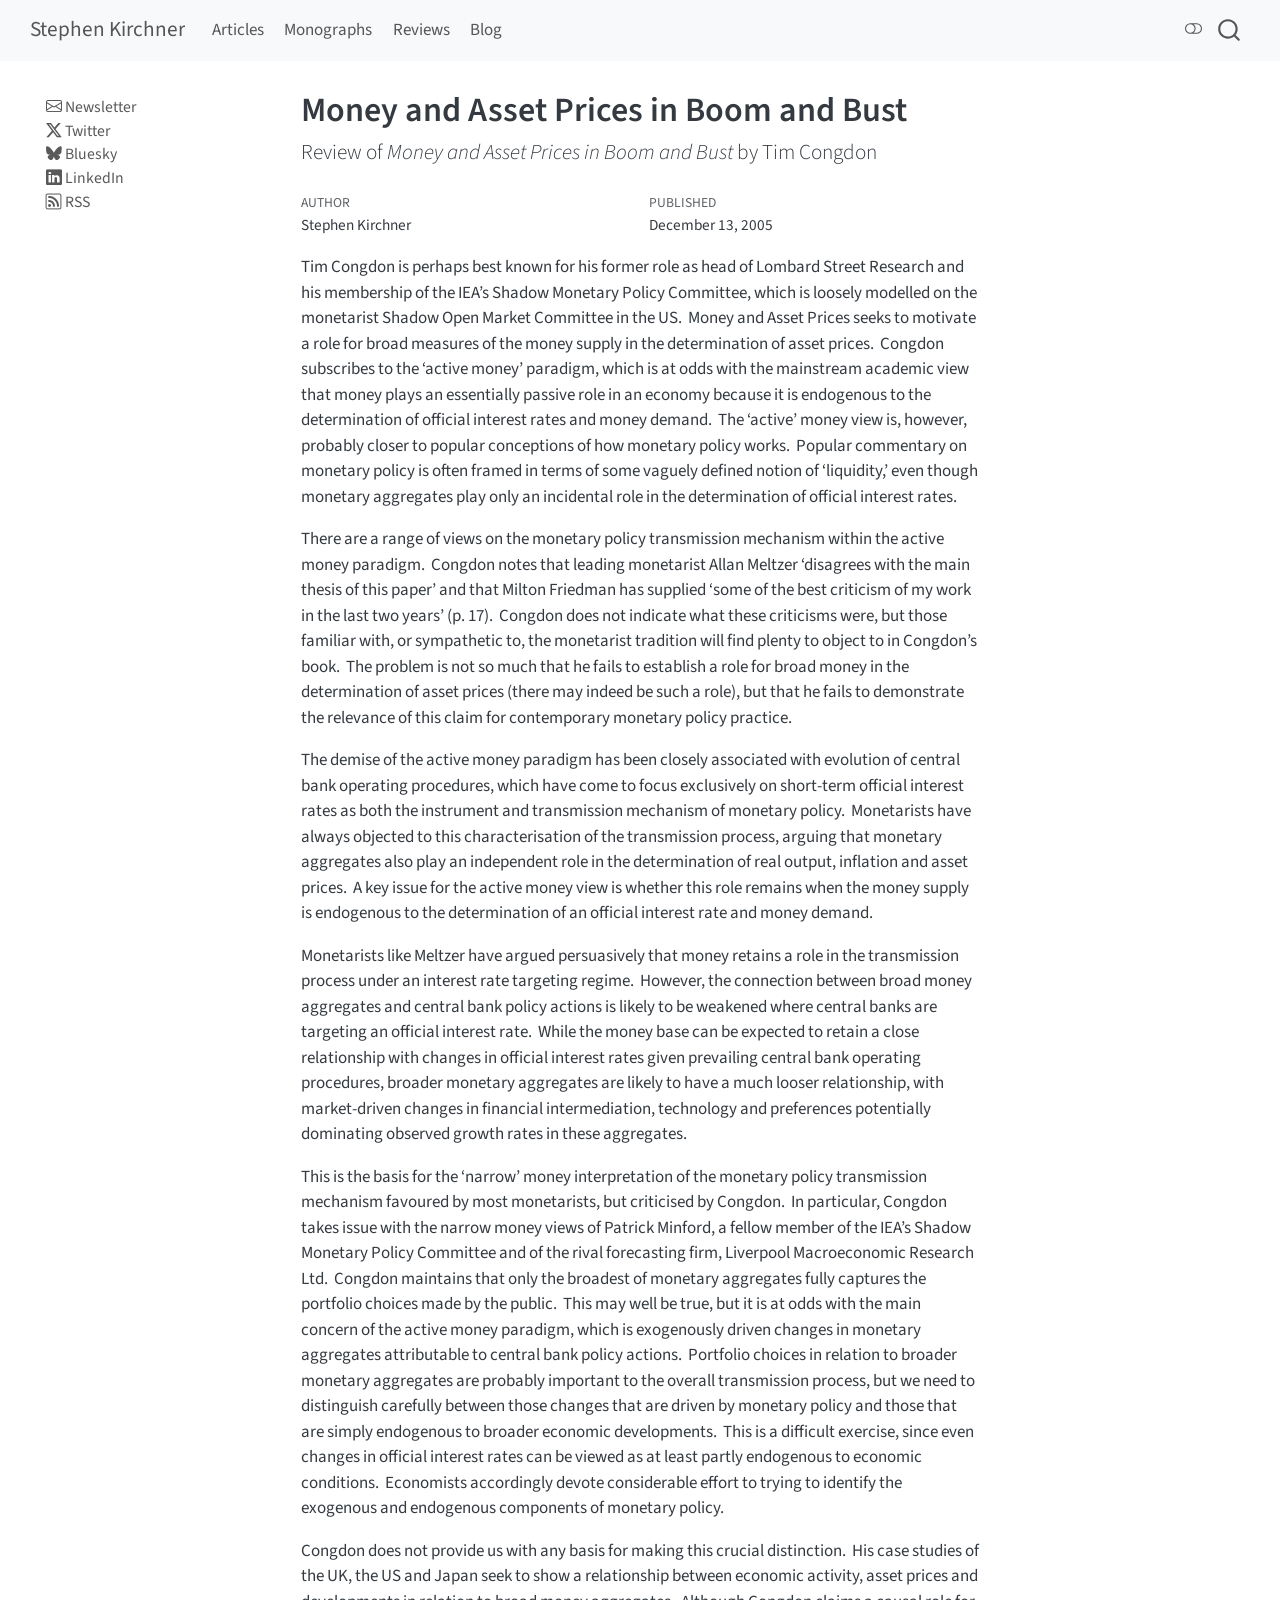
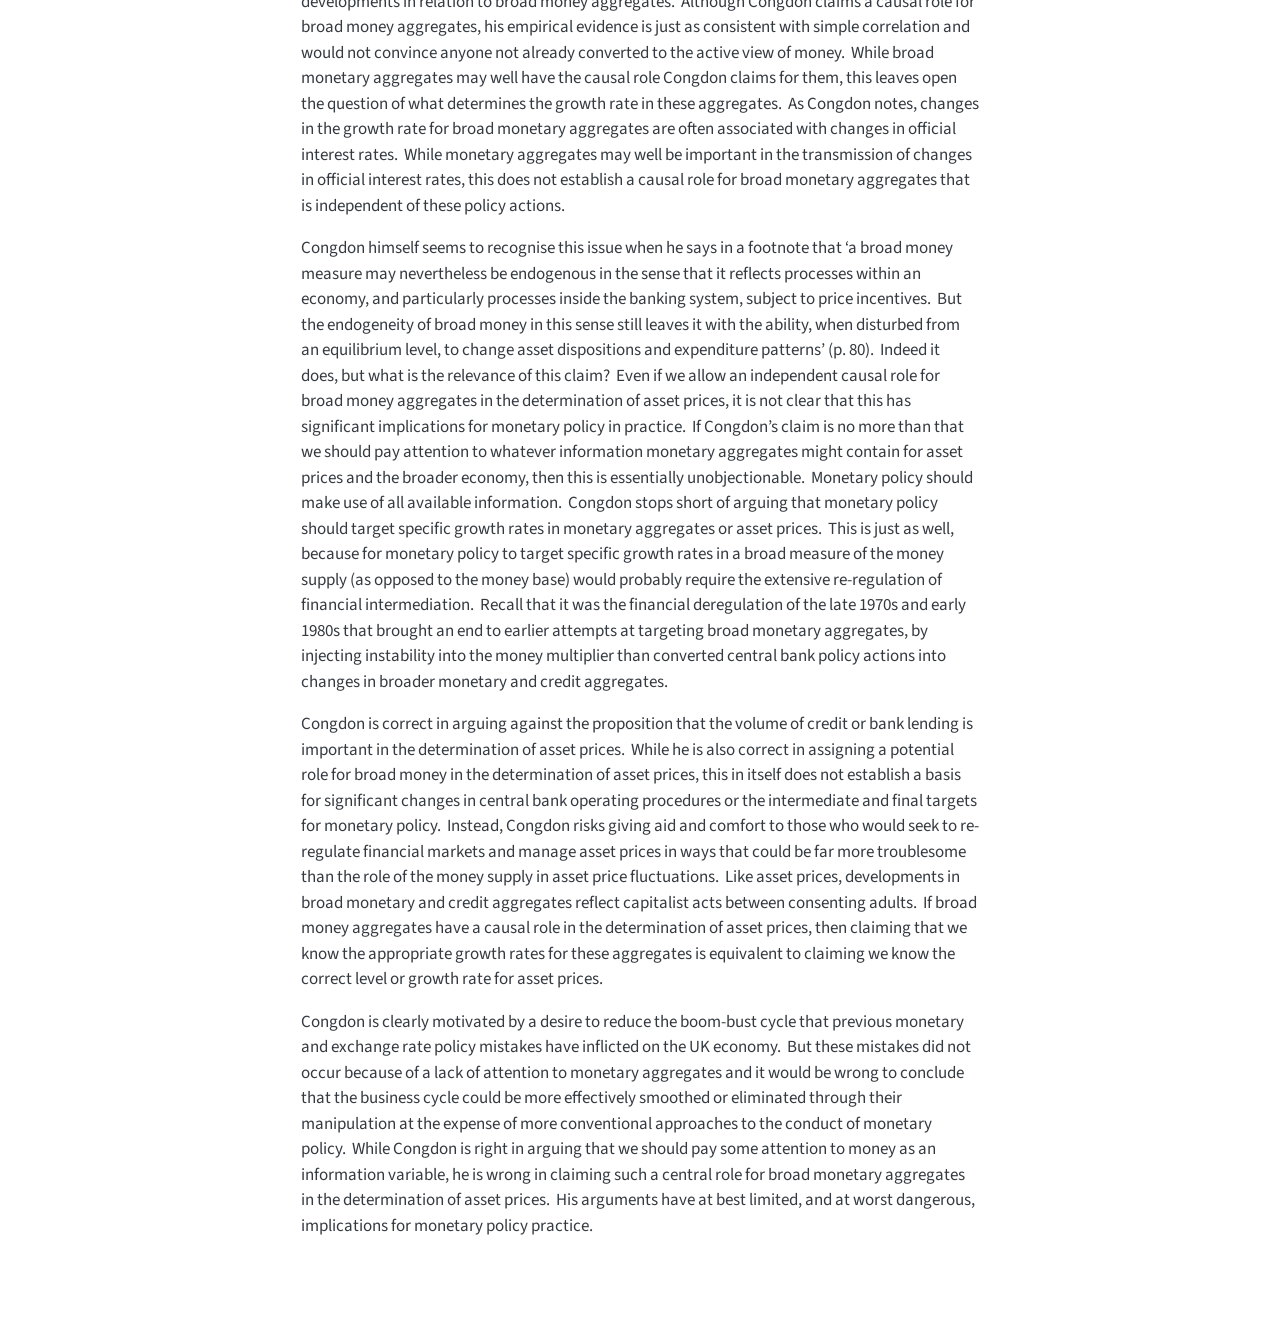
<file: reviews/money-and-asset-prices.html>
<!DOCTYPE html>
<html xmlns="http://www.w3.org/1999/xhtml" lang="en" xml:lang="en"><head>

<meta charset="utf-8">
<meta name="generator" content="quarto-1.10.18">

<meta name="viewport" content="width=device-width, initial-scale=1.0, user-scalable=yes">

<meta name="author" content="Stephen Kirchner">
<meta name="dcterms.date" content="2005-12-13">

<title>Money and Asset Prices in Boom and Bust – Stephen Kirchner</title>
<style>
/* Default styles provided by pandoc.
** See https://pandoc.org/MANUAL.html#variables-for-html for config info.
*/
span.smallcaps{font-variant: small-caps;}
div.columns{display: flex; gap: 1.5em;}
div.column{flex: auto;}
@media screen {
div.columns{gap: min(4vw, 1.5em);}
div.column{overflow-x: auto;}
}
div.hanging-indent{margin-left: 1.5em; text-indent: -1.5em;}
ul.task-list{list-style: none;}
ul.task-list li input[type="checkbox"] {
  width: 0.8em;
  margin: 0 0.8em 0.2em -1em; /* quarto-specific, see https://github.com/quarto-dev/quarto-cli/issues/4556 */ 
  vertical-align: middle;
}
</style>


<script src="../site_libs/quarto-nav/quarto-nav.js"></script>
<script src="../site_libs/quarto-nav/headroom.min.js"></script>
<script src="../site_libs/clipboard/clipboard.min.js"></script>
<script src="../site_libs/quarto-search/autocomplete.umd.js"></script>
<script src="../site_libs/quarto-search/fuse.min.js"></script>
<script src="../site_libs/quarto-search/quarto-search.js"></script>
<meta name="quarto:offset" content="../">
<script src="../site_libs/quarto-html/quarto.js" type="module"></script>
<script src="../site_libs/quarto-html/tabsets/tabsets.js" type="module"></script>
<script src="../site_libs/quarto-html/popper.min.js"></script>
<script src="../site_libs/quarto-html/tippy.umd.min.js"></script>
<script src="../site_libs/quarto-html/anchor.min.js"></script>
<link href="../site_libs/quarto-html/tippy.css" rel="stylesheet">
<link href="../site_libs/quarto-html/quarto-syntax-highlighting-64a204ab8560d761af7679ceaba22944.css" rel="stylesheet" class="quarto-color-scheme" id="quarto-text-highlighting-styles">
<link href="../site_libs/quarto-html/quarto-syntax-highlighting-dark-b85bc7c33db8c58e0ec93c3465666fed.css" rel="stylesheet" class="quarto-color-scheme quarto-color-alternate" id="quarto-text-highlighting-styles">
<link href="../site_libs/quarto-html/quarto-syntax-highlighting-64a204ab8560d761af7679ceaba22944.css" rel="stylesheet" class="quarto-color-scheme-extra" id="quarto-text-highlighting-styles">
<script src="../site_libs/bootstrap/bootstrap.min.js"></script>
<link href="../site_libs/bootstrap/bootstrap-icons.css" rel="stylesheet">
<link href="../site_libs/bootstrap/bootstrap-172ba59bd5e0b52282274ba0c0cc16fc.min.css" rel="stylesheet" append-hash="true" class="quarto-color-scheme" id="quarto-bootstrap" data-mode="light">
<link href="../site_libs/bootstrap/bootstrap-dark-8b348f4b4b74a528bf910da1e8c5139e.min.css" rel="stylesheet" append-hash="true" class="quarto-color-scheme quarto-color-alternate" id="quarto-bootstrap" data-mode="dark">
<link href="../site_libs/bootstrap/bootstrap-172ba59bd5e0b52282274ba0c0cc16fc.min.css" rel="stylesheet" append-hash="true" class="quarto-color-scheme-extra" id="quarto-bootstrap" data-mode="light">
<script id="quarto-search-options" type="application/json">{
  "location": "navbar",
  "copy-button": false,
  "collapse-after": 3,
  "panel-placement": "end",
  "type": "overlay",
  "limit": 50,
  "keyboard-shortcut": [
    "f",
    "/",
    "s"
  ],
  "show-item-context": false,
  "language": {
    "search-no-results-text": "No results",
    "search-matching-documents-text": "matching documents",
    "search-copy-link-title": "Copy link to search",
    "search-hide-matches-text": "Hide additional matches",
    "search-more-match-text": "more match in this document",
    "search-more-matches-text": "more matches in this document",
    "search-clear-button-title": "Clear",
    "search-text-placeholder": "",
    "search-detached-cancel-button-title": "Cancel",
    "search-submit-button-title": "Submit",
    "search-label": "Search"
  }
}</script>


<link rel="stylesheet" href="../styles.css">
</head>

<body class="nav-sidebar floating nav-fixed quarto-light"><script id="quarto-html-before-body" type="application/javascript">
    const toggleBodyColorMode = (bsSheetEl) => {
      const mode = bsSheetEl.getAttribute("data-mode");
      const bodyEl = window.document.querySelector("body");
      if (mode === "dark") {
        bodyEl.classList.add("quarto-dark");
        bodyEl.classList.remove("quarto-light");
      } else {
        bodyEl.classList.add("quarto-light");
        bodyEl.classList.remove("quarto-dark");
      }
    }
    const toggleBodyColorPrimary = () => {
      const bsSheetEl = window.document.querySelector("link#quarto-bootstrap:not([rel=disabled-stylesheet])");
      if (bsSheetEl) {
        toggleBodyColorMode(bsSheetEl);
      }
    }
    const setColorSchemeToggle = (alternate) => {
      const toggles = window.document.querySelectorAll('.quarto-color-scheme-toggle');
      for (let i=0; i < toggles.length; i++) {
        const toggle = toggles[i];
        if (toggle) {
          if (alternate) {
            toggle.classList.add("alternate");
          } else {
            toggle.classList.remove("alternate");
          }
        }
      }
    };
    const toggleColorMode = (alternate) => {
      // Switch the stylesheets
      const primaryStylesheets = window.document.querySelectorAll('link.quarto-color-scheme:not(.quarto-color-alternate)');
      const alternateStylesheets = window.document.querySelectorAll('link.quarto-color-scheme.quarto-color-alternate');
      manageTransitions('#quarto-margin-sidebar .nav-link', false);
      if (alternate) {
        // note: dark is layered on light, we don't disable primary!
        enableStylesheet(alternateStylesheets);
        for (const sheetNode of alternateStylesheets) {
          if (sheetNode.id === "quarto-bootstrap") {
            toggleBodyColorMode(sheetNode);
          }
        }
      } else {
        disableStylesheet(alternateStylesheets);
        enableStylesheet(primaryStylesheets)
        toggleBodyColorPrimary();
      }
      manageTransitions('#quarto-margin-sidebar .nav-link', true);
      // Switch the toggles
      setColorSchemeToggle(alternate)
      // Hack to workaround the fact that safari doesn't
      // properly recolor the scrollbar when toggling (#1455)
      if (navigator.userAgent.indexOf('Safari') > 0 && navigator.userAgent.indexOf('Chrome') == -1) {
        manageTransitions("body", false);
        window.scrollTo(0, 1);
        setTimeout(() => {
          window.scrollTo(0, 0);
          manageTransitions("body", true);
        }, 40);
      }
    }
    const disableStylesheet = (stylesheets) => {
      for (let i=0; i < stylesheets.length; i++) {
        const stylesheet = stylesheets[i];
        stylesheet.rel = 'disabled-stylesheet';
      }
    }
    const enableStylesheet = (stylesheets) => {
      for (let i=0; i < stylesheets.length; i++) {
        const stylesheet = stylesheets[i];
        if(stylesheet.rel !== 'stylesheet') { // for Chrome, which will still FOUC without this check
          stylesheet.rel = 'stylesheet';
        }
      }
    }
    const manageTransitions = (selector, allowTransitions) => {
      const els = window.document.querySelectorAll(selector);
      for (let i=0; i < els.length; i++) {
        const el = els[i];
        if (allowTransitions) {
          el.classList.remove('notransition');
        } else {
          el.classList.add('notransition');
        }
      }
    }
    const isFileUrl = () => {
      return window.location.protocol === 'file:';
    }
    const hasAlternateSentinel = () => {
      let styleSentinel = getColorSchemeSentinel();
      if (styleSentinel !== null) {
        return styleSentinel === "alternate";
      } else {
        return false;
      }
    }
    const setStyleSentinel = (alternate) => {
      const value = alternate ? "alternate" : "default";
      if (!isFileUrl()) {
        window.localStorage.setItem("quarto-color-scheme", value);
      } else {
        localAlternateSentinel = value;
      }
    }
    const getColorSchemeSentinel = () => {
      if (!isFileUrl()) {
        const storageValue = window.localStorage.getItem("quarto-color-scheme");
        return storageValue != null ? storageValue : localAlternateSentinel;
      } else {
        return localAlternateSentinel;
      }
    }
    const toggleGiscusIfUsed = (isAlternate, darkModeDefault) => {
      const baseTheme = document.querySelector('#giscus-base-theme')?.value ?? 'light';
      const alternateTheme = document.querySelector('#giscus-alt-theme')?.value ?? 'dark';
      let newTheme = '';
      if(authorPrefersDark) {
        newTheme = isAlternate ? baseTheme : alternateTheme;
      } else {
        newTheme = isAlternate ? alternateTheme : baseTheme;
      }
      const changeGiscusTheme = () => {
        // From: https://github.com/giscus/giscus/issues/336
        const sendMessage = (message) => {
          const iframe = document.querySelector('iframe.giscus-frame');
          if (!iframe) return;
          iframe.contentWindow.postMessage({ giscus: message }, 'https://giscus.app');
        }
        sendMessage({
          setConfig: {
            theme: newTheme
          }
        });
      }
      const isGiscussLoaded = window.document.querySelector('iframe.giscus-frame') !== null;
      if (isGiscussLoaded) {
        changeGiscusTheme();
      }
    };
    const authorPrefersDark = false;
    const darkModeDefault = authorPrefersDark;
      document.querySelector('link#quarto-text-highlighting-styles.quarto-color-scheme-extra').rel = 'disabled-stylesheet';
      document.querySelector('link#quarto-bootstrap.quarto-color-scheme-extra').rel = 'disabled-stylesheet';
    let localAlternateSentinel = darkModeDefault ? 'alternate' : 'default';
    // Dark / light mode switch
    window.quartoToggleColorScheme = () => {
      // Read the current dark / light value
      let toAlternate = !hasAlternateSentinel();
      toggleColorMode(toAlternate);
      setStyleSentinel(toAlternate);
      toggleGiscusIfUsed(toAlternate, darkModeDefault);
      window.dispatchEvent(new Event('resize'));
    };
    // Switch to dark mode if need be
    if (hasAlternateSentinel()) {
      toggleColorMode(true);
    } else {
      toggleColorMode(false);
    }
  </script>

<div id="quarto-search-results"></div>
  <header id="quarto-header" class="headroom fixed-top">
    <nav class="navbar navbar-expand-lg " data-bs-theme="dark">
      <div class="navbar-container container-fluid">
      <div class="navbar-brand-container mx-auto">
    <a class="navbar-brand" href="../index.html">
    <span class="navbar-title">Stephen Kirchner</span>
    </a>
  </div>
            <div id="quarto-search" class="" title="Search"></div>
          <button class="navbar-toggler" type="button" data-bs-toggle="collapse" data-bs-target="#navbarCollapse" aria-controls="navbarCollapse" role="menu" aria-expanded="false" aria-label="Toggle navigation" onclick="if (window.quartoToggleHeadroom) { window.quartoToggleHeadroom(); }">
  <span class="navbar-toggler-icon"></span>
</button>
          <div class="collapse navbar-collapse" id="navbarCollapse">
            <ul class="navbar-nav navbar-nav-scroll me-auto">
  <li class="nav-item">
    <a class="nav-link" href="../articles.html"> 
<span class="menu-text">Articles</span></a>
  </li>  
  <li class="nav-item">
    <a class="nav-link" href="../monographs.html"> 
<span class="menu-text">Monographs</span></a>
  </li>  
  <li class="nav-item">
    <a class="nav-link" href="../reviews.html"> 
<span class="menu-text">Reviews</span></a>
  </li>  
  <li class="nav-item">
    <a class="nav-link" href="../blog.html"> 
<span class="menu-text">Blog</span></a>
  </li>  
</ul>
          </div> <!-- /navcollapse -->
            <div class="quarto-navbar-tools">
  <a href="" class="quarto-color-scheme-toggle quarto-navigation-tool  px-1" onclick="window.quartoToggleColorScheme(); return false;" title="Toggle dark mode"><i class="bi"></i></a>
</div>
      </div> <!-- /container-fluid -->
    </nav>
  <nav class="quarto-secondary-nav">
    <div class="container-fluid d-flex">
      <button type="button" class="quarto-btn-toggle btn" data-bs-toggle="collapse" role="button" data-bs-target=".quarto-sidebar-collapse-item" aria-controls="quarto-sidebar" aria-expanded="false" aria-label="Toggle sidebar navigation" onclick="if (window.quartoToggleHeadroom) { window.quartoToggleHeadroom(); }">
        <i class="bi bi-layout-text-sidebar-reverse"></i>
      </button>
        <nav class="quarto-page-breadcrumbs" aria-label="breadcrumb"><ol class="breadcrumb"><li class="breadcrumb-item">Money and Asset Prices in Boom and Bust</li></ol></nav>
        <a class="flex-grow-1" role="navigation" data-bs-toggle="collapse" data-bs-target=".quarto-sidebar-collapse-item" aria-controls="quarto-sidebar" aria-expanded="false" aria-label="Toggle sidebar navigation" onclick="if (window.quartoToggleHeadroom) { window.quartoToggleHeadroom(); }">      
        </a>
    </div>
  </nav>
</header>
<!-- content -->
<div id="quarto-content" class="quarto-container page-columns page-rows-contents page-layout-article page-navbar">
<!-- sidebar -->
  <nav id="quarto-sidebar" class="sidebar collapse collapse-horizontal quarto-sidebar-collapse-item sidebar-navigation floating overflow-auto">
    <div class="sidebar-menu-container"> 
    <ul class="list-unstyled mt-1">
        <li class="sidebar-item">
  <div class="sidebar-item-container"> 
  <a href="https://stephenkirchner.substack.com" class="sidebar-item-text sidebar-link"><i class="bi bi-envelope" role="img">
</i> 
 <span class="menu-text">Newsletter</span></a>
  </div>
</li>
        <li class="sidebar-item">
  <div class="sidebar-item-container"> 
  <a href="https://x.com/insteconomics" class="sidebar-item-text sidebar-link"><i class="bi bi-twitter-x" role="img">
</i> 
 <span class="menu-text">Twitter</span></a>
  </div>
</li>
        <li class="sidebar-item">
  <div class="sidebar-item-container"> 
  <a href="https://bsky.app/profile/insteconomics.bsky.social" class="sidebar-item-text sidebar-link"><i class="bi bi-bluesky" role="img">
</i> 
 <span class="menu-text">Bluesky</span></a>
  </div>
</li>
        <li class="sidebar-item">
  <div class="sidebar-item-container"> 
  <a href="https://www.linkedin.com/in/stephen-kirchner-6533994a" class="sidebar-item-text sidebar-link"><i class="bi bi-linkedin" role="img">
</i> 
 <span class="menu-text">LinkedIn</span></a>
  </div>
</li>
        <li class="sidebar-item">
  <div class="sidebar-item-container"> 
  <a href="../blog.xml" class="sidebar-item-text sidebar-link"><i class="bi bi-rss" role="img">
</i> 
 <span class="menu-text">RSS</span></a>
  </div>
</li>
    </ul>
    </div>
</nav>
<div id="quarto-sidebar-glass" class="quarto-sidebar-collapse-item" data-bs-toggle="collapse" data-bs-target=".quarto-sidebar-collapse-item"></div>
<!-- margin-sidebar -->
    <div id="quarto-margin-sidebar" class="sidebar margin-sidebar zindex-bottom">
        
    </div>
<!-- main -->
<main class="content" id="quarto-document-content">


<header id="title-block-header" class="quarto-title-block default">
<div class="quarto-title">
<h1 class="title">Money and Asset Prices in Boom and Bust</h1>
<p class="subtitle lead">Review of <em>Money and Asset Prices in Boom and Bust</em> by Tim Congdon</p>
</div>



<div class="quarto-title-meta">

    <div>
    <div class="quarto-title-meta-heading">Author</div>
    <div class="quarto-title-meta-contents">
             <p>Stephen Kirchner </p>
          </div>
  </div>
    
    <div>
    <div class="quarto-title-meta-heading">Published</div>
    <div class="quarto-title-meta-contents">
      <p class="date">December 13, 2005</p>
    </div>
  </div>
  
    
  </div>
  


</header>


<p>Tim Congdon is perhaps best known for his former role as head of Lombard Street Research and his membership of the IEA’s Shadow Monetary Policy Committee, which is loosely modelled on the monetarist Shadow Open Market Committee in the US.&nbsp; Money and Asset Prices seeks to motivate a role for broad measures of the money supply in the determination of asset prices.&nbsp; Congdon subscribes to the ‘active money’ paradigm, which is at odds with the mainstream academic view that money plays an essentially passive role in an economy because it is endogenous to the determination of official interest rates and money demand.&nbsp; The ‘active’ money view is, however, probably closer to popular conceptions of how monetary policy works.&nbsp; Popular commentary on monetary policy is often framed in terms of some vaguely defined notion of ‘liquidity,’ even though monetary aggregates play only an incidental role in the determination of official interest rates.</p>
<p>There are a range of views on the monetary policy transmission mechanism within the active money paradigm.&nbsp; Congdon notes that leading monetarist Allan Meltzer ‘disagrees with the main thesis of this paper’ and that Milton Friedman has supplied ‘some of the best criticism of my work in the last two years’ (p.&nbsp;17).&nbsp; Congdon does not indicate what these criticisms were, but those familiar with, or sympathetic to, the monetarist tradition will find plenty to object to in Congdon’s book.&nbsp; The problem is not so much that he fails to establish a role for broad money in the determination of asset prices (there may indeed be such a role), but that he fails to demonstrate the relevance of this claim for contemporary monetary policy practice.</p>
<p>The demise of the active money paradigm has been closely associated with evolution of central bank operating procedures, which have come to focus exclusively on short-term official interest rates as both the instrument and transmission mechanism of monetary policy.&nbsp; Monetarists have always objected to this characterisation of the transmission process, arguing that monetary aggregates also play an independent role in the determination of real output, inflation and asset prices.&nbsp; A key issue for the active money view is whether this role remains when the money supply is endogenous to the determination of an official interest rate and money demand.</p>
<p>Monetarists like Meltzer have argued persuasively that money retains a role in the transmission process under an interest rate targeting regime.&nbsp; However, the connection between broad money aggregates and central bank policy actions is likely to be weakened where central banks are targeting an official interest rate.&nbsp; While the money base can be expected to retain a close relationship with changes in official interest rates given prevailing central bank operating procedures, broader monetary aggregates are likely to have a much looser relationship, with market-driven changes in financial intermediation, technology and preferences potentially dominating observed growth rates in these aggregates.</p>
<p>This is the basis for the ‘narrow’ money interpretation of the monetary policy transmission mechanism favoured by most monetarists, but criticised by Congdon.&nbsp; In particular, Congdon takes issue with the narrow money views of Patrick Minford, a fellow member of the IEA’s Shadow Monetary Policy Committee and of the rival forecasting firm, Liverpool Macroeconomic Research Ltd.&nbsp; Congdon maintains that only the broadest of monetary aggregates fully captures the portfolio choices made by the public.&nbsp; This may well be true, but it is at odds with the main concern of the active money paradigm, which is exogenously driven changes in monetary aggregates attributable to central bank policy actions.&nbsp; Portfolio choices in relation to broader monetary aggregates are probably important to the overall transmission process, but we need to distinguish carefully between those changes that are driven by monetary policy and those that are simply endogenous to broader economic developments.&nbsp; This is a difficult exercise, since even changes in official interest rates can be viewed as at least partly endogenous to economic conditions.&nbsp; Economists accordingly devote considerable effort to trying to identify the exogenous and endogenous components of monetary policy.</p>
<p>Congdon does not provide us with any basis for making this crucial distinction.&nbsp; His case studies of the UK, the US and Japan seek to show a relationship between economic activity, asset prices and developments in relation to broad money aggregates.&nbsp; Although Congdon claims a causal role for broad money aggregates, his empirical evidence is just as consistent with simple correlation and would not convince anyone not already converted to the active view of money.&nbsp; While broad monetary aggregates may well have the causal role Congdon claims for them, this leaves open the question of what determines the growth rate in these aggregates.&nbsp; As Congdon notes, changes in the growth rate for broad monetary aggregates are often associated with changes in official interest rates.&nbsp; While monetary aggregates may well be important in the transmission of changes in official interest rates, this does not establish a causal role for broad monetary aggregates that is independent of these policy actions.</p>
<p>Congdon himself seems to recognise this issue when he says in a footnote that ‘a broad money measure may nevertheless be endogenous in the sense that it reflects processes within an economy, and particularly processes inside the banking system, subject to price incentives.&nbsp; But the endogeneity of broad money in this sense still leaves it with the ability, when disturbed from an equilibrium level, to change asset dispositions and expenditure patterns’ (p.&nbsp;80).&nbsp; Indeed it does, but what is the relevance of this claim?&nbsp; Even if we allow an independent causal role for broad money aggregates in the determination of asset prices, it is not clear that this has significant implications for monetary policy in practice.&nbsp; If Congdon’s claim is no more than that we should pay attention to whatever information monetary aggregates might contain for asset prices and the broader economy, then this is essentially unobjectionable.&nbsp; Monetary policy should make use of all available information.&nbsp; Congdon stops short of arguing that monetary policy should target specific growth rates in monetary aggregates or asset prices.&nbsp; This is just as well, because for monetary policy to target specific growth rates in a broad measure of the money supply (as opposed to the money base) would probably require the extensive re-regulation of financial intermediation.&nbsp; Recall that it was the financial deregulation of the late 1970s and early 1980s that brought an end to earlier attempts at targeting broad monetary aggregates, by injecting instability into the money multiplier than converted central bank policy actions into changes in broader monetary and credit aggregates.</p>
<p>Congdon is correct in arguing against the proposition that the volume of credit or bank lending is important in the determination of asset prices.&nbsp; While he is also correct in assigning a potential role for broad money in the determination of asset prices, this in itself does not establish a basis for significant changes in central bank operating procedures or the intermediate and final targets for monetary policy.&nbsp; Instead, Congdon risks giving aid and comfort to those who would seek to re-regulate financial markets and manage asset prices in ways that could be far more troublesome than the role of the money supply in asset price fluctuations.&nbsp; Like asset prices, developments in broad monetary and credit aggregates reflect capitalist acts between consenting adults.&nbsp; If broad money aggregates have a causal role in the determination of asset prices, then claiming that we know the appropriate growth rates for these aggregates is equivalent to claiming we know the correct level or growth rate for asset prices.</p>
<p>Congdon is clearly motivated by a desire to reduce the boom-bust cycle that previous monetary and exchange rate policy mistakes have inflicted on the UK economy.&nbsp; But these mistakes did not occur because of a lack of attention to monetary aggregates and it would be wrong to conclude that the business cycle could be more effectively smoothed or eliminated through their manipulation at the expense of more conventional approaches to the conduct of monetary policy.&nbsp; While Congdon is right in arguing that we should pay some attention to money as an information variable, he is wrong in claiming such a central role for broad monetary aggregates in the determination of asset prices.&nbsp; His arguments have at best limited, and at worst dangerous, implications for monetary policy practice.</p>



</main> <!-- /main -->
<script id="quarto-html-after-body" type="application/javascript">
  window.document.addEventListener("DOMContentLoaded", function (event) {
    // Ensure there is a toggle, if there isn't float one in the top right
    if (window.document.querySelector('.quarto-color-scheme-toggle') === null) {
      const a = window.document.createElement('a');
      a.classList.add('top-right');
      a.classList.add('quarto-color-scheme-toggle');
      a.href = "";
      a.onclick = function() { try { window.quartoToggleColorScheme(); } catch {} return false; };
      const i = window.document.createElement("i");
      i.classList.add('bi');
      a.appendChild(i);
      window.document.body.appendChild(a);
    }
    setColorSchemeToggle(hasAlternateSentinel())
    const icon = "";
    const anchorJS = new window.AnchorJS();
    anchorJS.options = {
      placement: 'right',
      icon: icon
    };
    anchorJS.add('.anchored');
    const isCodeAnnotation = (el) => {
      for (const clz of el.classList) {
        if (clz.startsWith('code-annotation-')) {                     
          return true;
        }
      }
      return false;
    }
    const onCopySuccess = function(e) {
      // button target
      const button = e.trigger;
      // don't keep focus
      button.blur();
      // flash "checked"
      button.classList.add('code-copy-button-checked');
      var currentTitle = button.getAttribute("title");
      button.setAttribute("title", "Copied!");
      let tooltip;
      if (window.bootstrap) {
        button.setAttribute("data-bs-toggle", "tooltip");
        button.setAttribute("data-bs-placement", "left");
        button.setAttribute("data-bs-title", "Copied!");
        tooltip = new bootstrap.Tooltip(button, 
          { trigger: "manual", 
            customClass: "code-copy-button-tooltip",
            offset: [0, -8]});
        tooltip.show();    
      }
      setTimeout(function() {
        if (tooltip) {
          tooltip.hide();
          button.removeAttribute("data-bs-title");
          button.removeAttribute("data-bs-toggle");
          button.removeAttribute("data-bs-placement");
        }
        button.setAttribute("title", currentTitle);
        button.classList.remove('code-copy-button-checked');
      }, 1000);
      // clear code selection
      e.clearSelection();
    }
    const getTextToCopy = function(trigger) {
      const outerScaffold = trigger.parentElement.cloneNode(true);
      const codeEl = outerScaffold.querySelector('code');
      for (const childEl of codeEl.children) {
        if (isCodeAnnotation(childEl)) {
          childEl.remove();
        }
      }
      return codeEl.innerText;
    }
    const clipboard = new window.ClipboardJS('.code-copy-button:not([data-in-quarto-modal])', {
      text: getTextToCopy
    });
    clipboard.on('success', onCopySuccess);
    if (window.document.getElementById('quarto-embedded-source-code-modal')) {
      const clipboardModal = new window.ClipboardJS('.code-copy-button[data-in-quarto-modal]', {
        text: getTextToCopy,
        container: window.document.getElementById('quarto-embedded-source-code-modal')
      });
      clipboardModal.on('success', onCopySuccess);
    }
      var localhostRegex = new RegExp(/^(?:http|https):\/\/localhost\:?[0-9]*\//);
      var mailtoRegex = new RegExp(/^mailto:/);
        var filterRegex = new RegExp("https:\/\/stephenkirchner\.github\.io");
      var isInternal = (href) => {
          return filterRegex.test(href) || localhostRegex.test(href) || mailtoRegex.test(href);
      }
      // Inspect non-navigation links and adorn them if external
     var links = window.document.querySelectorAll('a[href]:not(.nav-link):not(.navbar-brand):not(.toc-action):not(.sidebar-link):not(.sidebar-item-toggle):not(.pagination-link):not(.no-external):not([aria-hidden]):not(.dropdown-item):not(.quarto-navigation-tool):not(.about-link)');
      for (var i=0; i<links.length; i++) {
        const link = links[i];
        if (!isInternal(link.href)) {
          // undo the damage that might have been done by quarto-nav.js in the case of
          // links that we want to consider external
          if (link.dataset.originalHref !== undefined) {
            link.href = link.dataset.originalHref;
          }
        }
      }
    function tippyHover(el, contentFn, onTriggerFn, onUntriggerFn) {
      const config = {
        allowHTML: true,
        maxWidth: 500,
        delay: 100,
        arrow: false,
        appendTo: function(el) {
            return el.parentElement;
        },
        interactive: true,
        interactiveBorder: 10,
        theme: 'quarto',
        placement: 'bottom-start',
      };
      if (contentFn) {
        config.content = contentFn;
      }
      if (onTriggerFn) {
        config.onTrigger = onTriggerFn;
      }
      if (onUntriggerFn) {
        config.onUntrigger = onUntriggerFn;
      }
      window.tippy(el, config); 
    }
    const noterefs = window.document.querySelectorAll('a[role="doc-noteref"]');
    for (var i=0; i<noterefs.length; i++) {
      const ref = noterefs[i];
      tippyHover(ref, function() {
        // use id or data attribute instead here
        let href = ref.getAttribute('data-footnote-href') || ref.getAttribute('href');
        try { href = new URL(href).hash; } catch {}
        const id = href.replace(/^#\/?/, "");
        const note = window.document.getElementById(id);
        if (note) {
          return note.innerHTML;
        } else {
          return "";
        }
      });
    }
    const xrefs = window.document.querySelectorAll('a.quarto-xref');
    const processXRef = (id, note) => {
      // Strip column container classes
      const stripColumnClz = (el) => {
        el.classList.remove("page-full", "page-columns");
        if (el.children) {
          for (const child of el.children) {
            stripColumnClz(child);
          }
        }
      }
      stripColumnClz(note)
      if (id === null || id.startsWith('sec-')) {
        // Special case sections, only their first couple elements
        const container = document.createElement("div");
        if (note.children && note.children.length > 2) {
          container.appendChild(note.children[0].cloneNode(true));
          for (let i = 1; i < note.children.length; i++) {
            const child = note.children[i];
            if (child.tagName === "P" && child.innerText === "") {
              continue;
            } else {
              container.appendChild(child.cloneNode(true));
              break;
            }
          }
          if (window.Quarto?.typesetMath) {
            window.Quarto.typesetMath(container);
          }
          return container.innerHTML
        } else {
          if (window.Quarto?.typesetMath) {
            window.Quarto.typesetMath(note);
          }
          return note.innerHTML;
        }
      } else {
        // Remove any anchor links if they are present
        const anchorLink = note.querySelector('a.anchorjs-link');
        if (anchorLink) {
          anchorLink.remove();
        }
        if (window.Quarto?.typesetMath) {
          window.Quarto.typesetMath(note);
        }
        if (note.classList.contains("callout")) {
          return note.outerHTML;
        } else {
          return note.innerHTML;
        }
      }
    }
    for (var i=0; i<xrefs.length; i++) {
      const xref = xrefs[i];
      tippyHover(xref, undefined, function(instance) {
        instance.disable();
        let url = xref.getAttribute('href');
        let hash = undefined; 
        if (url.startsWith('#')) {
          hash = url;
        } else {
          try { hash = new URL(url).hash; } catch {}
        }
        if (hash) {
          const id = hash.replace(/^#\/?/, "");
          const note = window.document.getElementById(id);
          if (note !== null) {
            try {
              const html = processXRef(id, note.cloneNode(true));
              instance.setContent(html);
            } finally {
              instance.enable();
              instance.show();
            }
          } else {
            // See if we can fetch this
            fetch(url.split('#')[0])
            .then(res => res.text())
            .then(html => {
              const parser = new DOMParser();
              const htmlDoc = parser.parseFromString(html, "text/html");
              const note = htmlDoc.getElementById(id);
              if (note !== null) {
                const html = processXRef(id, note);
                instance.setContent(html);
              } 
            }).finally(() => {
              instance.enable();
              instance.show();
            });
          }
        } else {
          // See if we can fetch a full url (with no hash to target)
          // This is a special case and we should probably do some content thinning / targeting
          fetch(url)
          .then(res => res.text())
          .then(html => {
            const parser = new DOMParser();
            const htmlDoc = parser.parseFromString(html, "text/html");
            const note = htmlDoc.querySelector('main.content');
            if (note !== null) {
              // This should only happen for chapter cross references
              // (since there is no id in the URL)
              // remove the first header
              if (note.children.length > 0 && note.children[0].tagName === "HEADER") {
                note.children[0].remove();
              }
              const html = processXRef(null, note);
              instance.setContent(html);
            } 
          }).finally(() => {
            instance.enable();
            instance.show();
          });
        }
      }, function(instance) {
      });
    }
        let selectedAnnoteEl;
        const selectorForAnnotation = ( cell, annotation) => {
          let cellAttr = 'data-code-cell="' + cell + '"';
          let lineAttr = 'data-code-annotation="' +  annotation + '"';
          const selector = 'span[' + cellAttr + '][' + lineAttr + ']';
          return selector;
        }
        const selectCodeLines = (annoteEl) => {
          const doc = window.document;
          const targetCell = annoteEl.getAttribute("data-target-cell");
          const targetAnnotation = annoteEl.getAttribute("data-target-annotation");
          const annoteSpan = window.document.querySelector(selectorForAnnotation(targetCell, targetAnnotation));
          const lines = annoteSpan.getAttribute("data-code-lines").split(",");
          const lineIds = lines.map((line) => {
            return targetCell + "-" + line;
          })
          let top = null;
          let height = null;
          let parent = null;
          if (lineIds.length > 0) {
              //compute the position of the single el (top and bottom and make a div)
              const el = window.document.getElementById(lineIds[0]);
              top = el.offsetTop;
              height = el.offsetHeight;
              parent = el.parentElement.parentElement;
            if (lineIds.length > 1) {
              const lastEl = window.document.getElementById(lineIds[lineIds.length - 1]);
              const bottom = lastEl.offsetTop + lastEl.offsetHeight;
              height = bottom - top;
            }
            if (top !== null && height !== null && parent !== null) {
              // cook up a div (if necessary) and position it 
              let div = window.document.getElementById("code-annotation-line-highlight");
              if (div === null) {
                div = window.document.createElement("div");
                div.setAttribute("id", "code-annotation-line-highlight");
                div.style.position = 'absolute';
                parent.appendChild(div);
              }
              div.style.top = top - 2 + "px";
              div.style.height = height + 4 + "px";
              div.style.left = 0;
              let gutterDiv = window.document.getElementById("code-annotation-line-highlight-gutter");
              if (gutterDiv === null) {
                gutterDiv = window.document.createElement("div");
                gutterDiv.setAttribute("id", "code-annotation-line-highlight-gutter");
                gutterDiv.style.position = 'absolute';
                const codeCell = window.document.getElementById(targetCell);
                const gutter = codeCell.querySelector('.code-annotation-gutter');
                gutter.appendChild(gutterDiv);
              }
              gutterDiv.style.top = top - 2 + "px";
              gutterDiv.style.height = height + 4 + "px";
            }
            selectedAnnoteEl = annoteEl;
          }
        };
        const unselectCodeLines = () => {
          const elementsIds = ["code-annotation-line-highlight", "code-annotation-line-highlight-gutter"];
          elementsIds.forEach((elId) => {
            const div = window.document.getElementById(elId);
            if (div) {
              div.remove();
            }
          });
          selectedAnnoteEl = undefined;
        };
          // Handle positioning of the toggle
      window.addEventListener(
        "resize",
        throttle(() => {
          elRect = undefined;
          if (selectedAnnoteEl) {
            selectCodeLines(selectedAnnoteEl);
          }
        }, 10)
      );
      function throttle(fn, ms) {
      let throttle = false;
      let timer;
        return (...args) => {
          if(!throttle) { // first call gets through
              fn.apply(this, args);
              throttle = true;
          } else { // all the others get throttled
              if(timer) clearTimeout(timer); // cancel #2
              timer = setTimeout(() => {
                fn.apply(this, args);
                timer = throttle = false;
              }, ms);
          }
        };
      }
        // Attach click handler to the DT
        const annoteDls = window.document.querySelectorAll('dt[data-target-cell]');
        for (const annoteDlNode of annoteDls) {
          annoteDlNode.addEventListener('click', (event) => {
            const clickedEl = event.target;
            if (clickedEl !== selectedAnnoteEl) {
              unselectCodeLines();
              const activeEl = window.document.querySelector('dt[data-target-cell].code-annotation-active');
              if (activeEl) {
                activeEl.classList.remove('code-annotation-active');
              }
              selectCodeLines(clickedEl);
              clickedEl.classList.add('code-annotation-active');
            } else {
              // Unselect the line
              unselectCodeLines();
              clickedEl.classList.remove('code-annotation-active');
            }
          });
        }
    const findCites = (el) => {
      const parentEl = el.parentElement;
      if (parentEl) {
        const cites = parentEl.dataset.cites;
        if (cites) {
          return {
            el,
            cites: cites.split(' ')
          };
        } else {
          return findCites(el.parentElement)
        }
      } else {
        return undefined;
      }
    };
    var bibliorefs = window.document.querySelectorAll('a[role="doc-biblioref"]');
    for (var i=0; i<bibliorefs.length; i++) {
      const ref = bibliorefs[i];
      const citeInfo = findCites(ref);
      if (citeInfo) {
        tippyHover(citeInfo.el, function() {
          var popup = window.document.createElement('div');
          citeInfo.cites.forEach(function(cite) {
            var citeDiv = window.document.createElement('div');
            citeDiv.classList.add('hanging-indent');
            citeDiv.classList.add('csl-entry');
            var biblioDiv = window.document.getElementById('ref-' + cite);
            if (biblioDiv) {
              citeDiv.innerHTML = biblioDiv.innerHTML;
            }
            popup.appendChild(citeDiv);
          });
          return popup.innerHTML;
        });
      }
    }
  });
  </script>
</div> <!-- /content -->




</body></html>
</file>
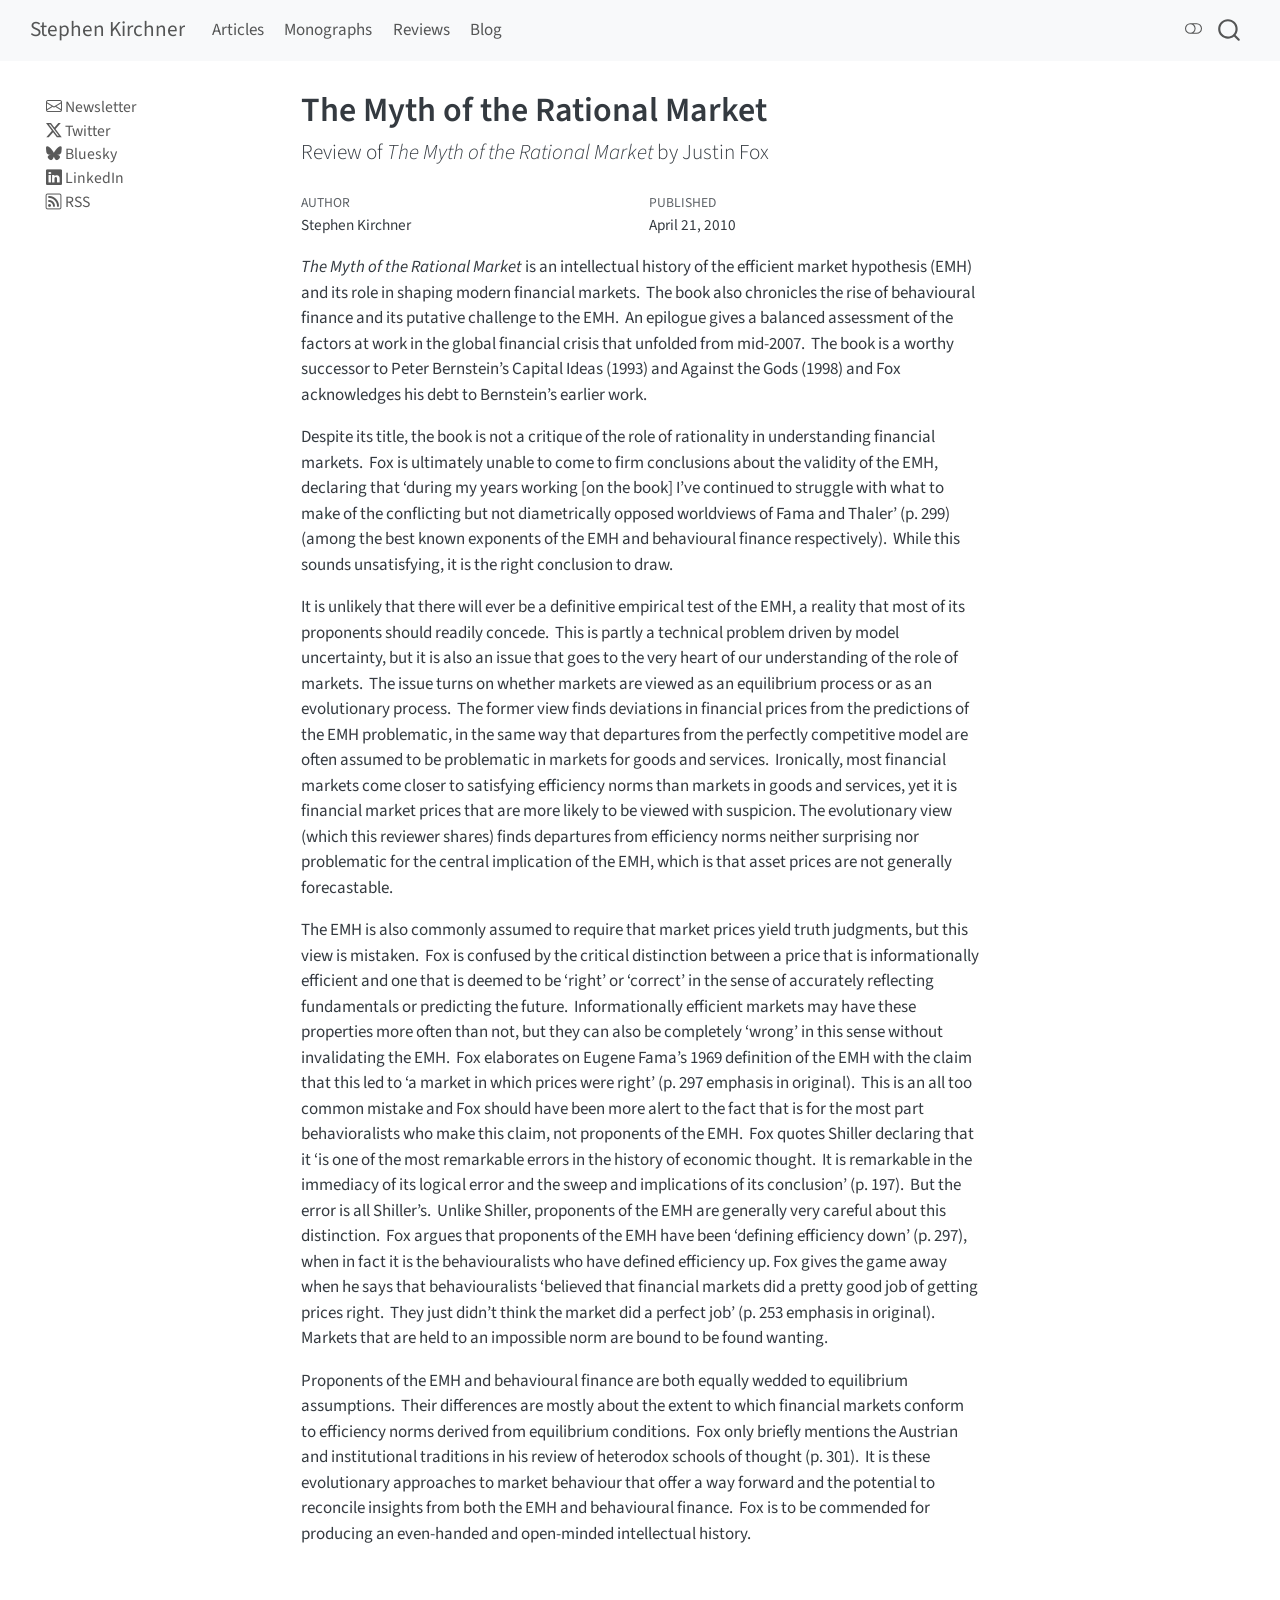
<file: reviews/myth-of-the-rational-market.html>
<!DOCTYPE html>
<html xmlns="http://www.w3.org/1999/xhtml" lang="en" xml:lang="en"><head>

<meta charset="utf-8">
<meta name="generator" content="quarto-1.10.18">

<meta name="viewport" content="width=device-width, initial-scale=1.0, user-scalable=yes">

<meta name="author" content="Stephen Kirchner">
<meta name="dcterms.date" content="2010-04-21">

<title>The Myth of the Rational Market – Stephen Kirchner</title>
<style>
/* Default styles provided by pandoc.
** See https://pandoc.org/MANUAL.html#variables-for-html for config info.
*/
span.smallcaps{font-variant: small-caps;}
div.columns{display: flex; gap: 1.5em;}
div.column{flex: auto;}
@media screen {
div.columns{gap: min(4vw, 1.5em);}
div.column{overflow-x: auto;}
}
div.hanging-indent{margin-left: 1.5em; text-indent: -1.5em;}
ul.task-list{list-style: none;}
ul.task-list li input[type="checkbox"] {
  width: 0.8em;
  margin: 0 0.8em 0.2em -1em; /* quarto-specific, see https://github.com/quarto-dev/quarto-cli/issues/4556 */ 
  vertical-align: middle;
}
</style>


<script src="../site_libs/quarto-nav/quarto-nav.js"></script>
<script src="../site_libs/quarto-nav/headroom.min.js"></script>
<script src="../site_libs/clipboard/clipboard.min.js"></script>
<script src="../site_libs/quarto-search/autocomplete.umd.js"></script>
<script src="../site_libs/quarto-search/fuse.min.js"></script>
<script src="../site_libs/quarto-search/quarto-search.js"></script>
<meta name="quarto:offset" content="../">
<script src="../site_libs/quarto-html/quarto.js" type="module"></script>
<script src="../site_libs/quarto-html/tabsets/tabsets.js" type="module"></script>
<script src="../site_libs/quarto-html/popper.min.js"></script>
<script src="../site_libs/quarto-html/tippy.umd.min.js"></script>
<script src="../site_libs/quarto-html/anchor.min.js"></script>
<link href="../site_libs/quarto-html/tippy.css" rel="stylesheet">
<link href="../site_libs/quarto-html/quarto-syntax-highlighting-64a204ab8560d761af7679ceaba22944.css" rel="stylesheet" class="quarto-color-scheme" id="quarto-text-highlighting-styles">
<link href="../site_libs/quarto-html/quarto-syntax-highlighting-dark-b85bc7c33db8c58e0ec93c3465666fed.css" rel="stylesheet" class="quarto-color-scheme quarto-color-alternate" id="quarto-text-highlighting-styles">
<link href="../site_libs/quarto-html/quarto-syntax-highlighting-64a204ab8560d761af7679ceaba22944.css" rel="stylesheet" class="quarto-color-scheme-extra" id="quarto-text-highlighting-styles">
<script src="../site_libs/bootstrap/bootstrap.min.js"></script>
<link href="../site_libs/bootstrap/bootstrap-icons.css" rel="stylesheet">
<link href="../site_libs/bootstrap/bootstrap-172ba59bd5e0b52282274ba0c0cc16fc.min.css" rel="stylesheet" append-hash="true" class="quarto-color-scheme" id="quarto-bootstrap" data-mode="light">
<link href="../site_libs/bootstrap/bootstrap-dark-8b348f4b4b74a528bf910da1e8c5139e.min.css" rel="stylesheet" append-hash="true" class="quarto-color-scheme quarto-color-alternate" id="quarto-bootstrap" data-mode="dark">
<link href="../site_libs/bootstrap/bootstrap-172ba59bd5e0b52282274ba0c0cc16fc.min.css" rel="stylesheet" append-hash="true" class="quarto-color-scheme-extra" id="quarto-bootstrap" data-mode="light">
<script id="quarto-search-options" type="application/json">{
  "location": "navbar",
  "copy-button": false,
  "collapse-after": 3,
  "panel-placement": "end",
  "type": "overlay",
  "limit": 50,
  "keyboard-shortcut": [
    "f",
    "/",
    "s"
  ],
  "show-item-context": false,
  "language": {
    "search-no-results-text": "No results",
    "search-matching-documents-text": "matching documents",
    "search-copy-link-title": "Copy link to search",
    "search-hide-matches-text": "Hide additional matches",
    "search-more-match-text": "more match in this document",
    "search-more-matches-text": "more matches in this document",
    "search-clear-button-title": "Clear",
    "search-text-placeholder": "",
    "search-detached-cancel-button-title": "Cancel",
    "search-submit-button-title": "Submit",
    "search-label": "Search"
  }
}</script>


<link rel="stylesheet" href="../styles.css">
</head>

<body class="nav-sidebar floating nav-fixed quarto-light"><script id="quarto-html-before-body" type="application/javascript">
    const toggleBodyColorMode = (bsSheetEl) => {
      const mode = bsSheetEl.getAttribute("data-mode");
      const bodyEl = window.document.querySelector("body");
      if (mode === "dark") {
        bodyEl.classList.add("quarto-dark");
        bodyEl.classList.remove("quarto-light");
      } else {
        bodyEl.classList.add("quarto-light");
        bodyEl.classList.remove("quarto-dark");
      }
    }
    const toggleBodyColorPrimary = () => {
      const bsSheetEl = window.document.querySelector("link#quarto-bootstrap:not([rel=disabled-stylesheet])");
      if (bsSheetEl) {
        toggleBodyColorMode(bsSheetEl);
      }
    }
    const setColorSchemeToggle = (alternate) => {
      const toggles = window.document.querySelectorAll('.quarto-color-scheme-toggle');
      for (let i=0; i < toggles.length; i++) {
        const toggle = toggles[i];
        if (toggle) {
          if (alternate) {
            toggle.classList.add("alternate");
          } else {
            toggle.classList.remove("alternate");
          }
        }
      }
    };
    const toggleColorMode = (alternate) => {
      // Switch the stylesheets
      const primaryStylesheets = window.document.querySelectorAll('link.quarto-color-scheme:not(.quarto-color-alternate)');
      const alternateStylesheets = window.document.querySelectorAll('link.quarto-color-scheme.quarto-color-alternate');
      manageTransitions('#quarto-margin-sidebar .nav-link', false);
      if (alternate) {
        // note: dark is layered on light, we don't disable primary!
        enableStylesheet(alternateStylesheets);
        for (const sheetNode of alternateStylesheets) {
          if (sheetNode.id === "quarto-bootstrap") {
            toggleBodyColorMode(sheetNode);
          }
        }
      } else {
        disableStylesheet(alternateStylesheets);
        enableStylesheet(primaryStylesheets)
        toggleBodyColorPrimary();
      }
      manageTransitions('#quarto-margin-sidebar .nav-link', true);
      // Switch the toggles
      setColorSchemeToggle(alternate)
      // Hack to workaround the fact that safari doesn't
      // properly recolor the scrollbar when toggling (#1455)
      if (navigator.userAgent.indexOf('Safari') > 0 && navigator.userAgent.indexOf('Chrome') == -1) {
        manageTransitions("body", false);
        window.scrollTo(0, 1);
        setTimeout(() => {
          window.scrollTo(0, 0);
          manageTransitions("body", true);
        }, 40);
      }
    }
    const disableStylesheet = (stylesheets) => {
      for (let i=0; i < stylesheets.length; i++) {
        const stylesheet = stylesheets[i];
        stylesheet.rel = 'disabled-stylesheet';
      }
    }
    const enableStylesheet = (stylesheets) => {
      for (let i=0; i < stylesheets.length; i++) {
        const stylesheet = stylesheets[i];
        if(stylesheet.rel !== 'stylesheet') { // for Chrome, which will still FOUC without this check
          stylesheet.rel = 'stylesheet';
        }
      }
    }
    const manageTransitions = (selector, allowTransitions) => {
      const els = window.document.querySelectorAll(selector);
      for (let i=0; i < els.length; i++) {
        const el = els[i];
        if (allowTransitions) {
          el.classList.remove('notransition');
        } else {
          el.classList.add('notransition');
        }
      }
    }
    const isFileUrl = () => {
      return window.location.protocol === 'file:';
    }
    const hasAlternateSentinel = () => {
      let styleSentinel = getColorSchemeSentinel();
      if (styleSentinel !== null) {
        return styleSentinel === "alternate";
      } else {
        return false;
      }
    }
    const setStyleSentinel = (alternate) => {
      const value = alternate ? "alternate" : "default";
      if (!isFileUrl()) {
        window.localStorage.setItem("quarto-color-scheme", value);
      } else {
        localAlternateSentinel = value;
      }
    }
    const getColorSchemeSentinel = () => {
      if (!isFileUrl()) {
        const storageValue = window.localStorage.getItem("quarto-color-scheme");
        return storageValue != null ? storageValue : localAlternateSentinel;
      } else {
        return localAlternateSentinel;
      }
    }
    const toggleGiscusIfUsed = (isAlternate, darkModeDefault) => {
      const baseTheme = document.querySelector('#giscus-base-theme')?.value ?? 'light';
      const alternateTheme = document.querySelector('#giscus-alt-theme')?.value ?? 'dark';
      let newTheme = '';
      if(authorPrefersDark) {
        newTheme = isAlternate ? baseTheme : alternateTheme;
      } else {
        newTheme = isAlternate ? alternateTheme : baseTheme;
      }
      const changeGiscusTheme = () => {
        // From: https://github.com/giscus/giscus/issues/336
        const sendMessage = (message) => {
          const iframe = document.querySelector('iframe.giscus-frame');
          if (!iframe) return;
          iframe.contentWindow.postMessage({ giscus: message }, 'https://giscus.app');
        }
        sendMessage({
          setConfig: {
            theme: newTheme
          }
        });
      }
      const isGiscussLoaded = window.document.querySelector('iframe.giscus-frame') !== null;
      if (isGiscussLoaded) {
        changeGiscusTheme();
      }
    };
    const authorPrefersDark = false;
    const darkModeDefault = authorPrefersDark;
      document.querySelector('link#quarto-text-highlighting-styles.quarto-color-scheme-extra').rel = 'disabled-stylesheet';
      document.querySelector('link#quarto-bootstrap.quarto-color-scheme-extra').rel = 'disabled-stylesheet';
    let localAlternateSentinel = darkModeDefault ? 'alternate' : 'default';
    // Dark / light mode switch
    window.quartoToggleColorScheme = () => {
      // Read the current dark / light value
      let toAlternate = !hasAlternateSentinel();
      toggleColorMode(toAlternate);
      setStyleSentinel(toAlternate);
      toggleGiscusIfUsed(toAlternate, darkModeDefault);
      window.dispatchEvent(new Event('resize'));
    };
    // Switch to dark mode if need be
    if (hasAlternateSentinel()) {
      toggleColorMode(true);
    } else {
      toggleColorMode(false);
    }
  </script>

<div id="quarto-search-results"></div>
  <header id="quarto-header" class="headroom fixed-top">
    <nav class="navbar navbar-expand-lg " data-bs-theme="dark">
      <div class="navbar-container container-fluid">
      <div class="navbar-brand-container mx-auto">
    <a class="navbar-brand" href="../index.html">
    <span class="navbar-title">Stephen Kirchner</span>
    </a>
  </div>
            <div id="quarto-search" class="" title="Search"></div>
          <button class="navbar-toggler" type="button" data-bs-toggle="collapse" data-bs-target="#navbarCollapse" aria-controls="navbarCollapse" role="menu" aria-expanded="false" aria-label="Toggle navigation" onclick="if (window.quartoToggleHeadroom) { window.quartoToggleHeadroom(); }">
  <span class="navbar-toggler-icon"></span>
</button>
          <div class="collapse navbar-collapse" id="navbarCollapse">
            <ul class="navbar-nav navbar-nav-scroll me-auto">
  <li class="nav-item">
    <a class="nav-link" href="../articles.html"> 
<span class="menu-text">Articles</span></a>
  </li>  
  <li class="nav-item">
    <a class="nav-link" href="../monographs.html"> 
<span class="menu-text">Monographs</span></a>
  </li>  
  <li class="nav-item">
    <a class="nav-link" href="../reviews.html"> 
<span class="menu-text">Reviews</span></a>
  </li>  
  <li class="nav-item">
    <a class="nav-link" href="../blog.html"> 
<span class="menu-text">Blog</span></a>
  </li>  
</ul>
          </div> <!-- /navcollapse -->
            <div class="quarto-navbar-tools">
  <a href="" class="quarto-color-scheme-toggle quarto-navigation-tool  px-1" onclick="window.quartoToggleColorScheme(); return false;" title="Toggle dark mode"><i class="bi"></i></a>
</div>
      </div> <!-- /container-fluid -->
    </nav>
  <nav class="quarto-secondary-nav">
    <div class="container-fluid d-flex">
      <button type="button" class="quarto-btn-toggle btn" data-bs-toggle="collapse" role="button" data-bs-target=".quarto-sidebar-collapse-item" aria-controls="quarto-sidebar" aria-expanded="false" aria-label="Toggle sidebar navigation" onclick="if (window.quartoToggleHeadroom) { window.quartoToggleHeadroom(); }">
        <i class="bi bi-layout-text-sidebar-reverse"></i>
      </button>
        <nav class="quarto-page-breadcrumbs" aria-label="breadcrumb"><ol class="breadcrumb"><li class="breadcrumb-item">The Myth of the Rational Market</li></ol></nav>
        <a class="flex-grow-1" role="navigation" data-bs-toggle="collapse" data-bs-target=".quarto-sidebar-collapse-item" aria-controls="quarto-sidebar" aria-expanded="false" aria-label="Toggle sidebar navigation" onclick="if (window.quartoToggleHeadroom) { window.quartoToggleHeadroom(); }">      
        </a>
    </div>
  </nav>
</header>
<!-- content -->
<div id="quarto-content" class="quarto-container page-columns page-rows-contents page-layout-article page-navbar">
<!-- sidebar -->
  <nav id="quarto-sidebar" class="sidebar collapse collapse-horizontal quarto-sidebar-collapse-item sidebar-navigation floating overflow-auto">
    <div class="sidebar-menu-container"> 
    <ul class="list-unstyled mt-1">
        <li class="sidebar-item">
  <div class="sidebar-item-container"> 
  <a href="https://stephenkirchner.substack.com" class="sidebar-item-text sidebar-link"><i class="bi bi-envelope" role="img">
</i> 
 <span class="menu-text">Newsletter</span></a>
  </div>
</li>
        <li class="sidebar-item">
  <div class="sidebar-item-container"> 
  <a href="https://x.com/insteconomics" class="sidebar-item-text sidebar-link"><i class="bi bi-twitter-x" role="img">
</i> 
 <span class="menu-text">Twitter</span></a>
  </div>
</li>
        <li class="sidebar-item">
  <div class="sidebar-item-container"> 
  <a href="https://bsky.app/profile/insteconomics.bsky.social" class="sidebar-item-text sidebar-link"><i class="bi bi-bluesky" role="img">
</i> 
 <span class="menu-text">Bluesky</span></a>
  </div>
</li>
        <li class="sidebar-item">
  <div class="sidebar-item-container"> 
  <a href="https://www.linkedin.com/in/stephen-kirchner-6533994a" class="sidebar-item-text sidebar-link"><i class="bi bi-linkedin" role="img">
</i> 
 <span class="menu-text">LinkedIn</span></a>
  </div>
</li>
        <li class="sidebar-item">
  <div class="sidebar-item-container"> 
  <a href="../blog.xml" class="sidebar-item-text sidebar-link"><i class="bi bi-rss" role="img">
</i> 
 <span class="menu-text">RSS</span></a>
  </div>
</li>
    </ul>
    </div>
</nav>
<div id="quarto-sidebar-glass" class="quarto-sidebar-collapse-item" data-bs-toggle="collapse" data-bs-target=".quarto-sidebar-collapse-item"></div>
<!-- margin-sidebar -->
    <div id="quarto-margin-sidebar" class="sidebar margin-sidebar zindex-bottom">
        
    </div>
<!-- main -->
<main class="content" id="quarto-document-content">


<header id="title-block-header" class="quarto-title-block default">
<div class="quarto-title">
<h1 class="title">The Myth of the Rational Market</h1>
<p class="subtitle lead">Review of <em>The Myth of the Rational Market</em> by Justin Fox</p>
</div>



<div class="quarto-title-meta">

    <div>
    <div class="quarto-title-meta-heading">Author</div>
    <div class="quarto-title-meta-contents">
             <p>Stephen Kirchner </p>
          </div>
  </div>
    
    <div>
    <div class="quarto-title-meta-heading">Published</div>
    <div class="quarto-title-meta-contents">
      <p class="date">April 21, 2010</p>
    </div>
  </div>
  
    
  </div>
  


</header>


<p><em>The Myth of the Rational Market</em> is an intellectual history of the efficient market hypothesis (EMH) and its role in shaping modern financial markets.&nbsp; The book also chronicles the rise of behavioural finance and its putative challenge to the EMH.&nbsp; An epilogue gives a balanced assessment of the factors at work in the global financial crisis that unfolded from mid-2007.&nbsp; The book is a worthy successor to Peter Bernstein’s Capital Ideas (1993) and Against the Gods (1998) and Fox acknowledges his debt to Bernstein’s earlier work.</p>
<p>Despite its title, the book is not a critique of the role of rationality in understanding financial markets.&nbsp; Fox is ultimately unable to come to firm conclusions about the validity of the EMH, declaring that ‘during my years working [on the book] I’ve continued to struggle with what to make of the conflicting but not diametrically opposed worldviews of Fama and Thaler’ (p.&nbsp;299) (among the best known exponents of the EMH and behavioural finance respectively).&nbsp; While this sounds unsatisfying, it is the right conclusion to draw.</p>
<p>It is unlikely that there will ever be a definitive empirical test of the EMH, a reality that most of its proponents should readily concede.&nbsp; This is partly a technical problem driven by model uncertainty, but it is also an issue that goes to the very heart of our understanding of the role of markets.&nbsp; The issue turns on whether markets are viewed as an equilibrium process or as an evolutionary process.&nbsp; The former view finds deviations in financial prices from the predictions of the EMH problematic, in the same way that departures from the perfectly competitive model are often assumed to be problematic in markets for goods and services.&nbsp; Ironically, most financial markets come closer to satisfying efficiency norms than markets in goods and services, yet it is financial market prices that are more likely to be viewed with suspicion. The evolutionary view (which this reviewer shares) finds departures from efficiency norms neither surprising nor problematic for the central implication of the EMH, which is that asset prices are not generally forecastable.</p>
<p>The EMH is also commonly assumed to require that market prices yield truth judgments, but this view is mistaken.&nbsp; Fox is confused by the critical distinction between a price that is informationally efficient and one that is deemed to be ‘right’ or ‘correct’ in the sense of accurately reflecting fundamentals or predicting the future.&nbsp; Informationally efficient markets may have these properties more often than not, but they can also be completely ‘wrong’ in this sense without invalidating the EMH.&nbsp; Fox elaborates on Eugene Fama’s 1969 definition of the EMH with the claim that this led to ‘a market in which prices were right’ (p.&nbsp;297 emphasis in original).&nbsp; This is an all too common mistake and Fox should have been more alert to the fact that is for the most part behavioralists who make this claim, not proponents of the EMH.&nbsp; Fox quotes Shiller declaring that it ‘is one of the most remarkable errors in the history of economic thought.&nbsp; It is remarkable in the immediacy of its logical error and the sweep and implications of its conclusion’ (p.&nbsp;197).&nbsp; But the error is all Shiller’s.&nbsp; Unlike Shiller, proponents of the EMH are generally very careful about this distinction.&nbsp; Fox argues that proponents of the EMH have been ‘defining efficiency down’ (p.&nbsp;297), when in fact it is the behaviouralists who have defined efficiency up. Fox gives the game away when he says that behaviouralists ‘believed that financial markets did a pretty good job of getting prices right.&nbsp; They just didn’t think the market did a perfect job’ (p.&nbsp;253 emphasis in original).&nbsp; Markets that are held to an impossible norm are bound to be found wanting.</p>
<p>Proponents of the EMH and behavioural finance are both equally wedded to equilibrium assumptions.&nbsp; Their differences are mostly about the extent to which financial markets conform to efficiency norms derived from equilibrium conditions.&nbsp; Fox only briefly mentions the Austrian and institutional traditions in his review of heterodox schools of thought (p.&nbsp;301).&nbsp; It is these evolutionary approaches to market behaviour that offer a way forward and the potential to reconcile insights from both the EMH and behavioural finance.&nbsp; Fox is to be commended for producing an even-handed and open-minded intellectual history.</p>



</main> <!-- /main -->
<script id="quarto-html-after-body" type="application/javascript">
  window.document.addEventListener("DOMContentLoaded", function (event) {
    // Ensure there is a toggle, if there isn't float one in the top right
    if (window.document.querySelector('.quarto-color-scheme-toggle') === null) {
      const a = window.document.createElement('a');
      a.classList.add('top-right');
      a.classList.add('quarto-color-scheme-toggle');
      a.href = "";
      a.onclick = function() { try { window.quartoToggleColorScheme(); } catch {} return false; };
      const i = window.document.createElement("i");
      i.classList.add('bi');
      a.appendChild(i);
      window.document.body.appendChild(a);
    }
    setColorSchemeToggle(hasAlternateSentinel())
    const icon = "";
    const anchorJS = new window.AnchorJS();
    anchorJS.options = {
      placement: 'right',
      icon: icon
    };
    anchorJS.add('.anchored');
    const isCodeAnnotation = (el) => {
      for (const clz of el.classList) {
        if (clz.startsWith('code-annotation-')) {                     
          return true;
        }
      }
      return false;
    }
    const onCopySuccess = function(e) {
      // button target
      const button = e.trigger;
      // don't keep focus
      button.blur();
      // flash "checked"
      button.classList.add('code-copy-button-checked');
      var currentTitle = button.getAttribute("title");
      button.setAttribute("title", "Copied!");
      let tooltip;
      if (window.bootstrap) {
        button.setAttribute("data-bs-toggle", "tooltip");
        button.setAttribute("data-bs-placement", "left");
        button.setAttribute("data-bs-title", "Copied!");
        tooltip = new bootstrap.Tooltip(button, 
          { trigger: "manual", 
            customClass: "code-copy-button-tooltip",
            offset: [0, -8]});
        tooltip.show();    
      }
      setTimeout(function() {
        if (tooltip) {
          tooltip.hide();
          button.removeAttribute("data-bs-title");
          button.removeAttribute("data-bs-toggle");
          button.removeAttribute("data-bs-placement");
        }
        button.setAttribute("title", currentTitle);
        button.classList.remove('code-copy-button-checked');
      }, 1000);
      // clear code selection
      e.clearSelection();
    }
    const getTextToCopy = function(trigger) {
      const outerScaffold = trigger.parentElement.cloneNode(true);
      const codeEl = outerScaffold.querySelector('code');
      for (const childEl of codeEl.children) {
        if (isCodeAnnotation(childEl)) {
          childEl.remove();
        }
      }
      return codeEl.innerText;
    }
    const clipboard = new window.ClipboardJS('.code-copy-button:not([data-in-quarto-modal])', {
      text: getTextToCopy
    });
    clipboard.on('success', onCopySuccess);
    if (window.document.getElementById('quarto-embedded-source-code-modal')) {
      const clipboardModal = new window.ClipboardJS('.code-copy-button[data-in-quarto-modal]', {
        text: getTextToCopy,
        container: window.document.getElementById('quarto-embedded-source-code-modal')
      });
      clipboardModal.on('success', onCopySuccess);
    }
      var localhostRegex = new RegExp(/^(?:http|https):\/\/localhost\:?[0-9]*\//);
      var mailtoRegex = new RegExp(/^mailto:/);
        var filterRegex = new RegExp("https:\/\/stephenkirchner\.github\.io");
      var isInternal = (href) => {
          return filterRegex.test(href) || localhostRegex.test(href) || mailtoRegex.test(href);
      }
      // Inspect non-navigation links and adorn them if external
     var links = window.document.querySelectorAll('a[href]:not(.nav-link):not(.navbar-brand):not(.toc-action):not(.sidebar-link):not(.sidebar-item-toggle):not(.pagination-link):not(.no-external):not([aria-hidden]):not(.dropdown-item):not(.quarto-navigation-tool):not(.about-link)');
      for (var i=0; i<links.length; i++) {
        const link = links[i];
        if (!isInternal(link.href)) {
          // undo the damage that might have been done by quarto-nav.js in the case of
          // links that we want to consider external
          if (link.dataset.originalHref !== undefined) {
            link.href = link.dataset.originalHref;
          }
        }
      }
    function tippyHover(el, contentFn, onTriggerFn, onUntriggerFn) {
      const config = {
        allowHTML: true,
        maxWidth: 500,
        delay: 100,
        arrow: false,
        appendTo: function(el) {
            return el.parentElement;
        },
        interactive: true,
        interactiveBorder: 10,
        theme: 'quarto',
        placement: 'bottom-start',
      };
      if (contentFn) {
        config.content = contentFn;
      }
      if (onTriggerFn) {
        config.onTrigger = onTriggerFn;
      }
      if (onUntriggerFn) {
        config.onUntrigger = onUntriggerFn;
      }
      window.tippy(el, config); 
    }
    const noterefs = window.document.querySelectorAll('a[role="doc-noteref"]');
    for (var i=0; i<noterefs.length; i++) {
      const ref = noterefs[i];
      tippyHover(ref, function() {
        // use id or data attribute instead here
        let href = ref.getAttribute('data-footnote-href') || ref.getAttribute('href');
        try { href = new URL(href).hash; } catch {}
        const id = href.replace(/^#\/?/, "");
        const note = window.document.getElementById(id);
        if (note) {
          return note.innerHTML;
        } else {
          return "";
        }
      });
    }
    const xrefs = window.document.querySelectorAll('a.quarto-xref');
    const processXRef = (id, note) => {
      // Strip column container classes
      const stripColumnClz = (el) => {
        el.classList.remove("page-full", "page-columns");
        if (el.children) {
          for (const child of el.children) {
            stripColumnClz(child);
          }
        }
      }
      stripColumnClz(note)
      if (id === null || id.startsWith('sec-')) {
        // Special case sections, only their first couple elements
        const container = document.createElement("div");
        if (note.children && note.children.length > 2) {
          container.appendChild(note.children[0].cloneNode(true));
          for (let i = 1; i < note.children.length; i++) {
            const child = note.children[i];
            if (child.tagName === "P" && child.innerText === "") {
              continue;
            } else {
              container.appendChild(child.cloneNode(true));
              break;
            }
          }
          if (window.Quarto?.typesetMath) {
            window.Quarto.typesetMath(container);
          }
          return container.innerHTML
        } else {
          if (window.Quarto?.typesetMath) {
            window.Quarto.typesetMath(note);
          }
          return note.innerHTML;
        }
      } else {
        // Remove any anchor links if they are present
        const anchorLink = note.querySelector('a.anchorjs-link');
        if (anchorLink) {
          anchorLink.remove();
        }
        if (window.Quarto?.typesetMath) {
          window.Quarto.typesetMath(note);
        }
        if (note.classList.contains("callout")) {
          return note.outerHTML;
        } else {
          return note.innerHTML;
        }
      }
    }
    for (var i=0; i<xrefs.length; i++) {
      const xref = xrefs[i];
      tippyHover(xref, undefined, function(instance) {
        instance.disable();
        let url = xref.getAttribute('href');
        let hash = undefined; 
        if (url.startsWith('#')) {
          hash = url;
        } else {
          try { hash = new URL(url).hash; } catch {}
        }
        if (hash) {
          const id = hash.replace(/^#\/?/, "");
          const note = window.document.getElementById(id);
          if (note !== null) {
            try {
              const html = processXRef(id, note.cloneNode(true));
              instance.setContent(html);
            } finally {
              instance.enable();
              instance.show();
            }
          } else {
            // See if we can fetch this
            fetch(url.split('#')[0])
            .then(res => res.text())
            .then(html => {
              const parser = new DOMParser();
              const htmlDoc = parser.parseFromString(html, "text/html");
              const note = htmlDoc.getElementById(id);
              if (note !== null) {
                const html = processXRef(id, note);
                instance.setContent(html);
              } 
            }).finally(() => {
              instance.enable();
              instance.show();
            });
          }
        } else {
          // See if we can fetch a full url (with no hash to target)
          // This is a special case and we should probably do some content thinning / targeting
          fetch(url)
          .then(res => res.text())
          .then(html => {
            const parser = new DOMParser();
            const htmlDoc = parser.parseFromString(html, "text/html");
            const note = htmlDoc.querySelector('main.content');
            if (note !== null) {
              // This should only happen for chapter cross references
              // (since there is no id in the URL)
              // remove the first header
              if (note.children.length > 0 && note.children[0].tagName === "HEADER") {
                note.children[0].remove();
              }
              const html = processXRef(null, note);
              instance.setContent(html);
            } 
          }).finally(() => {
            instance.enable();
            instance.show();
          });
        }
      }, function(instance) {
      });
    }
        let selectedAnnoteEl;
        const selectorForAnnotation = ( cell, annotation) => {
          let cellAttr = 'data-code-cell="' + cell + '"';
          let lineAttr = 'data-code-annotation="' +  annotation + '"';
          const selector = 'span[' + cellAttr + '][' + lineAttr + ']';
          return selector;
        }
        const selectCodeLines = (annoteEl) => {
          const doc = window.document;
          const targetCell = annoteEl.getAttribute("data-target-cell");
          const targetAnnotation = annoteEl.getAttribute("data-target-annotation");
          const annoteSpan = window.document.querySelector(selectorForAnnotation(targetCell, targetAnnotation));
          const lines = annoteSpan.getAttribute("data-code-lines").split(",");
          const lineIds = lines.map((line) => {
            return targetCell + "-" + line;
          })
          let top = null;
          let height = null;
          let parent = null;
          if (lineIds.length > 0) {
              //compute the position of the single el (top and bottom and make a div)
              const el = window.document.getElementById(lineIds[0]);
              top = el.offsetTop;
              height = el.offsetHeight;
              parent = el.parentElement.parentElement;
            if (lineIds.length > 1) {
              const lastEl = window.document.getElementById(lineIds[lineIds.length - 1]);
              const bottom = lastEl.offsetTop + lastEl.offsetHeight;
              height = bottom - top;
            }
            if (top !== null && height !== null && parent !== null) {
              // cook up a div (if necessary) and position it 
              let div = window.document.getElementById("code-annotation-line-highlight");
              if (div === null) {
                div = window.document.createElement("div");
                div.setAttribute("id", "code-annotation-line-highlight");
                div.style.position = 'absolute';
                parent.appendChild(div);
              }
              div.style.top = top - 2 + "px";
              div.style.height = height + 4 + "px";
              div.style.left = 0;
              let gutterDiv = window.document.getElementById("code-annotation-line-highlight-gutter");
              if (gutterDiv === null) {
                gutterDiv = window.document.createElement("div");
                gutterDiv.setAttribute("id", "code-annotation-line-highlight-gutter");
                gutterDiv.style.position = 'absolute';
                const codeCell = window.document.getElementById(targetCell);
                const gutter = codeCell.querySelector('.code-annotation-gutter');
                gutter.appendChild(gutterDiv);
              }
              gutterDiv.style.top = top - 2 + "px";
              gutterDiv.style.height = height + 4 + "px";
            }
            selectedAnnoteEl = annoteEl;
          }
        };
        const unselectCodeLines = () => {
          const elementsIds = ["code-annotation-line-highlight", "code-annotation-line-highlight-gutter"];
          elementsIds.forEach((elId) => {
            const div = window.document.getElementById(elId);
            if (div) {
              div.remove();
            }
          });
          selectedAnnoteEl = undefined;
        };
          // Handle positioning of the toggle
      window.addEventListener(
        "resize",
        throttle(() => {
          elRect = undefined;
          if (selectedAnnoteEl) {
            selectCodeLines(selectedAnnoteEl);
          }
        }, 10)
      );
      function throttle(fn, ms) {
      let throttle = false;
      let timer;
        return (...args) => {
          if(!throttle) { // first call gets through
              fn.apply(this, args);
              throttle = true;
          } else { // all the others get throttled
              if(timer) clearTimeout(timer); // cancel #2
              timer = setTimeout(() => {
                fn.apply(this, args);
                timer = throttle = false;
              }, ms);
          }
        };
      }
        // Attach click handler to the DT
        const annoteDls = window.document.querySelectorAll('dt[data-target-cell]');
        for (const annoteDlNode of annoteDls) {
          annoteDlNode.addEventListener('click', (event) => {
            const clickedEl = event.target;
            if (clickedEl !== selectedAnnoteEl) {
              unselectCodeLines();
              const activeEl = window.document.querySelector('dt[data-target-cell].code-annotation-active');
              if (activeEl) {
                activeEl.classList.remove('code-annotation-active');
              }
              selectCodeLines(clickedEl);
              clickedEl.classList.add('code-annotation-active');
            } else {
              // Unselect the line
              unselectCodeLines();
              clickedEl.classList.remove('code-annotation-active');
            }
          });
        }
    const findCites = (el) => {
      const parentEl = el.parentElement;
      if (parentEl) {
        const cites = parentEl.dataset.cites;
        if (cites) {
          return {
            el,
            cites: cites.split(' ')
          };
        } else {
          return findCites(el.parentElement)
        }
      } else {
        return undefined;
      }
    };
    var bibliorefs = window.document.querySelectorAll('a[role="doc-biblioref"]');
    for (var i=0; i<bibliorefs.length; i++) {
      const ref = bibliorefs[i];
      const citeInfo = findCites(ref);
      if (citeInfo) {
        tippyHover(citeInfo.el, function() {
          var popup = window.document.createElement('div');
          citeInfo.cites.forEach(function(cite) {
            var citeDiv = window.document.createElement('div');
            citeDiv.classList.add('hanging-indent');
            citeDiv.classList.add('csl-entry');
            var biblioDiv = window.document.getElementById('ref-' + cite);
            if (biblioDiv) {
              citeDiv.innerHTML = biblioDiv.innerHTML;
            }
            popup.appendChild(citeDiv);
          });
          return popup.innerHTML;
        });
      }
    }
  });
  </script>
</div> <!-- /content -->




</body></html>
</file>
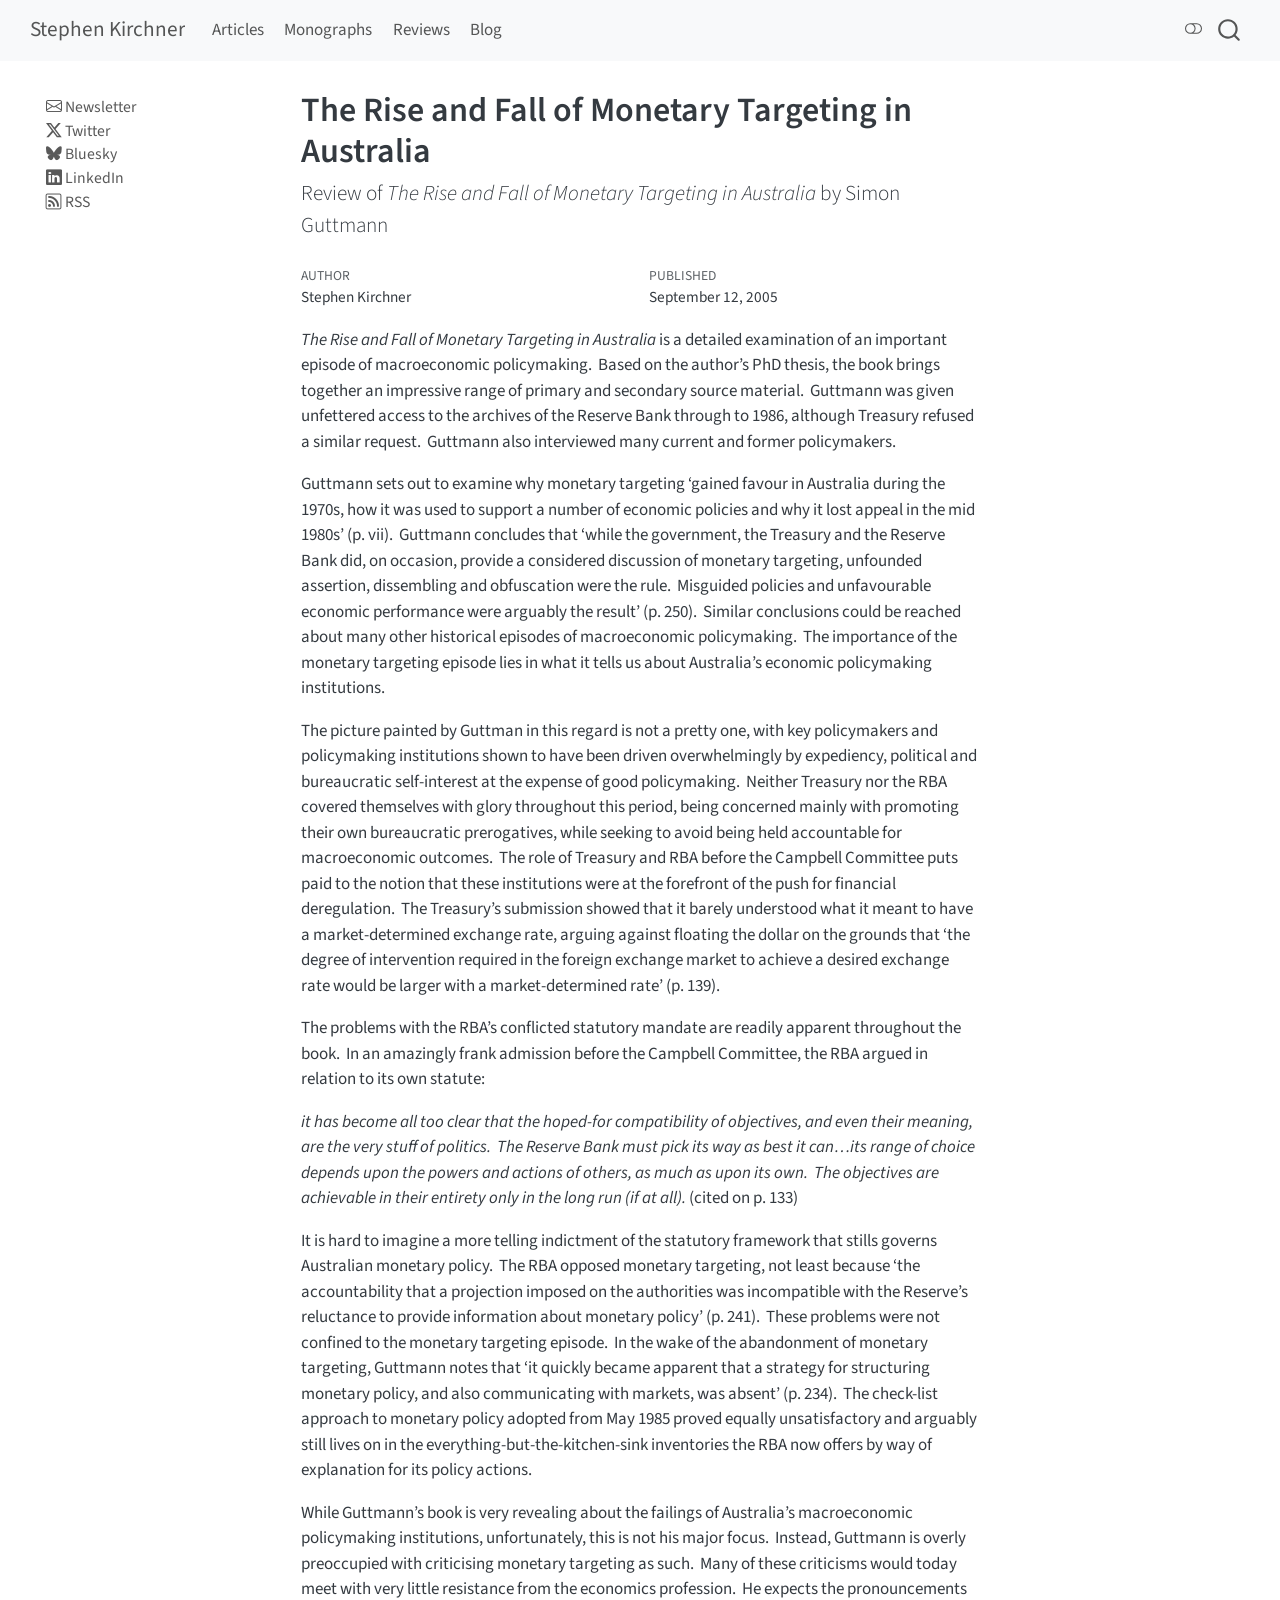
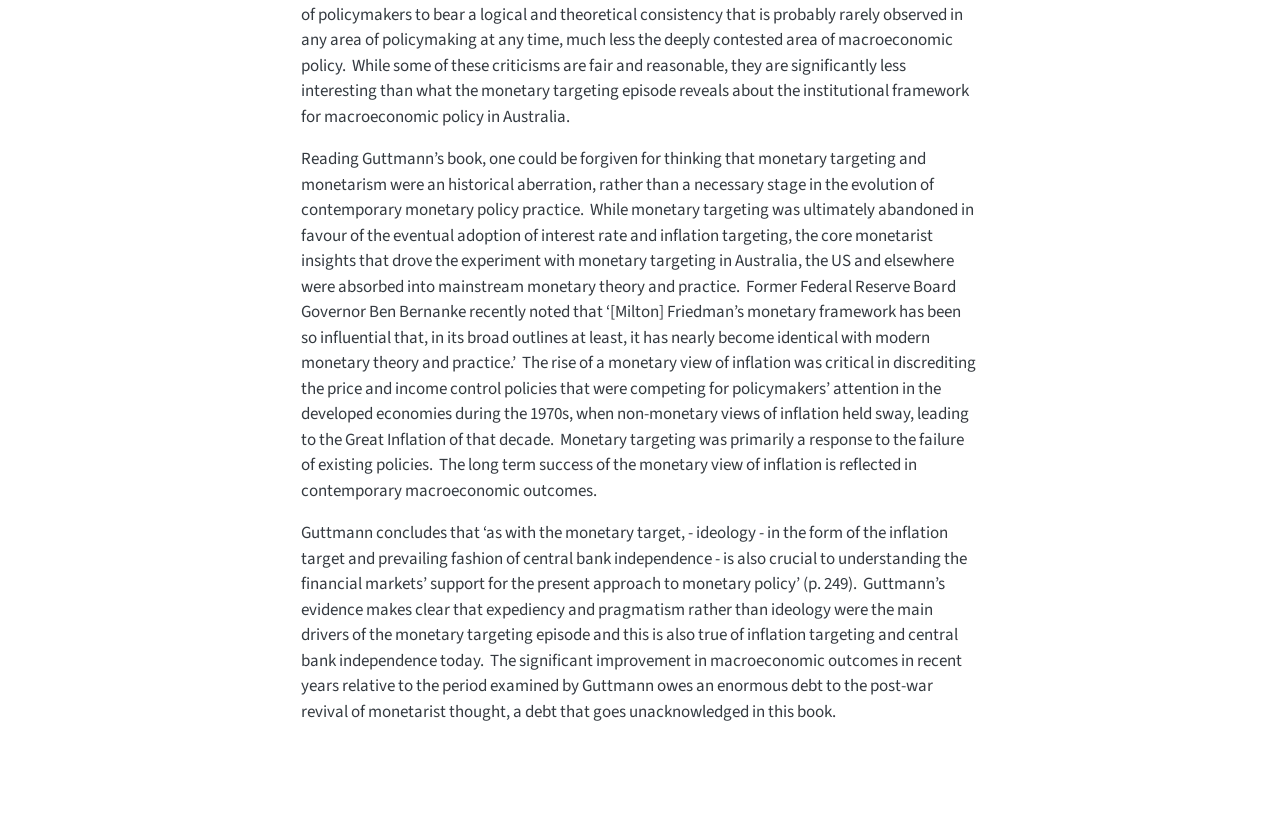
<file: reviews/rise-and-fall-of-monetary-targeting.html>
<!DOCTYPE html>
<html xmlns="http://www.w3.org/1999/xhtml" lang="en" xml:lang="en"><head>

<meta charset="utf-8">
<meta name="generator" content="quarto-1.10.18">

<meta name="viewport" content="width=device-width, initial-scale=1.0, user-scalable=yes">

<meta name="author" content="Stephen Kirchner">
<meta name="dcterms.date" content="2005-09-12">

<title>The Rise and Fall of Monetary Targeting in Australia – Stephen Kirchner</title>
<style>
/* Default styles provided by pandoc.
** See https://pandoc.org/MANUAL.html#variables-for-html for config info.
*/
span.smallcaps{font-variant: small-caps;}
div.columns{display: flex; gap: 1.5em;}
div.column{flex: auto;}
@media screen {
div.columns{gap: min(4vw, 1.5em);}
div.column{overflow-x: auto;}
}
div.hanging-indent{margin-left: 1.5em; text-indent: -1.5em;}
ul.task-list{list-style: none;}
ul.task-list li input[type="checkbox"] {
  width: 0.8em;
  margin: 0 0.8em 0.2em -1em; /* quarto-specific, see https://github.com/quarto-dev/quarto-cli/issues/4556 */ 
  vertical-align: middle;
}
</style>


<script src="../site_libs/quarto-nav/quarto-nav.js"></script>
<script src="../site_libs/quarto-nav/headroom.min.js"></script>
<script src="../site_libs/clipboard/clipboard.min.js"></script>
<script src="../site_libs/quarto-search/autocomplete.umd.js"></script>
<script src="../site_libs/quarto-search/fuse.min.js"></script>
<script src="../site_libs/quarto-search/quarto-search.js"></script>
<meta name="quarto:offset" content="../">
<script src="../site_libs/quarto-html/quarto.js" type="module"></script>
<script src="../site_libs/quarto-html/tabsets/tabsets.js" type="module"></script>
<script src="../site_libs/quarto-html/popper.min.js"></script>
<script src="../site_libs/quarto-html/tippy.umd.min.js"></script>
<script src="../site_libs/quarto-html/anchor.min.js"></script>
<link href="../site_libs/quarto-html/tippy.css" rel="stylesheet">
<link href="../site_libs/quarto-html/quarto-syntax-highlighting-64a204ab8560d761af7679ceaba22944.css" rel="stylesheet" class="quarto-color-scheme" id="quarto-text-highlighting-styles">
<link href="../site_libs/quarto-html/quarto-syntax-highlighting-dark-b85bc7c33db8c58e0ec93c3465666fed.css" rel="stylesheet" class="quarto-color-scheme quarto-color-alternate" id="quarto-text-highlighting-styles">
<link href="../site_libs/quarto-html/quarto-syntax-highlighting-64a204ab8560d761af7679ceaba22944.css" rel="stylesheet" class="quarto-color-scheme-extra" id="quarto-text-highlighting-styles">
<script src="../site_libs/bootstrap/bootstrap.min.js"></script>
<link href="../site_libs/bootstrap/bootstrap-icons.css" rel="stylesheet">
<link href="../site_libs/bootstrap/bootstrap-172ba59bd5e0b52282274ba0c0cc16fc.min.css" rel="stylesheet" append-hash="true" class="quarto-color-scheme" id="quarto-bootstrap" data-mode="light">
<link href="../site_libs/bootstrap/bootstrap-dark-8b348f4b4b74a528bf910da1e8c5139e.min.css" rel="stylesheet" append-hash="true" class="quarto-color-scheme quarto-color-alternate" id="quarto-bootstrap" data-mode="dark">
<link href="../site_libs/bootstrap/bootstrap-172ba59bd5e0b52282274ba0c0cc16fc.min.css" rel="stylesheet" append-hash="true" class="quarto-color-scheme-extra" id="quarto-bootstrap" data-mode="light">
<script id="quarto-search-options" type="application/json">{
  "location": "navbar",
  "copy-button": false,
  "collapse-after": 3,
  "panel-placement": "end",
  "type": "overlay",
  "limit": 50,
  "keyboard-shortcut": [
    "f",
    "/",
    "s"
  ],
  "show-item-context": false,
  "language": {
    "search-no-results-text": "No results",
    "search-matching-documents-text": "matching documents",
    "search-copy-link-title": "Copy link to search",
    "search-hide-matches-text": "Hide additional matches",
    "search-more-match-text": "more match in this document",
    "search-more-matches-text": "more matches in this document",
    "search-clear-button-title": "Clear",
    "search-text-placeholder": "",
    "search-detached-cancel-button-title": "Cancel",
    "search-submit-button-title": "Submit",
    "search-label": "Search"
  }
}</script>


<link rel="stylesheet" href="../styles.css">
</head>

<body class="nav-sidebar floating nav-fixed quarto-light"><script id="quarto-html-before-body" type="application/javascript">
    const toggleBodyColorMode = (bsSheetEl) => {
      const mode = bsSheetEl.getAttribute("data-mode");
      const bodyEl = window.document.querySelector("body");
      if (mode === "dark") {
        bodyEl.classList.add("quarto-dark");
        bodyEl.classList.remove("quarto-light");
      } else {
        bodyEl.classList.add("quarto-light");
        bodyEl.classList.remove("quarto-dark");
      }
    }
    const toggleBodyColorPrimary = () => {
      const bsSheetEl = window.document.querySelector("link#quarto-bootstrap:not([rel=disabled-stylesheet])");
      if (bsSheetEl) {
        toggleBodyColorMode(bsSheetEl);
      }
    }
    const setColorSchemeToggle = (alternate) => {
      const toggles = window.document.querySelectorAll('.quarto-color-scheme-toggle');
      for (let i=0; i < toggles.length; i++) {
        const toggle = toggles[i];
        if (toggle) {
          if (alternate) {
            toggle.classList.add("alternate");
          } else {
            toggle.classList.remove("alternate");
          }
        }
      }
    };
    const toggleColorMode = (alternate) => {
      // Switch the stylesheets
      const primaryStylesheets = window.document.querySelectorAll('link.quarto-color-scheme:not(.quarto-color-alternate)');
      const alternateStylesheets = window.document.querySelectorAll('link.quarto-color-scheme.quarto-color-alternate');
      manageTransitions('#quarto-margin-sidebar .nav-link', false);
      if (alternate) {
        // note: dark is layered on light, we don't disable primary!
        enableStylesheet(alternateStylesheets);
        for (const sheetNode of alternateStylesheets) {
          if (sheetNode.id === "quarto-bootstrap") {
            toggleBodyColorMode(sheetNode);
          }
        }
      } else {
        disableStylesheet(alternateStylesheets);
        enableStylesheet(primaryStylesheets)
        toggleBodyColorPrimary();
      }
      manageTransitions('#quarto-margin-sidebar .nav-link', true);
      // Switch the toggles
      setColorSchemeToggle(alternate)
      // Hack to workaround the fact that safari doesn't
      // properly recolor the scrollbar when toggling (#1455)
      if (navigator.userAgent.indexOf('Safari') > 0 && navigator.userAgent.indexOf('Chrome') == -1) {
        manageTransitions("body", false);
        window.scrollTo(0, 1);
        setTimeout(() => {
          window.scrollTo(0, 0);
          manageTransitions("body", true);
        }, 40);
      }
    }
    const disableStylesheet = (stylesheets) => {
      for (let i=0; i < stylesheets.length; i++) {
        const stylesheet = stylesheets[i];
        stylesheet.rel = 'disabled-stylesheet';
      }
    }
    const enableStylesheet = (stylesheets) => {
      for (let i=0; i < stylesheets.length; i++) {
        const stylesheet = stylesheets[i];
        if(stylesheet.rel !== 'stylesheet') { // for Chrome, which will still FOUC without this check
          stylesheet.rel = 'stylesheet';
        }
      }
    }
    const manageTransitions = (selector, allowTransitions) => {
      const els = window.document.querySelectorAll(selector);
      for (let i=0; i < els.length; i++) {
        const el = els[i];
        if (allowTransitions) {
          el.classList.remove('notransition');
        } else {
          el.classList.add('notransition');
        }
      }
    }
    const isFileUrl = () => {
      return window.location.protocol === 'file:';
    }
    const hasAlternateSentinel = () => {
      let styleSentinel = getColorSchemeSentinel();
      if (styleSentinel !== null) {
        return styleSentinel === "alternate";
      } else {
        return false;
      }
    }
    const setStyleSentinel = (alternate) => {
      const value = alternate ? "alternate" : "default";
      if (!isFileUrl()) {
        window.localStorage.setItem("quarto-color-scheme", value);
      } else {
        localAlternateSentinel = value;
      }
    }
    const getColorSchemeSentinel = () => {
      if (!isFileUrl()) {
        const storageValue = window.localStorage.getItem("quarto-color-scheme");
        return storageValue != null ? storageValue : localAlternateSentinel;
      } else {
        return localAlternateSentinel;
      }
    }
    const toggleGiscusIfUsed = (isAlternate, darkModeDefault) => {
      const baseTheme = document.querySelector('#giscus-base-theme')?.value ?? 'light';
      const alternateTheme = document.querySelector('#giscus-alt-theme')?.value ?? 'dark';
      let newTheme = '';
      if(authorPrefersDark) {
        newTheme = isAlternate ? baseTheme : alternateTheme;
      } else {
        newTheme = isAlternate ? alternateTheme : baseTheme;
      }
      const changeGiscusTheme = () => {
        // From: https://github.com/giscus/giscus/issues/336
        const sendMessage = (message) => {
          const iframe = document.querySelector('iframe.giscus-frame');
          if (!iframe) return;
          iframe.contentWindow.postMessage({ giscus: message }, 'https://giscus.app');
        }
        sendMessage({
          setConfig: {
            theme: newTheme
          }
        });
      }
      const isGiscussLoaded = window.document.querySelector('iframe.giscus-frame') !== null;
      if (isGiscussLoaded) {
        changeGiscusTheme();
      }
    };
    const authorPrefersDark = false;
    const darkModeDefault = authorPrefersDark;
      document.querySelector('link#quarto-text-highlighting-styles.quarto-color-scheme-extra').rel = 'disabled-stylesheet';
      document.querySelector('link#quarto-bootstrap.quarto-color-scheme-extra').rel = 'disabled-stylesheet';
    let localAlternateSentinel = darkModeDefault ? 'alternate' : 'default';
    // Dark / light mode switch
    window.quartoToggleColorScheme = () => {
      // Read the current dark / light value
      let toAlternate = !hasAlternateSentinel();
      toggleColorMode(toAlternate);
      setStyleSentinel(toAlternate);
      toggleGiscusIfUsed(toAlternate, darkModeDefault);
      window.dispatchEvent(new Event('resize'));
    };
    // Switch to dark mode if need be
    if (hasAlternateSentinel()) {
      toggleColorMode(true);
    } else {
      toggleColorMode(false);
    }
  </script>

<div id="quarto-search-results"></div>
  <header id="quarto-header" class="headroom fixed-top">
    <nav class="navbar navbar-expand-lg " data-bs-theme="dark">
      <div class="navbar-container container-fluid">
      <div class="navbar-brand-container mx-auto">
    <a class="navbar-brand" href="../index.html">
    <span class="navbar-title">Stephen Kirchner</span>
    </a>
  </div>
            <div id="quarto-search" class="" title="Search"></div>
          <button class="navbar-toggler" type="button" data-bs-toggle="collapse" data-bs-target="#navbarCollapse" aria-controls="navbarCollapse" role="menu" aria-expanded="false" aria-label="Toggle navigation" onclick="if (window.quartoToggleHeadroom) { window.quartoToggleHeadroom(); }">
  <span class="navbar-toggler-icon"></span>
</button>
          <div class="collapse navbar-collapse" id="navbarCollapse">
            <ul class="navbar-nav navbar-nav-scroll me-auto">
  <li class="nav-item">
    <a class="nav-link" href="../articles.html"> 
<span class="menu-text">Articles</span></a>
  </li>  
  <li class="nav-item">
    <a class="nav-link" href="../monographs.html"> 
<span class="menu-text">Monographs</span></a>
  </li>  
  <li class="nav-item">
    <a class="nav-link" href="../reviews.html"> 
<span class="menu-text">Reviews</span></a>
  </li>  
  <li class="nav-item">
    <a class="nav-link" href="../blog.html"> 
<span class="menu-text">Blog</span></a>
  </li>  
</ul>
          </div> <!-- /navcollapse -->
            <div class="quarto-navbar-tools">
  <a href="" class="quarto-color-scheme-toggle quarto-navigation-tool  px-1" onclick="window.quartoToggleColorScheme(); return false;" title="Toggle dark mode"><i class="bi"></i></a>
</div>
      </div> <!-- /container-fluid -->
    </nav>
  <nav class="quarto-secondary-nav">
    <div class="container-fluid d-flex">
      <button type="button" class="quarto-btn-toggle btn" data-bs-toggle="collapse" role="button" data-bs-target=".quarto-sidebar-collapse-item" aria-controls="quarto-sidebar" aria-expanded="false" aria-label="Toggle sidebar navigation" onclick="if (window.quartoToggleHeadroom) { window.quartoToggleHeadroom(); }">
        <i class="bi bi-layout-text-sidebar-reverse"></i>
      </button>
        <nav class="quarto-page-breadcrumbs" aria-label="breadcrumb"><ol class="breadcrumb"><li class="breadcrumb-item">The Rise and Fall of Monetary Targeting in Australia</li></ol></nav>
        <a class="flex-grow-1" role="navigation" data-bs-toggle="collapse" data-bs-target=".quarto-sidebar-collapse-item" aria-controls="quarto-sidebar" aria-expanded="false" aria-label="Toggle sidebar navigation" onclick="if (window.quartoToggleHeadroom) { window.quartoToggleHeadroom(); }">      
        </a>
    </div>
  </nav>
</header>
<!-- content -->
<div id="quarto-content" class="quarto-container page-columns page-rows-contents page-layout-article page-navbar">
<!-- sidebar -->
  <nav id="quarto-sidebar" class="sidebar collapse collapse-horizontal quarto-sidebar-collapse-item sidebar-navigation floating overflow-auto">
    <div class="sidebar-menu-container"> 
    <ul class="list-unstyled mt-1">
        <li class="sidebar-item">
  <div class="sidebar-item-container"> 
  <a href="https://stephenkirchner.substack.com" class="sidebar-item-text sidebar-link"><i class="bi bi-envelope" role="img">
</i> 
 <span class="menu-text">Newsletter</span></a>
  </div>
</li>
        <li class="sidebar-item">
  <div class="sidebar-item-container"> 
  <a href="https://x.com/insteconomics" class="sidebar-item-text sidebar-link"><i class="bi bi-twitter-x" role="img">
</i> 
 <span class="menu-text">Twitter</span></a>
  </div>
</li>
        <li class="sidebar-item">
  <div class="sidebar-item-container"> 
  <a href="https://bsky.app/profile/insteconomics.bsky.social" class="sidebar-item-text sidebar-link"><i class="bi bi-bluesky" role="img">
</i> 
 <span class="menu-text">Bluesky</span></a>
  </div>
</li>
        <li class="sidebar-item">
  <div class="sidebar-item-container"> 
  <a href="https://www.linkedin.com/in/stephen-kirchner-6533994a" class="sidebar-item-text sidebar-link"><i class="bi bi-linkedin" role="img">
</i> 
 <span class="menu-text">LinkedIn</span></a>
  </div>
</li>
        <li class="sidebar-item">
  <div class="sidebar-item-container"> 
  <a href="../blog.xml" class="sidebar-item-text sidebar-link"><i class="bi bi-rss" role="img">
</i> 
 <span class="menu-text">RSS</span></a>
  </div>
</li>
    </ul>
    </div>
</nav>
<div id="quarto-sidebar-glass" class="quarto-sidebar-collapse-item" data-bs-toggle="collapse" data-bs-target=".quarto-sidebar-collapse-item"></div>
<!-- margin-sidebar -->
    <div id="quarto-margin-sidebar" class="sidebar margin-sidebar zindex-bottom">
        
    </div>
<!-- main -->
<main class="content" id="quarto-document-content">


<header id="title-block-header" class="quarto-title-block default">
<div class="quarto-title">
<h1 class="title">The Rise and Fall of Monetary Targeting in Australia</h1>
<p class="subtitle lead">Review of <em>The Rise and Fall of Monetary Targeting in Australia</em> by Simon Guttmann</p>
</div>



<div class="quarto-title-meta">

    <div>
    <div class="quarto-title-meta-heading">Author</div>
    <div class="quarto-title-meta-contents">
             <p>Stephen Kirchner </p>
          </div>
  </div>
    
    <div>
    <div class="quarto-title-meta-heading">Published</div>
    <div class="quarto-title-meta-contents">
      <p class="date">September 12, 2005</p>
    </div>
  </div>
  
    
  </div>
  


</header>


<p><em>The Rise and Fall of Monetary Targeting in Australia</em> is a detailed examination of an important episode of macroeconomic policymaking.&nbsp; Based on the author’s PhD thesis, the book brings together an impressive range of primary and secondary source material.&nbsp; Guttmann was given unfettered access to the archives of the Reserve Bank through to 1986, although Treasury refused a similar request.&nbsp; Guttmann also interviewed many current and former policymakers.</p>
<p>Guttmann sets out to examine why monetary targeting ‘gained favour in Australia during the 1970s, how it was used to support a number of economic policies and why it lost appeal in the mid 1980s’ (p.&nbsp;vii).&nbsp; Guttmann concludes that ‘while the government, the Treasury and the Reserve Bank did, on occasion, provide a considered discussion of monetary targeting, unfounded assertion, dissembling and obfuscation were the rule.&nbsp; Misguided policies and unfavourable economic performance were arguably the result’ (p.&nbsp;250).&nbsp; Similar conclusions could be reached about many other historical episodes of macroeconomic policymaking.&nbsp; The importance of the monetary targeting episode lies in what it tells us about Australia’s economic policymaking institutions.&nbsp;</p>
<p>The picture painted by Guttman in this regard is not a pretty one, with key policymakers and policymaking institutions shown to have been driven overwhelmingly by expediency, political and bureaucratic self-interest at the expense of good policymaking.&nbsp; Neither Treasury nor the RBA covered themselves with glory throughout this period, being concerned mainly with promoting their own bureaucratic prerogatives, while seeking to avoid being held accountable for macroeconomic outcomes.&nbsp; The role of Treasury and RBA before the Campbell Committee puts paid to the notion that these institutions were at the forefront of the push for financial deregulation.&nbsp; The Treasury’s submission showed that it barely understood what it meant to have a market-determined exchange rate, arguing against floating the dollar on the grounds that ‘the degree of intervention required in the foreign exchange market to achieve a desired exchange rate would be larger with a market-determined rate’ (p.&nbsp;139).&nbsp;</p>
<p>The problems with the RBA’s conflicted statutory mandate are readily apparent throughout the book.&nbsp; In an amazingly frank admission before the Campbell Committee, the RBA argued in relation to its own statute:</p>
<p><em>it has become all too clear that the hoped-for compatibility of objectives, and even their meaning, are the very stuff of politics.&nbsp; The Reserve Bank must pick its way as best it can…its range of choice depends upon the powers and actions of others, as much as upon its own.&nbsp; The objectives are achievable in their entirety only in the long run (if at all).</em> (cited on p.&nbsp;133)</p>
<p>It is hard to imagine a more telling indictment of the statutory framework that stills governs Australian monetary policy.&nbsp; The RBA opposed monetary targeting, not least because ‘the accountability that a projection imposed on the authorities was incompatible with the Reserve’s reluctance to provide information about monetary policy’ (p.&nbsp;241).&nbsp; These problems were not confined to the monetary targeting episode.&nbsp; In the wake of the abandonment of monetary targeting, Guttmann notes that ‘it quickly became apparent that a strategy for structuring monetary policy, and also communicating with markets, was absent’ (p.&nbsp;234).&nbsp; The check-list approach to monetary policy adopted from May 1985 proved equally unsatisfactory and arguably still lives on in the everything-but-the-kitchen-sink inventories the RBA now offers by way of explanation for its policy actions.</p>
<p>While Guttmann’s book is very revealing about the failings of Australia’s macroeconomic policymaking institutions, unfortunately, this is not his major focus.&nbsp; Instead, Guttmann is overly preoccupied with criticising monetary targeting as such.&nbsp; Many of these criticisms would today meet with very little resistance from the economics profession.&nbsp; He expects the pronouncements of policymakers to bear a logical and theoretical consistency that is probably rarely observed in any area of policymaking at any time, much less the deeply contested area of macroeconomic policy.&nbsp; While some of these criticisms are fair and reasonable, they are significantly less interesting than what the monetary targeting episode reveals about the institutional framework for macroeconomic policy in Australia.&nbsp;</p>
<p>Reading Guttmann’s book, one could be forgiven for thinking that monetary targeting and monetarism were an historical aberration, rather than a necessary stage in the evolution of contemporary monetary policy practice.&nbsp; While monetary targeting was ultimately abandoned in favour of the eventual adoption of interest rate and inflation targeting, the core monetarist insights that drove the experiment with monetary targeting in Australia, the US and elsewhere were absorbed into mainstream monetary theory and practice.&nbsp; Former Federal Reserve Board Governor Ben Bernanke recently noted that ‘[Milton] Friedman’s monetary framework has been so influential that, in its broad outlines at least, it has nearly become identical with modern monetary theory and practice.’&nbsp; The rise of a monetary view of inflation was critical in discrediting the price and income control policies that were competing for policymakers’ attention in the developed economies during the 1970s, when non-monetary views of inflation held sway, leading to the Great Inflation of that decade.&nbsp; Monetary targeting was primarily a response to the failure of existing policies.&nbsp; The long term success of the monetary view of inflation is reflected in contemporary macroeconomic outcomes.</p>
<p>Guttmann concludes that ‘as with the monetary target, - ideology - in the form of the inflation target and prevailing fashion of central bank independence - is also crucial to understanding the financial markets’ support for the present approach to monetary policy’ (p.&nbsp;249).&nbsp; Guttmann’s evidence makes clear that expediency and pragmatism rather than ideology were the main drivers of the monetary targeting episode and this is also true of inflation targeting and central bank independence today.&nbsp; The significant improvement in macroeconomic outcomes in recent years relative to the period examined by Guttmann owes an enormous debt to the post-war revival of monetarist thought, a debt that goes unacknowledged in this book.</p>



</main> <!-- /main -->
<script id="quarto-html-after-body" type="application/javascript">
  window.document.addEventListener("DOMContentLoaded", function (event) {
    // Ensure there is a toggle, if there isn't float one in the top right
    if (window.document.querySelector('.quarto-color-scheme-toggle') === null) {
      const a = window.document.createElement('a');
      a.classList.add('top-right');
      a.classList.add('quarto-color-scheme-toggle');
      a.href = "";
      a.onclick = function() { try { window.quartoToggleColorScheme(); } catch {} return false; };
      const i = window.document.createElement("i");
      i.classList.add('bi');
      a.appendChild(i);
      window.document.body.appendChild(a);
    }
    setColorSchemeToggle(hasAlternateSentinel())
    const icon = "";
    const anchorJS = new window.AnchorJS();
    anchorJS.options = {
      placement: 'right',
      icon: icon
    };
    anchorJS.add('.anchored');
    const isCodeAnnotation = (el) => {
      for (const clz of el.classList) {
        if (clz.startsWith('code-annotation-')) {                     
          return true;
        }
      }
      return false;
    }
    const onCopySuccess = function(e) {
      // button target
      const button = e.trigger;
      // don't keep focus
      button.blur();
      // flash "checked"
      button.classList.add('code-copy-button-checked');
      var currentTitle = button.getAttribute("title");
      button.setAttribute("title", "Copied!");
      let tooltip;
      if (window.bootstrap) {
        button.setAttribute("data-bs-toggle", "tooltip");
        button.setAttribute("data-bs-placement", "left");
        button.setAttribute("data-bs-title", "Copied!");
        tooltip = new bootstrap.Tooltip(button, 
          { trigger: "manual", 
            customClass: "code-copy-button-tooltip",
            offset: [0, -8]});
        tooltip.show();    
      }
      setTimeout(function() {
        if (tooltip) {
          tooltip.hide();
          button.removeAttribute("data-bs-title");
          button.removeAttribute("data-bs-toggle");
          button.removeAttribute("data-bs-placement");
        }
        button.setAttribute("title", currentTitle);
        button.classList.remove('code-copy-button-checked');
      }, 1000);
      // clear code selection
      e.clearSelection();
    }
    const getTextToCopy = function(trigger) {
      const outerScaffold = trigger.parentElement.cloneNode(true);
      const codeEl = outerScaffold.querySelector('code');
      for (const childEl of codeEl.children) {
        if (isCodeAnnotation(childEl)) {
          childEl.remove();
        }
      }
      return codeEl.innerText;
    }
    const clipboard = new window.ClipboardJS('.code-copy-button:not([data-in-quarto-modal])', {
      text: getTextToCopy
    });
    clipboard.on('success', onCopySuccess);
    if (window.document.getElementById('quarto-embedded-source-code-modal')) {
      const clipboardModal = new window.ClipboardJS('.code-copy-button[data-in-quarto-modal]', {
        text: getTextToCopy,
        container: window.document.getElementById('quarto-embedded-source-code-modal')
      });
      clipboardModal.on('success', onCopySuccess);
    }
      var localhostRegex = new RegExp(/^(?:http|https):\/\/localhost\:?[0-9]*\//);
      var mailtoRegex = new RegExp(/^mailto:/);
        var filterRegex = new RegExp("https:\/\/stephenkirchner\.github\.io");
      var isInternal = (href) => {
          return filterRegex.test(href) || localhostRegex.test(href) || mailtoRegex.test(href);
      }
      // Inspect non-navigation links and adorn them if external
     var links = window.document.querySelectorAll('a[href]:not(.nav-link):not(.navbar-brand):not(.toc-action):not(.sidebar-link):not(.sidebar-item-toggle):not(.pagination-link):not(.no-external):not([aria-hidden]):not(.dropdown-item):not(.quarto-navigation-tool):not(.about-link)');
      for (var i=0; i<links.length; i++) {
        const link = links[i];
        if (!isInternal(link.href)) {
          // undo the damage that might have been done by quarto-nav.js in the case of
          // links that we want to consider external
          if (link.dataset.originalHref !== undefined) {
            link.href = link.dataset.originalHref;
          }
        }
      }
    function tippyHover(el, contentFn, onTriggerFn, onUntriggerFn) {
      const config = {
        allowHTML: true,
        maxWidth: 500,
        delay: 100,
        arrow: false,
        appendTo: function(el) {
            return el.parentElement;
        },
        interactive: true,
        interactiveBorder: 10,
        theme: 'quarto',
        placement: 'bottom-start',
      };
      if (contentFn) {
        config.content = contentFn;
      }
      if (onTriggerFn) {
        config.onTrigger = onTriggerFn;
      }
      if (onUntriggerFn) {
        config.onUntrigger = onUntriggerFn;
      }
      window.tippy(el, config); 
    }
    const noterefs = window.document.querySelectorAll('a[role="doc-noteref"]');
    for (var i=0; i<noterefs.length; i++) {
      const ref = noterefs[i];
      tippyHover(ref, function() {
        // use id or data attribute instead here
        let href = ref.getAttribute('data-footnote-href') || ref.getAttribute('href');
        try { href = new URL(href).hash; } catch {}
        const id = href.replace(/^#\/?/, "");
        const note = window.document.getElementById(id);
        if (note) {
          return note.innerHTML;
        } else {
          return "";
        }
      });
    }
    const xrefs = window.document.querySelectorAll('a.quarto-xref');
    const processXRef = (id, note) => {
      // Strip column container classes
      const stripColumnClz = (el) => {
        el.classList.remove("page-full", "page-columns");
        if (el.children) {
          for (const child of el.children) {
            stripColumnClz(child);
          }
        }
      }
      stripColumnClz(note)
      if (id === null || id.startsWith('sec-')) {
        // Special case sections, only their first couple elements
        const container = document.createElement("div");
        if (note.children && note.children.length > 2) {
          container.appendChild(note.children[0].cloneNode(true));
          for (let i = 1; i < note.children.length; i++) {
            const child = note.children[i];
            if (child.tagName === "P" && child.innerText === "") {
              continue;
            } else {
              container.appendChild(child.cloneNode(true));
              break;
            }
          }
          if (window.Quarto?.typesetMath) {
            window.Quarto.typesetMath(container);
          }
          return container.innerHTML
        } else {
          if (window.Quarto?.typesetMath) {
            window.Quarto.typesetMath(note);
          }
          return note.innerHTML;
        }
      } else {
        // Remove any anchor links if they are present
        const anchorLink = note.querySelector('a.anchorjs-link');
        if (anchorLink) {
          anchorLink.remove();
        }
        if (window.Quarto?.typesetMath) {
          window.Quarto.typesetMath(note);
        }
        if (note.classList.contains("callout")) {
          return note.outerHTML;
        } else {
          return note.innerHTML;
        }
      }
    }
    for (var i=0; i<xrefs.length; i++) {
      const xref = xrefs[i];
      tippyHover(xref, undefined, function(instance) {
        instance.disable();
        let url = xref.getAttribute('href');
        let hash = undefined; 
        if (url.startsWith('#')) {
          hash = url;
        } else {
          try { hash = new URL(url).hash; } catch {}
        }
        if (hash) {
          const id = hash.replace(/^#\/?/, "");
          const note = window.document.getElementById(id);
          if (note !== null) {
            try {
              const html = processXRef(id, note.cloneNode(true));
              instance.setContent(html);
            } finally {
              instance.enable();
              instance.show();
            }
          } else {
            // See if we can fetch this
            fetch(url.split('#')[0])
            .then(res => res.text())
            .then(html => {
              const parser = new DOMParser();
              const htmlDoc = parser.parseFromString(html, "text/html");
              const note = htmlDoc.getElementById(id);
              if (note !== null) {
                const html = processXRef(id, note);
                instance.setContent(html);
              } 
            }).finally(() => {
              instance.enable();
              instance.show();
            });
          }
        } else {
          // See if we can fetch a full url (with no hash to target)
          // This is a special case and we should probably do some content thinning / targeting
          fetch(url)
          .then(res => res.text())
          .then(html => {
            const parser = new DOMParser();
            const htmlDoc = parser.parseFromString(html, "text/html");
            const note = htmlDoc.querySelector('main.content');
            if (note !== null) {
              // This should only happen for chapter cross references
              // (since there is no id in the URL)
              // remove the first header
              if (note.children.length > 0 && note.children[0].tagName === "HEADER") {
                note.children[0].remove();
              }
              const html = processXRef(null, note);
              instance.setContent(html);
            } 
          }).finally(() => {
            instance.enable();
            instance.show();
          });
        }
      }, function(instance) {
      });
    }
        let selectedAnnoteEl;
        const selectorForAnnotation = ( cell, annotation) => {
          let cellAttr = 'data-code-cell="' + cell + '"';
          let lineAttr = 'data-code-annotation="' +  annotation + '"';
          const selector = 'span[' + cellAttr + '][' + lineAttr + ']';
          return selector;
        }
        const selectCodeLines = (annoteEl) => {
          const doc = window.document;
          const targetCell = annoteEl.getAttribute("data-target-cell");
          const targetAnnotation = annoteEl.getAttribute("data-target-annotation");
          const annoteSpan = window.document.querySelector(selectorForAnnotation(targetCell, targetAnnotation));
          const lines = annoteSpan.getAttribute("data-code-lines").split(",");
          const lineIds = lines.map((line) => {
            return targetCell + "-" + line;
          })
          let top = null;
          let height = null;
          let parent = null;
          if (lineIds.length > 0) {
              //compute the position of the single el (top and bottom and make a div)
              const el = window.document.getElementById(lineIds[0]);
              top = el.offsetTop;
              height = el.offsetHeight;
              parent = el.parentElement.parentElement;
            if (lineIds.length > 1) {
              const lastEl = window.document.getElementById(lineIds[lineIds.length - 1]);
              const bottom = lastEl.offsetTop + lastEl.offsetHeight;
              height = bottom - top;
            }
            if (top !== null && height !== null && parent !== null) {
              // cook up a div (if necessary) and position it 
              let div = window.document.getElementById("code-annotation-line-highlight");
              if (div === null) {
                div = window.document.createElement("div");
                div.setAttribute("id", "code-annotation-line-highlight");
                div.style.position = 'absolute';
                parent.appendChild(div);
              }
              div.style.top = top - 2 + "px";
              div.style.height = height + 4 + "px";
              div.style.left = 0;
              let gutterDiv = window.document.getElementById("code-annotation-line-highlight-gutter");
              if (gutterDiv === null) {
                gutterDiv = window.document.createElement("div");
                gutterDiv.setAttribute("id", "code-annotation-line-highlight-gutter");
                gutterDiv.style.position = 'absolute';
                const codeCell = window.document.getElementById(targetCell);
                const gutter = codeCell.querySelector('.code-annotation-gutter');
                gutter.appendChild(gutterDiv);
              }
              gutterDiv.style.top = top - 2 + "px";
              gutterDiv.style.height = height + 4 + "px";
            }
            selectedAnnoteEl = annoteEl;
          }
        };
        const unselectCodeLines = () => {
          const elementsIds = ["code-annotation-line-highlight", "code-annotation-line-highlight-gutter"];
          elementsIds.forEach((elId) => {
            const div = window.document.getElementById(elId);
            if (div) {
              div.remove();
            }
          });
          selectedAnnoteEl = undefined;
        };
          // Handle positioning of the toggle
      window.addEventListener(
        "resize",
        throttle(() => {
          elRect = undefined;
          if (selectedAnnoteEl) {
            selectCodeLines(selectedAnnoteEl);
          }
        }, 10)
      );
      function throttle(fn, ms) {
      let throttle = false;
      let timer;
        return (...args) => {
          if(!throttle) { // first call gets through
              fn.apply(this, args);
              throttle = true;
          } else { // all the others get throttled
              if(timer) clearTimeout(timer); // cancel #2
              timer = setTimeout(() => {
                fn.apply(this, args);
                timer = throttle = false;
              }, ms);
          }
        };
      }
        // Attach click handler to the DT
        const annoteDls = window.document.querySelectorAll('dt[data-target-cell]');
        for (const annoteDlNode of annoteDls) {
          annoteDlNode.addEventListener('click', (event) => {
            const clickedEl = event.target;
            if (clickedEl !== selectedAnnoteEl) {
              unselectCodeLines();
              const activeEl = window.document.querySelector('dt[data-target-cell].code-annotation-active');
              if (activeEl) {
                activeEl.classList.remove('code-annotation-active');
              }
              selectCodeLines(clickedEl);
              clickedEl.classList.add('code-annotation-active');
            } else {
              // Unselect the line
              unselectCodeLines();
              clickedEl.classList.remove('code-annotation-active');
            }
          });
        }
    const findCites = (el) => {
      const parentEl = el.parentElement;
      if (parentEl) {
        const cites = parentEl.dataset.cites;
        if (cites) {
          return {
            el,
            cites: cites.split(' ')
          };
        } else {
          return findCites(el.parentElement)
        }
      } else {
        return undefined;
      }
    };
    var bibliorefs = window.document.querySelectorAll('a[role="doc-biblioref"]');
    for (var i=0; i<bibliorefs.length; i++) {
      const ref = bibliorefs[i];
      const citeInfo = findCites(ref);
      if (citeInfo) {
        tippyHover(citeInfo.el, function() {
          var popup = window.document.createElement('div');
          citeInfo.cites.forEach(function(cite) {
            var citeDiv = window.document.createElement('div');
            citeDiv.classList.add('hanging-indent');
            citeDiv.classList.add('csl-entry');
            var biblioDiv = window.document.getElementById('ref-' + cite);
            if (biblioDiv) {
              citeDiv.innerHTML = biblioDiv.innerHTML;
            }
            popup.appendChild(citeDiv);
          });
          return popup.innerHTML;
        });
      }
    }
  });
  </script>
</div> <!-- /content -->




</body></html>
</file>
<file: site_libs/quarto-html/tippy.css>
.tippy-box[data-animation=fade][data-state=hidden]{opacity:0}[data-tippy-root]{max-width:calc(100vw - 10px)}.tippy-box{position:relative;background-color:#333;color:#fff;border-radius:4px;font-size:14px;line-height:1.4;white-space:normal;outline:0;transition-property:transform,visibility,opacity}.tippy-box[data-placement^=top]>.tippy-arrow{bottom:0}.tippy-box[data-placement^=top]>.tippy-arrow:before{bottom:-7px;left:0;border-width:8px 8px 0;border-top-color:initial;transform-origin:center top}.tippy-box[data-placement^=bottom]>.tippy-arrow{top:0}.tippy-box[data-placement^=bottom]>.tippy-arrow:before{top:-7px;left:0;border-width:0 8px 8px;border-bottom-color:initial;transform-origin:center bottom}.tippy-box[data-placement^=left]>.tippy-arrow{right:0}.tippy-box[data-placement^=left]>.tippy-arrow:before{border-width:8px 0 8px 8px;border-left-color:initial;right:-7px;transform-origin:center left}.tippy-box[data-placement^=right]>.tippy-arrow{left:0}.tippy-box[data-placement^=right]>.tippy-arrow:before{left:-7px;border-width:8px 8px 8px 0;border-right-color:initial;transform-origin:center right}.tippy-box[data-inertia][data-state=visible]{transition-timing-function:cubic-bezier(.54,1.5,.38,1.11)}.tippy-arrow{width:16px;height:16px;color:#333}.tippy-arrow:before{content:"";position:absolute;border-color:transparent;border-style:solid}.tippy-content{position:relative;padding:5px 9px;z-index:1}
</file>
<file: site_libs/quarto-html/quarto-syntax-highlighting-64a204ab8560d761af7679ceaba22944.css>
/* quarto syntax highlight colors */
:root {
  --quarto-hl-ot-color: #003B4F;
  --quarto-hl-at-color: #657422;
  --quarto-hl-ss-color: #20794D;
  --quarto-hl-an-color: #5E5E5E;
  --quarto-hl-fu-color: #4758AB;
  --quarto-hl-st-color: #20794D;
  --quarto-hl-cf-color: #003B4F;
  --quarto-hl-op-color: #5E5E5E;
  --quarto-hl-er-color: #AD0000;
  --quarto-hl-bn-color: #AD0000;
  --quarto-hl-al-color: #AD0000;
  --quarto-hl-va-color: #111111;
  --quarto-hl-bu-color: inherit;
  --quarto-hl-ex-color: inherit;
  --quarto-hl-pp-color: #AD0000;
  --quarto-hl-in-color: #5E5E5E;
  --quarto-hl-vs-color: #20794D;
  --quarto-hl-wa-color: #5E5E5E;
  --quarto-hl-do-color: #5E5E5E;
  --quarto-hl-im-color: #00769E;
  --quarto-hl-ch-color: #20794D;
  --quarto-hl-dt-color: #AD0000;
  --quarto-hl-fl-color: #AD0000;
  --quarto-hl-co-color: #5E5E5E;
  --quarto-hl-cv-color: #5E5E5E;
  --quarto-hl-cn-color: #8f5902;
  --quarto-hl-sc-color: #5E5E5E;
  --quarto-hl-dv-color: #AD0000;
  --quarto-hl-kw-color: #003B4F;
}

/* other quarto variables */
:root {
  --quarto-font-monospace: SFMono-Regular, Menlo, Monaco, Consolas, "Liberation Mono", "Courier New", monospace;
}

/* syntax highlight based on Pandoc's rules */
pre > code.sourceCode > span {
  color: #003B4F;
}

code.sourceCode > span {
  color: #003B4F;
}

div.sourceCode,
div.sourceCode pre.sourceCode {
  color: #003B4F;
}

/* Normal */
code span {
  color: #003B4F;
}

/* Alert */
code span.al {
  color: #AD0000;
  font-style: inherit;
}

/* Annotation */
code span.an {
  color: #5E5E5E;
  font-style: inherit;
}

/* Attribute */
code span.at {
  color: #657422;
  font-style: inherit;
}

/* BaseN */
code span.bn {
  color: #AD0000;
  font-style: inherit;
}

/* BuiltIn */
code span.bu {
  font-style: inherit;
}

/* ControlFlow */
code span.cf {
  color: #003B4F;
  font-weight: bold;
  font-style: inherit;
}

/* Char */
code span.ch {
  color: #20794D;
  font-style: inherit;
}

/* Constant */
code span.cn {
  color: #8f5902;
  font-style: inherit;
}

/* Comment */
code span.co {
  color: #5E5E5E;
  font-style: inherit;
}

/* CommentVar */
code span.cv {
  color: #5E5E5E;
  font-style: italic;
}

/* Documentation */
code span.do {
  color: #5E5E5E;
  font-style: italic;
}

/* DataType */
code span.dt {
  color: #AD0000;
  font-style: inherit;
}

/* DecVal */
code span.dv {
  color: #AD0000;
  font-style: inherit;
}

/* Error */
code span.er {
  color: #AD0000;
  font-style: inherit;
}

/* Extension */
code span.ex {
  font-style: inherit;
}

/* Float */
code span.fl {
  color: #AD0000;
  font-style: inherit;
}

/* Function */
code span.fu {
  color: #4758AB;
  font-style: inherit;
}

/* Import */
code span.im {
  color: #00769E;
  font-style: inherit;
}

/* Information */
code span.in {
  color: #5E5E5E;
  font-style: inherit;
}

/* Keyword */
code span.kw {
  color: #003B4F;
  font-weight: bold;
  font-style: inherit;
}

/* Operator */
code span.op {
  color: #5E5E5E;
  font-style: inherit;
}

/* Other */
code span.ot {
  color: #003B4F;
  font-style: inherit;
}

/* Preprocessor */
code span.pp {
  color: #AD0000;
  font-style: inherit;
}

/* SpecialChar */
code span.sc {
  color: #5E5E5E;
  font-style: inherit;
}

/* SpecialString */
code span.ss {
  color: #20794D;
  font-style: inherit;
}

/* String */
code span.st {
  color: #20794D;
  font-style: inherit;
}

/* Variable */
code span.va {
  color: #111111;
  font-style: inherit;
}

/* VerbatimString */
code span.vs {
  color: #20794D;
  font-style: inherit;
}

/* Warning */
code span.wa {
  color: #5E5E5E;
  font-style: italic;
}

.prevent-inlining {
  content: "</";
}

/*# sourceMappingURL=9d8d5bb603a83b8298b89080a598c93b.css.map */
</file>
<file: site_libs/quarto-html/quarto-syntax-highlighting-dark-b85bc7c33db8c58e0ec93c3465666fed.css>
/* quarto syntax highlight colors */
:root {
  --quarto-hl-al-color: #f07178;
  --quarto-hl-an-color: #d4d0ab;
  --quarto-hl-at-color: #00e0e0;
  --quarto-hl-bn-color: #d4d0ab;
  --quarto-hl-bu-color: #abe338;
  --quarto-hl-ch-color: #abe338;
  --quarto-hl-co-color: #f8f8f2;
  --quarto-hl-cv-color: #ffd700;
  --quarto-hl-cn-color: #ffd700;
  --quarto-hl-cf-color: #ffa07a;
  --quarto-hl-dt-color: #ffa07a;
  --quarto-hl-dv-color: #d4d0ab;
  --quarto-hl-do-color: #f8f8f2;
  --quarto-hl-er-color: #f07178;
  --quarto-hl-ex-color: #00e0e0;
  --quarto-hl-fl-color: #d4d0ab;
  --quarto-hl-fu-color: #ffa07a;
  --quarto-hl-im-color: #abe338;
  --quarto-hl-in-color: #d4d0ab;
  --quarto-hl-kw-color: #ffa07a;
  --quarto-hl-op-color: #ffa07a;
  --quarto-hl-ot-color: #00e0e0;
  --quarto-hl-pp-color: #dcc6e0;
  --quarto-hl-re-color: #00e0e0;
  --quarto-hl-sc-color: #abe338;
  --quarto-hl-ss-color: #abe338;
  --quarto-hl-st-color: #abe338;
  --quarto-hl-va-color: #00e0e0;
  --quarto-hl-vs-color: #abe338;
  --quarto-hl-wa-color: #dcc6e0;
}

/* other quarto variables */
:root {
  --quarto-font-monospace: SFMono-Regular, Menlo, Monaco, Consolas, "Liberation Mono", "Courier New", monospace;
}

/* syntax highlight based on Pandoc's rules */
pre > code.sourceCode > span {
  color: #f8f8f2;
}

code.sourceCode > span {
  color: #f8f8f2;
}

div.sourceCode,
div.sourceCode pre.sourceCode {
  color: #f8f8f2;
}

/* Normal */
code span {
  color: #f8f8f2;
}

/* Alert */
code span.al {
  color: #f07178;
}

/* Annotation */
code span.an {
  color: #d4d0ab;
}

/* Attribute */
code span.at {
  color: #00e0e0;
}

/* BaseN */
code span.bn {
  color: #d4d0ab;
}

/* BuiltIn */
code span.bu {
  color: #abe338;
}

/* ControlFlow */
code span.cf {
  font-weight: bold;
  color: #ffa07a;
}

/* Char */
code span.ch {
  color: #abe338;
}

/* Constant */
code span.cn {
  color: #ffd700;
}

/* Comment */
code span.co {
  font-style: italic;
  color: #f8f8f2;
}

/* CommentVar */
code span.cv {
  color: #ffd700;
}

/* Documentation */
code span.do {
  color: #f8f8f2;
}

/* DataType */
code span.dt {
  color: #ffa07a;
}

/* DecVal */
code span.dv {
  color: #d4d0ab;
}

/* Error */
code span.er {
  color: #f07178;
  text-decoration: underline;
}

/* Extension */
code span.ex {
  font-weight: bold;
  color: #00e0e0;
}

/* Float */
code span.fl {
  color: #d4d0ab;
}

/* Function */
code span.fu {
  color: #ffa07a;
}

/* Import */
code span.im {
  color: #abe338;
}

/* Information */
code span.in {
  color: #d4d0ab;
}

/* Keyword */
code span.kw {
  font-weight: bold;
  color: #ffa07a;
}

/* Operator */
code span.op {
  color: #ffa07a;
}

/* Other */
code span.ot {
  color: #00e0e0;
}

/* Preprocessor */
code span.pp {
  color: #dcc6e0;
}

/* RegionMarker */
code span.re {
  background-color: #f8f8f2;
  color: #00e0e0;
}

/* SpecialChar */
code span.sc {
  color: #abe338;
}

/* SpecialString */
code span.ss {
  color: #abe338;
}

/* String */
code span.st {
  color: #abe338;
}

/* Variable */
code span.va {
  color: #00e0e0;
}

/* VerbatimString */
code span.vs {
  color: #abe338;
}

/* Warning */
code span.wa {
  color: #dcc6e0;
}

.prevent-inlining {
  content: "</";
}

/*# sourceMappingURL=4ed8f1090dec6531da29ab00902aa718.css.map */
</file>
<file: styles.css>
/* Articles page */
.pub-list { list-style: none; padding-left: 0; }
.pub-list li { margin-bottom: 0.6em; padding-left: 1.2em; text-indent: -1.2em; }
.pub-year { margin-top: 1.5em; border-bottom: 1px solid var(--bs-border-color); }
.pub-years { line-height: 1.8; }
</file>
